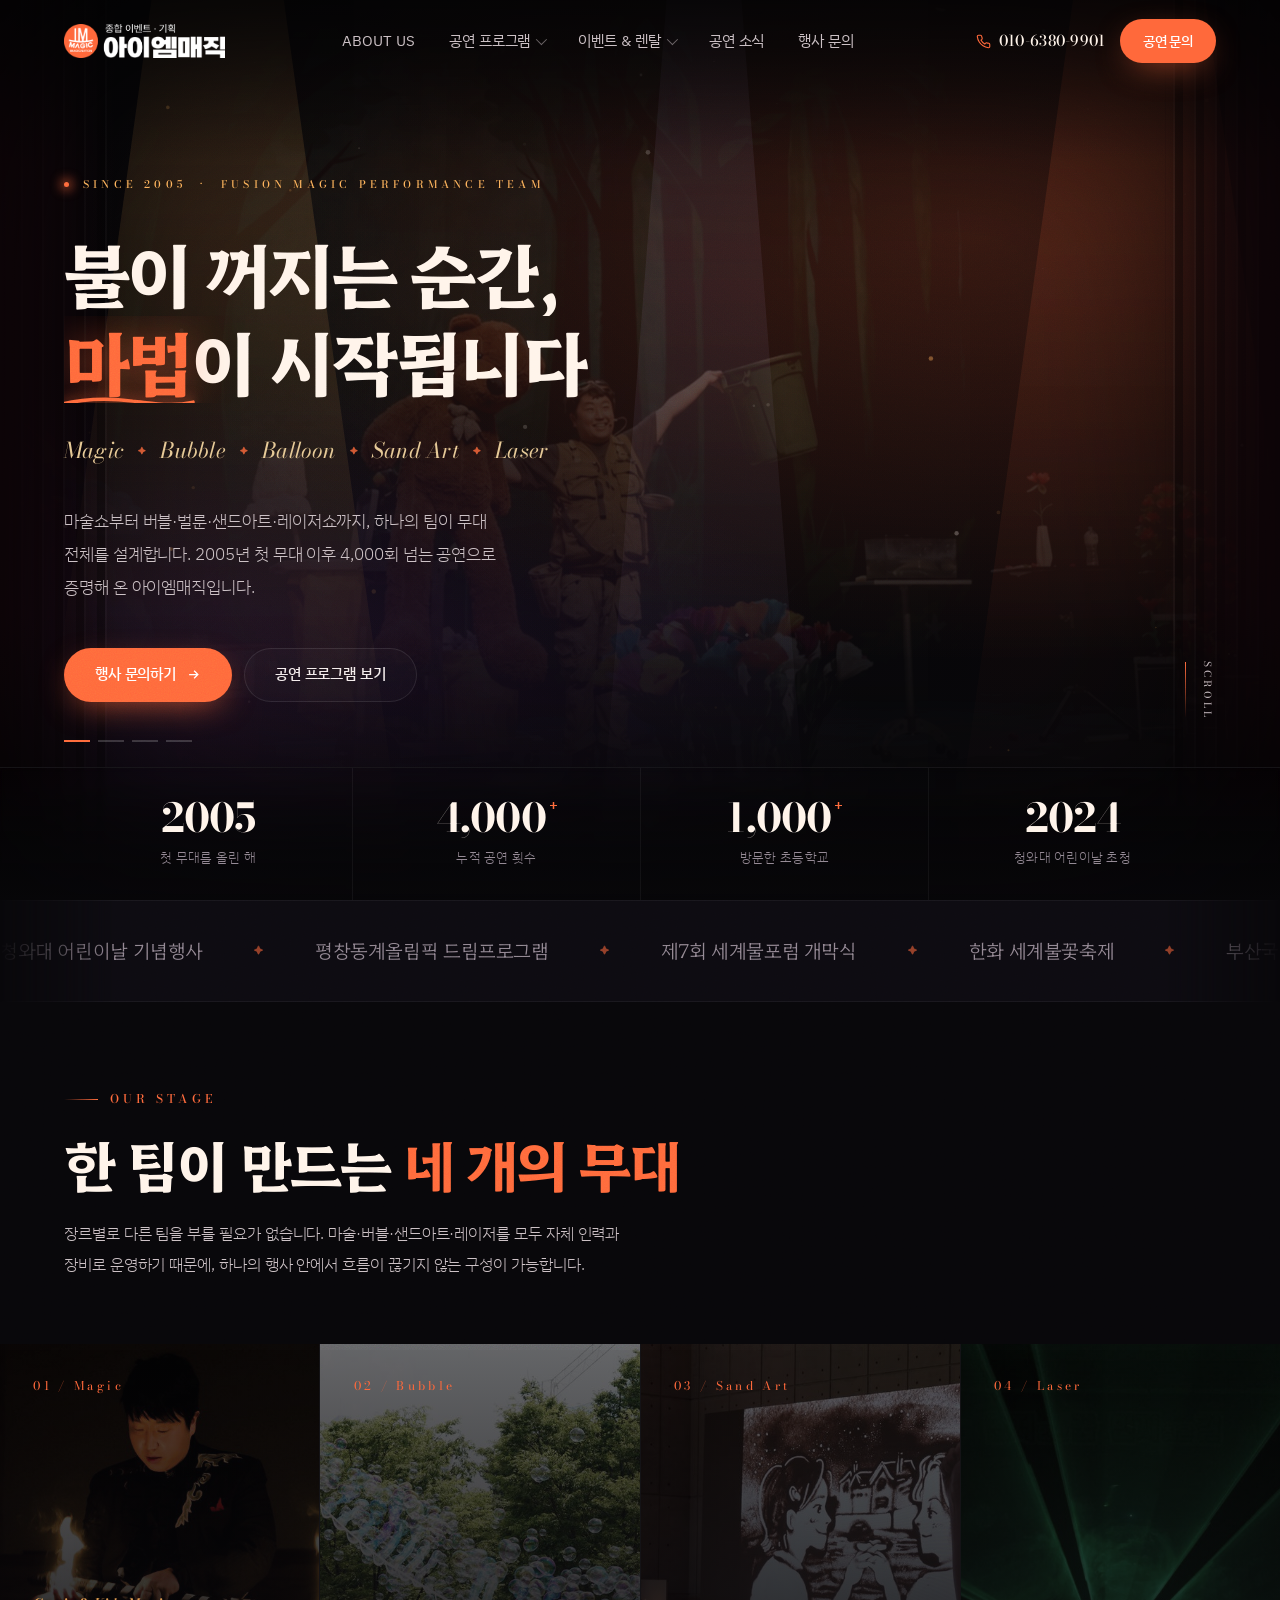
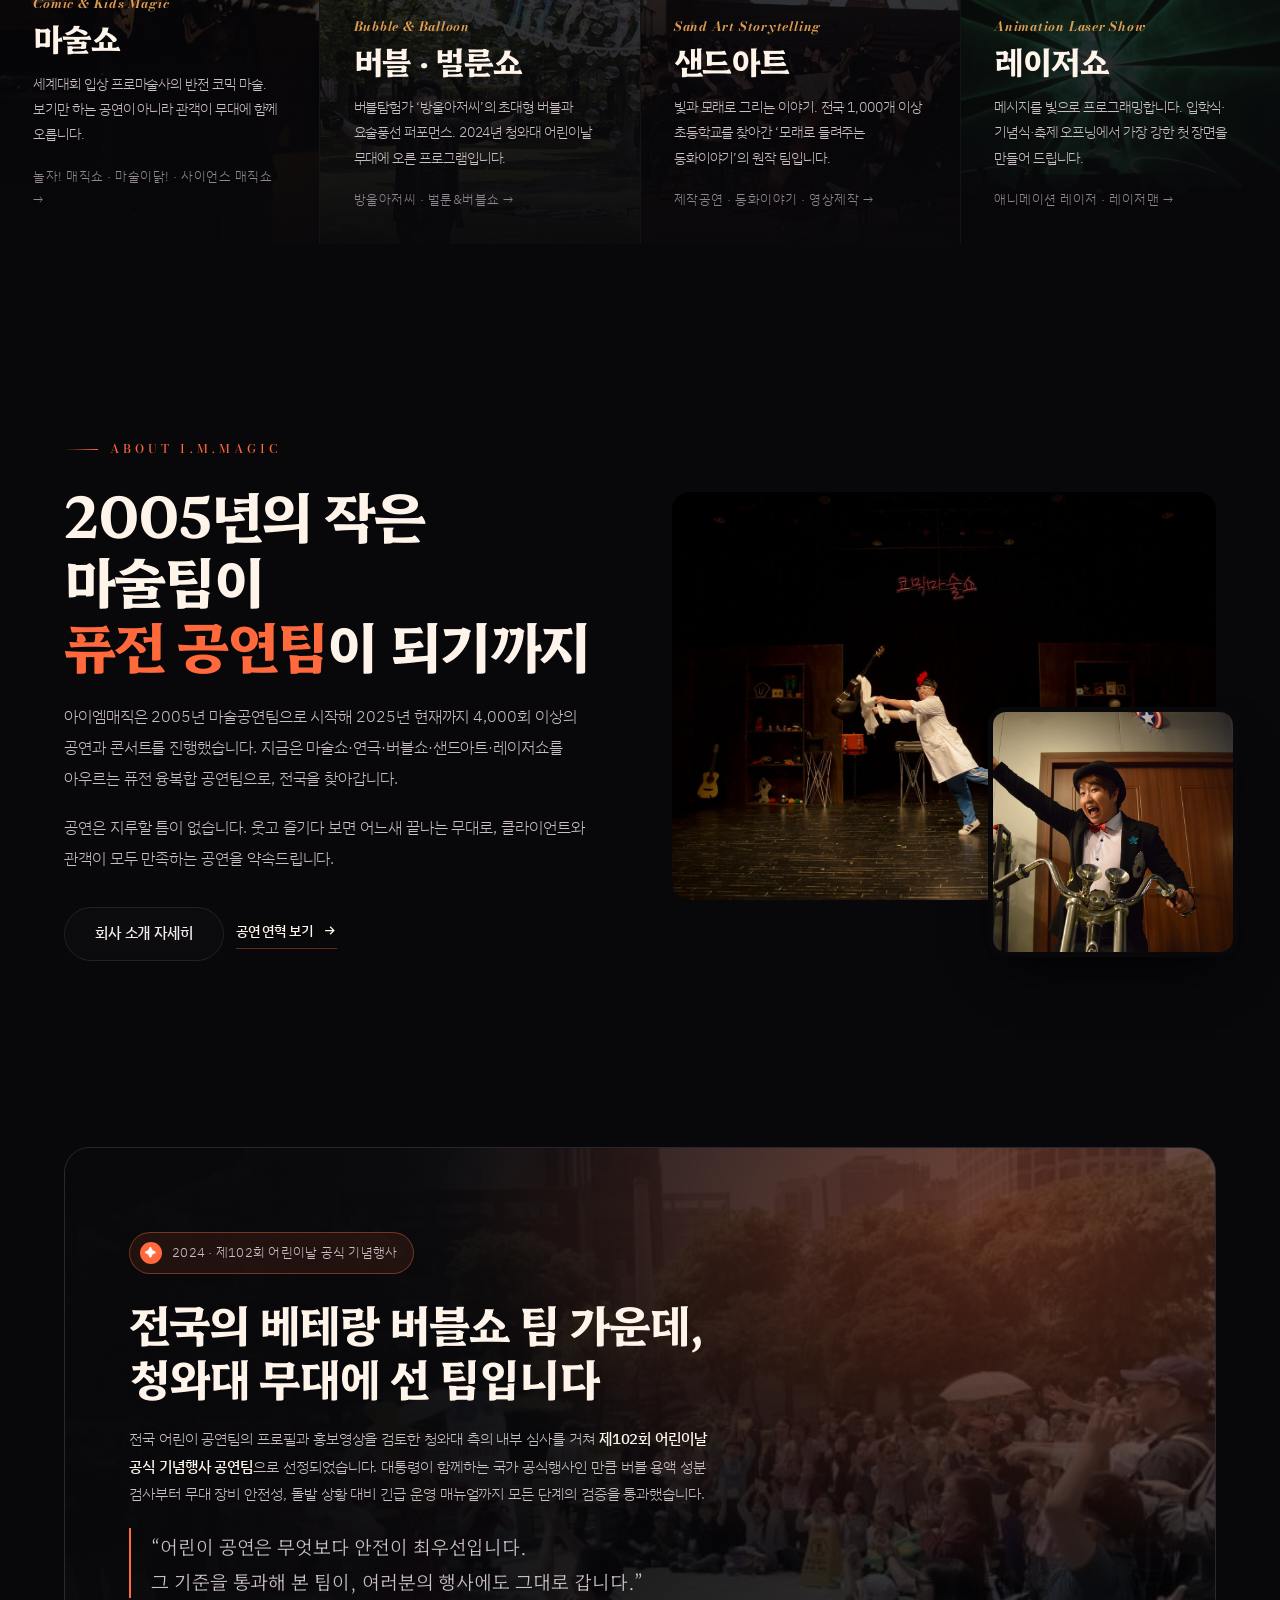
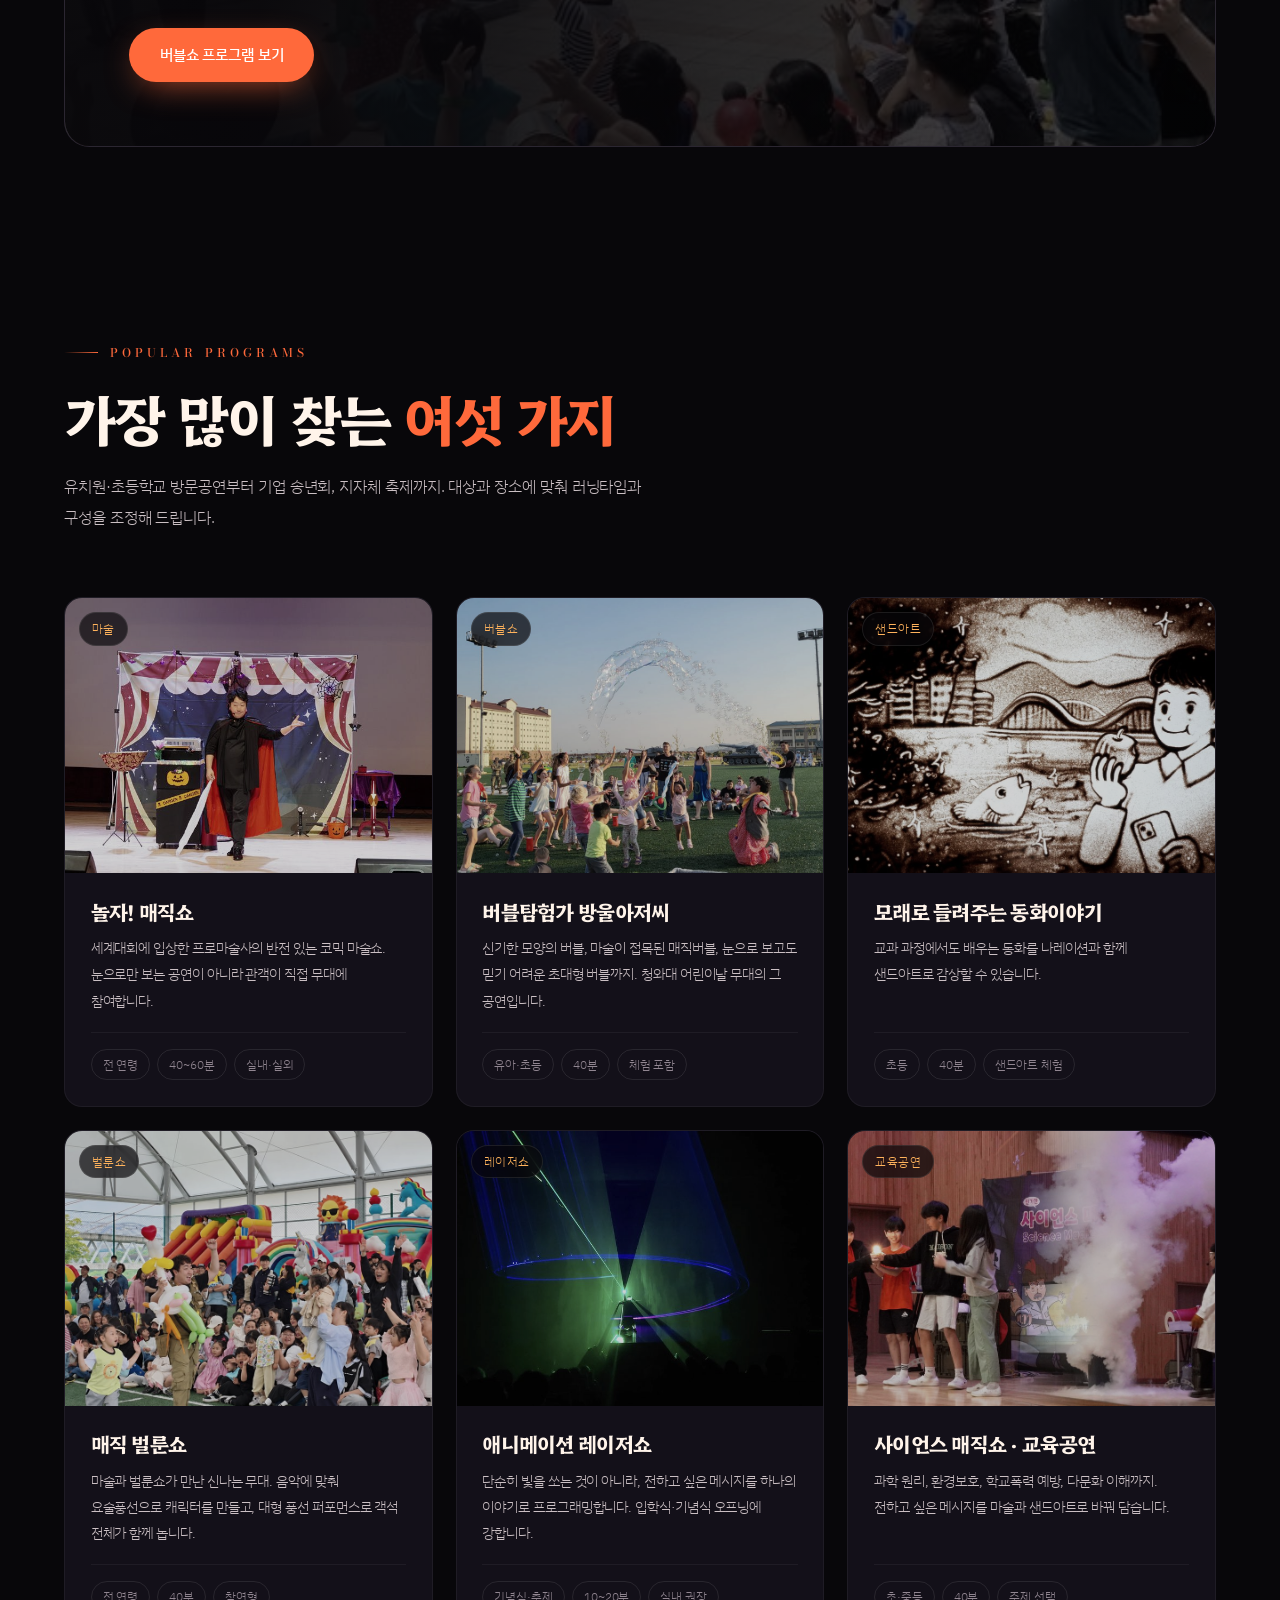
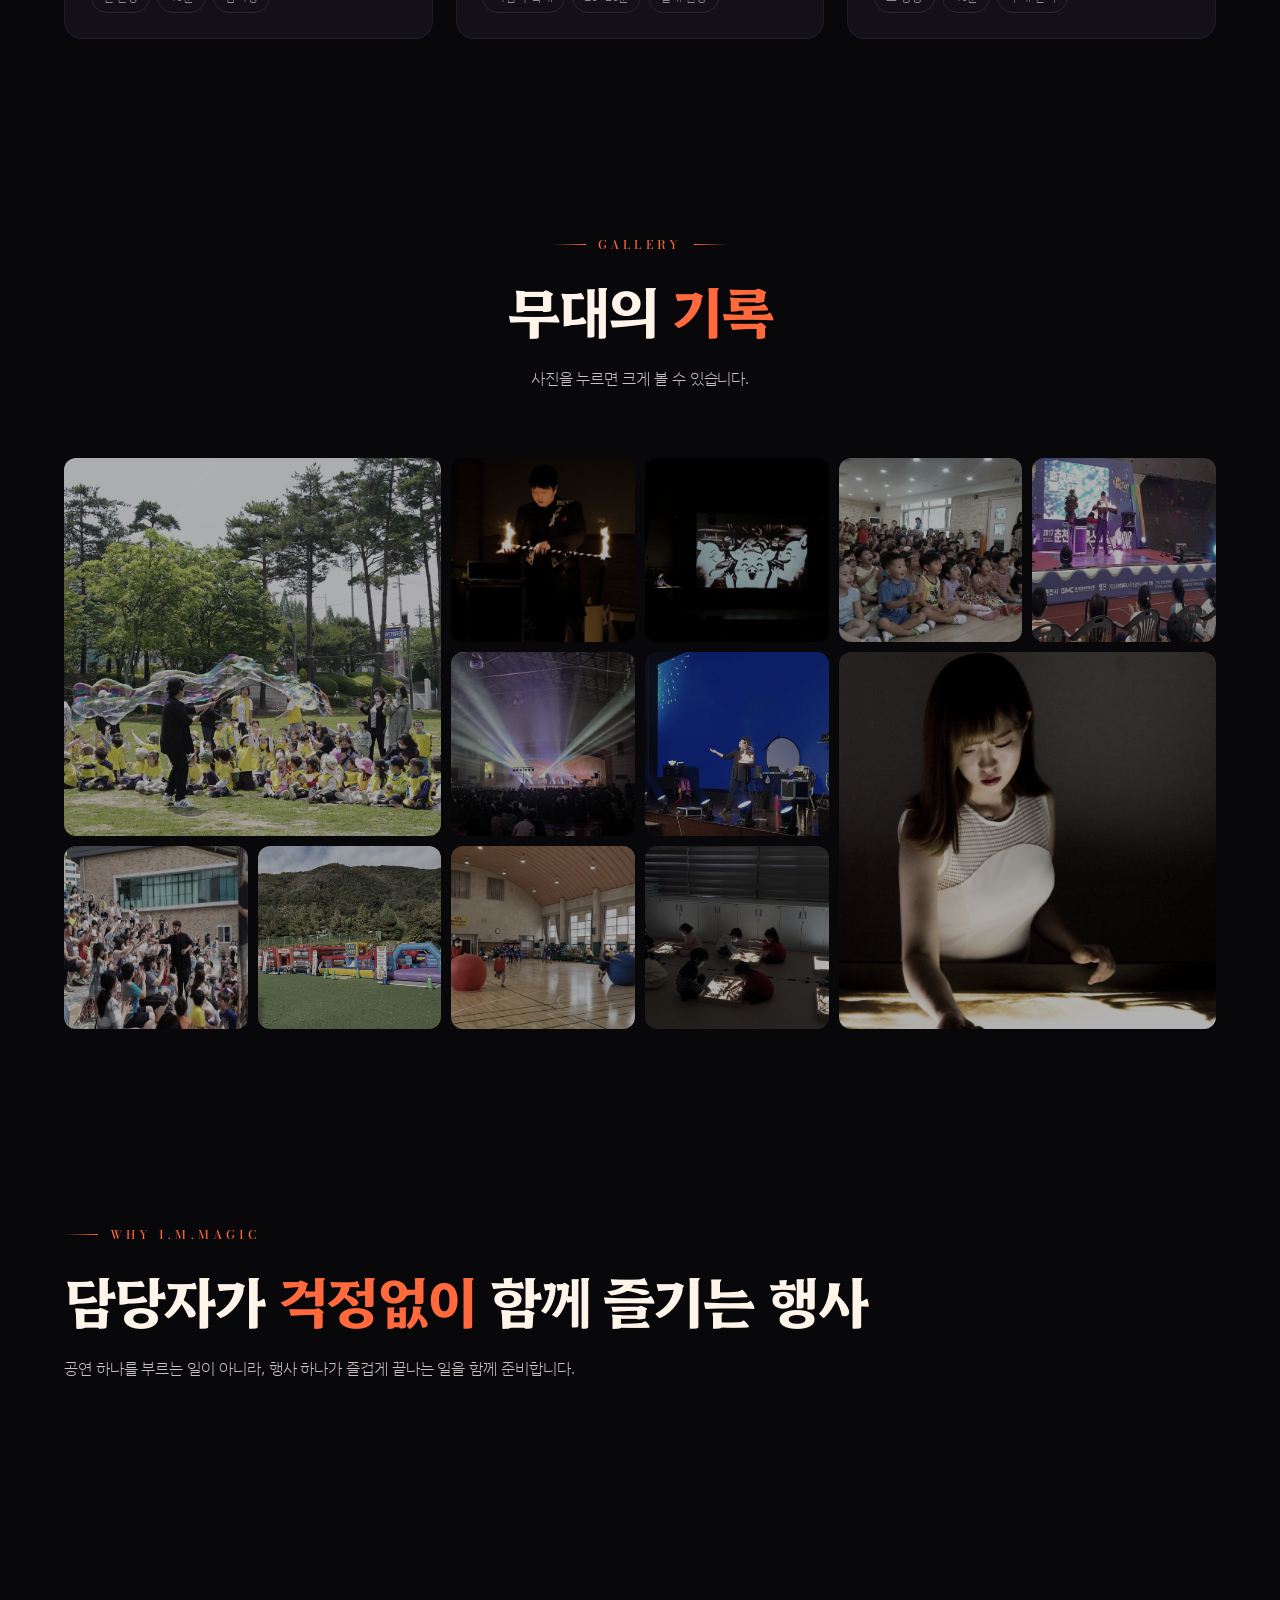
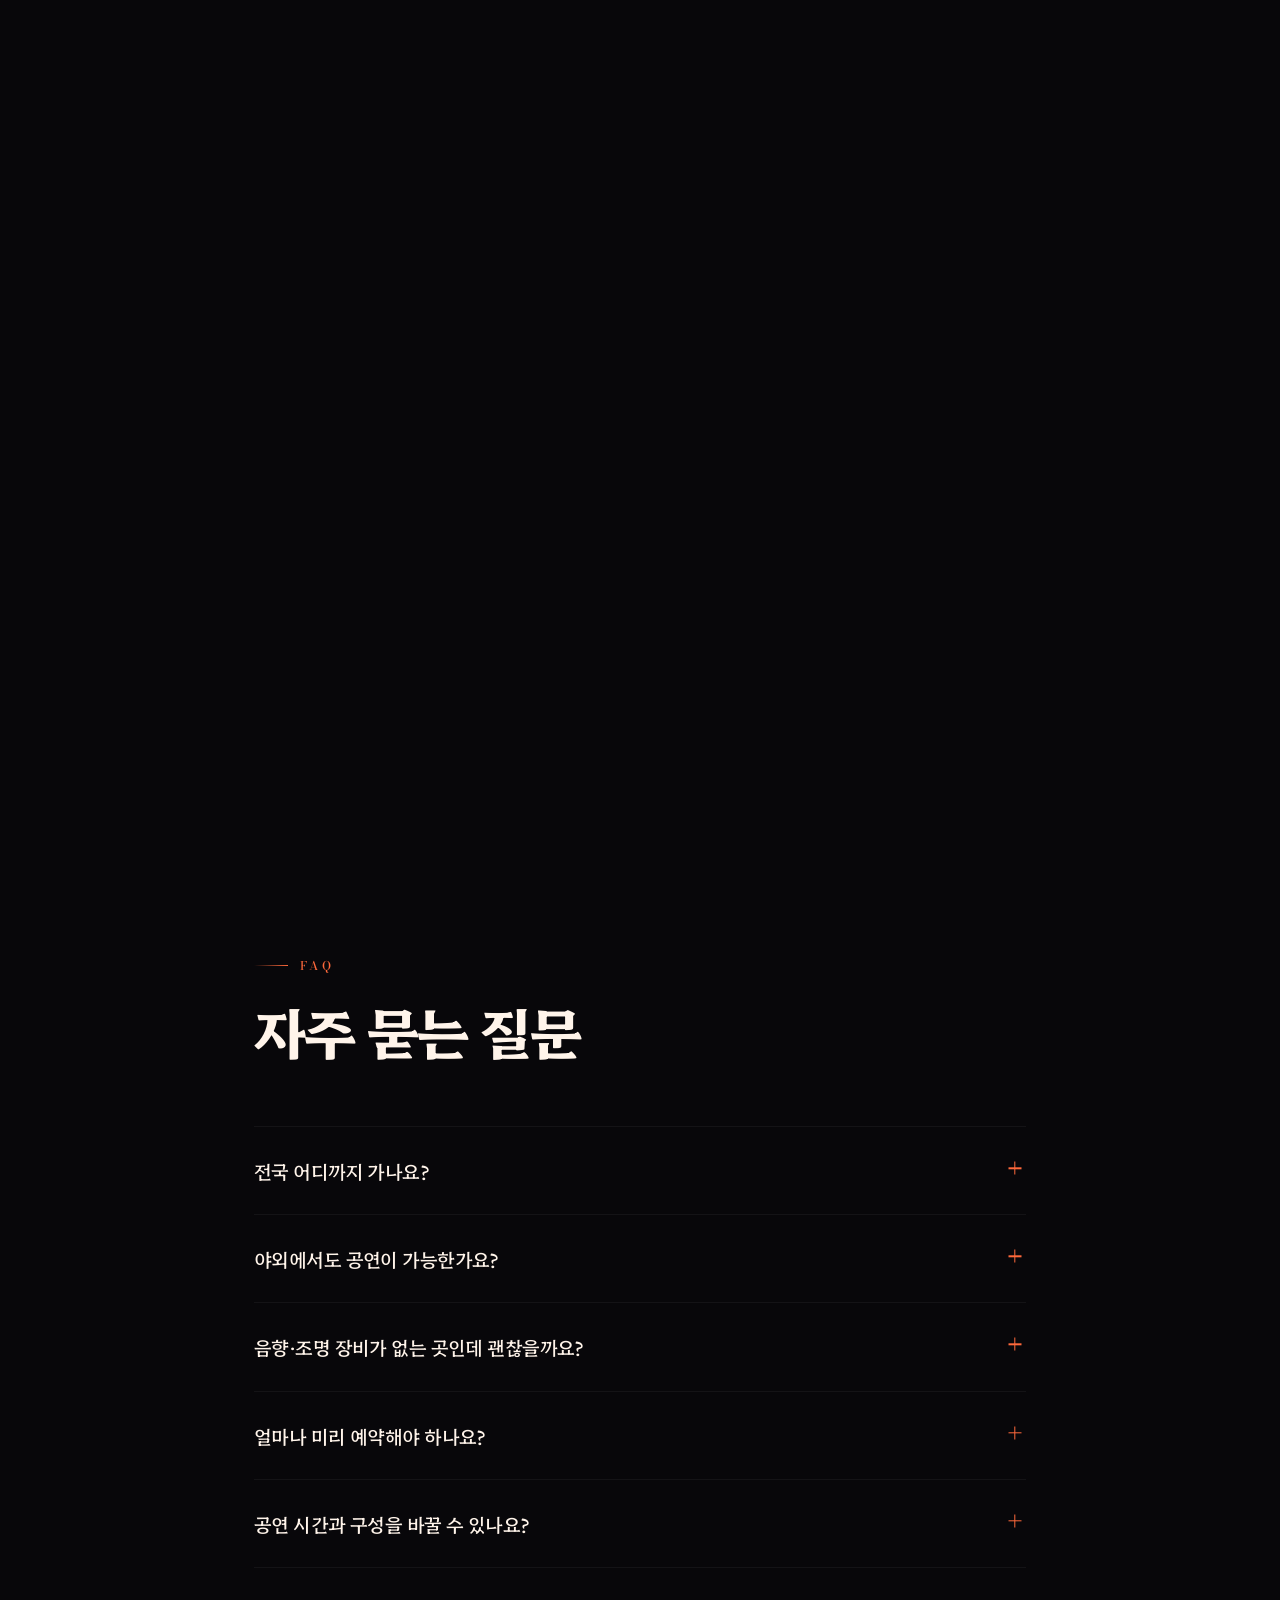
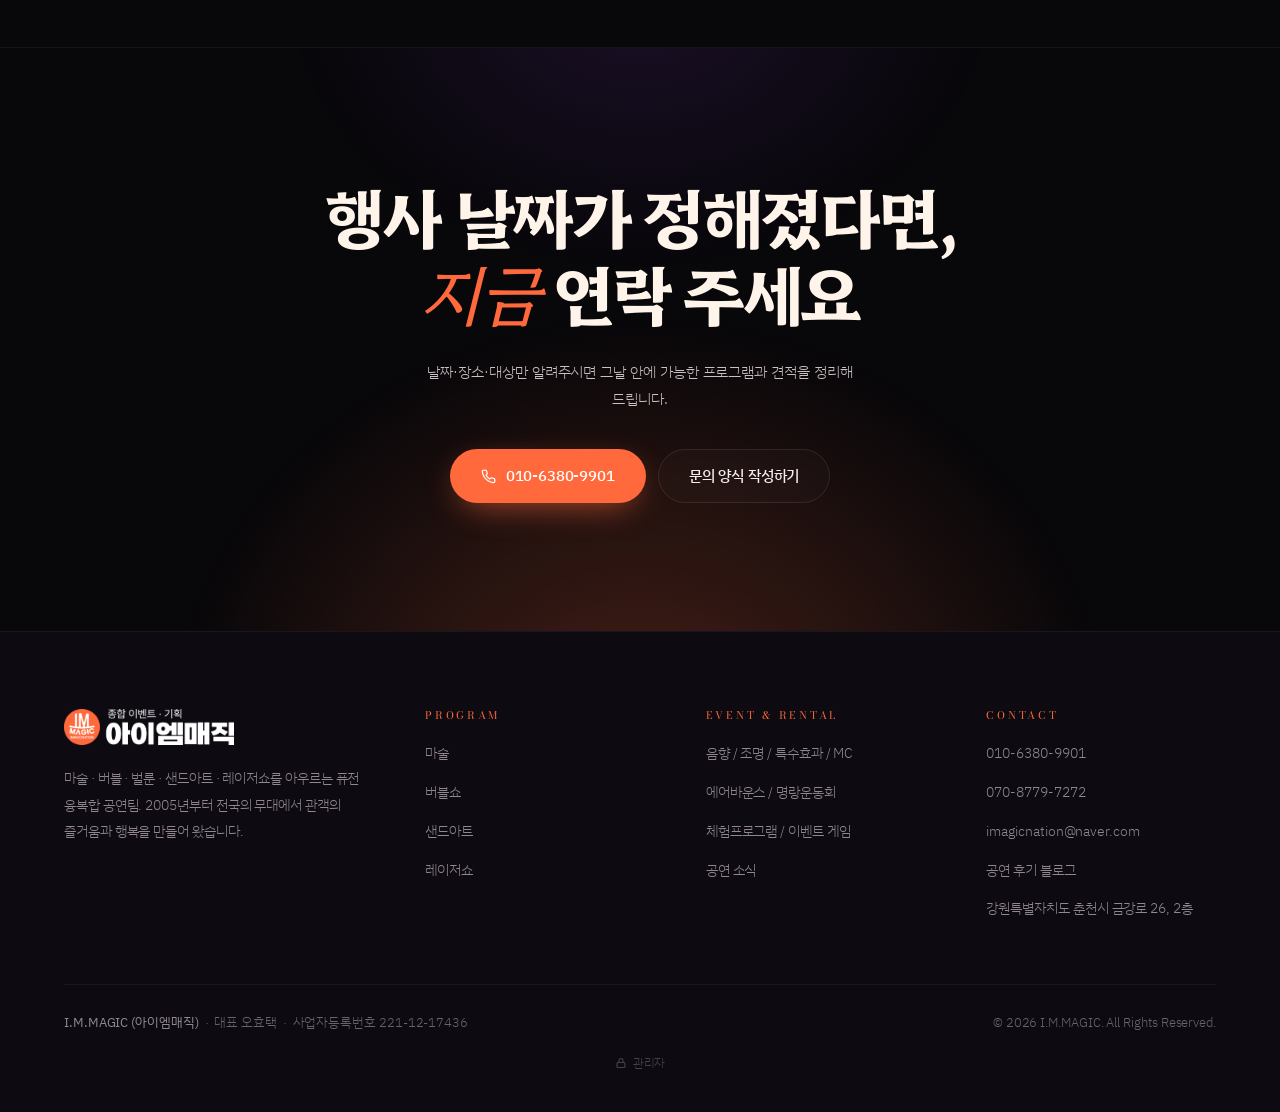
<file: index.html>
<!DOCTYPE html>
<html lang="ko">
<head>
<meta charset="utf-8">
<meta name="viewport" content="width=device-width, initial-scale=1, viewport-fit=cover">
<title>아이엠매직 I.M.MAGIC — 마술·버블·샌드아트·레이저쇼 전문 공연팀</title>
<meta name="description" content="2005년부터 4,000회 이상의 무대. 마술쇼·버블쇼·벌룬쇼·샌드아트·레이저쇼와 행사 기획·렌탈까지, 춘천에서 전국으로 찾아가는 퓨전 공연팀 아이엠매직입니다.">
<meta name="keywords" content="아이엠매직, 마술공연, 버블쇼, 샌드아트, 레이저쇼, 벌룬쇼, 학교공연, 어린이공연, 행사기획, 춘천 마술">
<meta name="theme-color" content="#08070a">
<link rel="canonical" href="https://www.immagic.kr/">

<meta property="og:type" content="website">
<meta property="og:site_name" content="아이엠매직 I.M.MAGIC">
<meta property="og:title" content="아이엠매직 — 불이 꺼지는 순간, 마법이 시작됩니다">
<meta property="og:description" content="마술·버블·벌룬·샌드아트·레이저쇼. 2005년부터 4,000회 이상의 무대를 만든 퓨전 공연팀.">
<meta property="og:image" content="assets/img/hero-duo.jpg">
<meta property="og:locale" content="ko_KR">

<link rel="icon" href="assets/img/logo-mark.png">
<link rel="apple-touch-icon" href="assets/img/logo-mark.png">

<link rel="preconnect" href="https://fonts.googleapis.com">
<link rel="preconnect" href="https://fonts.gstatic.com" crossorigin>
<link href="https://fonts.googleapis.com/css2?family=Bodoni+Moda:ital,opsz,wght@0,6..96,400..900;1,6..96,400..900&family=Hahmlet:wght@300;500;700;900&family=IBM+Plex+Sans+KR:wght@200;300;400;500;600;700&display=swap" rel="stylesheet">
<link rel="stylesheet" href="assets/css/style.css">

<script type="application/ld+json">
{
  "@context": "https://schema.org",
  "@type": "EntertainmentBusiness",
  "name": "아이엠매직 (I.M.MAGIC)",
  "alternateName": "IMAGICNATION",
  "description": "마술·버블쇼·벌룬쇼·샌드아트·레이저쇼 전문 퓨전 공연팀 및 종합 이벤트 기획사",
  "url": "https://www.immagic.kr/",
  "telephone": "+82-10-6380-9901",
  "email": "imagicnation@naver.com",
  "foundingDate": "2005",
  "founder": { "@type": "Person", "name": "오효택" },
  "address": {
    "@type": "PostalAddress",
    "streetAddress": "금강로 26, 2층",
    "addressLocality": "춘천시",
    "addressRegion": "강원특별자치도",
    "addressCountry": "KR"
  },
  "areaServed": "대한민국",
  "sameAs": ["https://blog.naver.com/imagicnation"]
}
</script>
</head>

<body>
<a class="skip" href="#main">본문 바로가기</a>

<!-- 막이 오른다 (CSS 만으로 열린다. JS 는 세션당 1회 표시만 담당) -->
<div class="reveal" id="reveal" aria-hidden="true">
  <span class="reveal__seam"></span>
  <span class="reveal__p reveal__p--l"></span>
  <span class="reveal__p reveal__p--r"></span>
</div>

<div class="grain" aria-hidden="true"></div>

<!-- ══════════════════════════════════════════════════ HEADER -->
<header class="hdr">
  <div class="hdr__in">
    <a class="brand" href="index.html" aria-label="아이엠매직 홈">
      <img src="assets/img/logo-full.png" alt="아이엠매직 I.M.MAGIC">
    </a>

    <nav class="nav" aria-label="주요 메뉴">
      <div class="nav__item">
        <a class="nav__link" href="about.html">ABOUT US</a>
      </div>

      <div class="nav__item">
        <a class="nav__link" href="programs.html">공연 프로그램 <i class="caret"></i></a>
        <div class="drop">
          <p class="drop__cap">Magic</p>
          <a href="programs.html#magic">마술 — 전체 보기</a>
          <a href="programs.html#nolja">놀자! 매직쇼</a>
          <a href="programs.html#dak">마술이닭!</a>
          <a href="programs.html#science">사이언스 매직쇼</a>
          <a href="programs.html#green">‘깜박이’의 초록매직쇼</a>
          <div class="drop__sep"></div>
          <p class="drop__cap">Bubble &amp; Balloon</p>
          <a href="programs.html#bubble">버블탐험가 방울아저씨</a>
          <a href="programs.html#balloon">벌룬 &amp; 버블쇼</a>
          <div class="drop__sep"></div>
          <p class="drop__cap">Sand Art</p>
          <a href="programs.html#sand">샌드아트 제작공연</a>
          <a href="programs.html#fairy">모래로 들려주는 동화이야기</a>
          <a href="programs.html#sandfilm">샌드아트 영상제작</a>
          <div class="drop__sep"></div>
          <p class="drop__cap">Laser</p>
          <a href="programs.html#laser">레이저쇼</a>
        </div>
      </div>

      <div class="nav__item">
        <a class="nav__link" href="rental.html">이벤트 &amp; 렌탈 <i class="caret"></i></a>
        <div class="drop">
          <a href="rental.html#av">음향 / 조명 / 특수효과 / MC</a>
          <a href="rental.html#bounce">에어바운스 / 명랑운동회</a>
          <a href="rental.html#play">체험프로그램 / 이벤트 게임</a>
        </div>
      </div>

      <div class="nav__item">
        <a class="nav__link" href="news.html">공연 소식</a>
      </div>

      <div class="nav__item">
        <a class="nav__link" href="contact.html">행사 문의</a>
      </div>
    </nav>

    <div class="hdr__cta">
      <a class="hdr__tel" href="tel:01063809901">
        <svg viewBox="0 0 24 24" fill="none" stroke="currentColor" stroke-width="1.8" aria-hidden="true"><path d="M22 16.9v3a2 2 0 0 1-2.2 2 19.8 19.8 0 0 1-8.6-3.1 19.5 19.5 0 0 1-6-6A19.8 19.8 0 0 1 2.1 4.2 2 2 0 0 1 4.1 2h3a2 2 0 0 1 2 1.7c.1 1 .4 1.9.7 2.8a2 2 0 0 1-.4 2.1L8.1 9.9a16 16 0 0 0 6 6l1.3-1.3a2 2 0 0 1 2.1-.4c.9.3 1.8.6 2.8.7a2 2 0 0 1 1.7 2z"/></svg>
        010-6380-9901
      </a>
      <a class="btn btn--flame btn--sm" href="contact.html">공연 문의</a>
      <button class="burger" type="button" aria-label="메뉴 열기" aria-expanded="false" aria-controls="mnav">
        <span></span><span></span><span></span>
      </button>
    </div>
  </div>
</header>

<!-- 모바일 메뉴 -->
<div class="mnav" id="mnav">
  <div class="mnav__grp">
    <a class="mnav__top" href="about.html">ABOUT US</a>
  </div>
  <div class="mnav__grp">
    <a class="mnav__top" href="programs.html">공연 프로그램</a>
    <div class="mnav__sub">
      <a href="programs.html#magic">마술</a>
      <a href="programs.html#nolja">놀자! 매직쇼</a>
      <a href="programs.html#dak">마술이닭!</a>
      <a href="programs.html#science">사이언스 매직쇼</a>
      <a href="programs.html#green">초록매직쇼</a>
      <a href="programs.html#bubble">방울아저씨</a>
      <a href="programs.html#balloon">벌룬&amp;버블쇼</a>
      <a href="programs.html#sand">샌드아트</a>
      <a href="programs.html#fairy">동화이야기</a>
      <a href="programs.html#sandfilm">영상제작</a>
      <a href="programs.html#laser">레이저쇼</a>
    </div>
  </div>
  <div class="mnav__grp">
    <a class="mnav__top" href="rental.html">이벤트 &amp; 렌탈</a>
    <div class="mnav__sub">
      <a href="rental.html#av">음향·조명·특수효과·MC</a>
      <a href="rental.html#bounce">에어바운스·명랑운동회</a>
      <a href="rental.html#play">체험·이벤트 게임</a>
    </div>
  </div>
  <div class="mnav__grp">
    <a class="mnav__top" href="news.html">공연 소식</a>
  </div>
  <div class="mnav__grp">
    <a class="mnav__top" href="contact.html">행사 문의</a>
  </div>
  <div class="mnav__foot">
    <a class="btn btn--flame" href="tel:01063809901">010-6380-9901 전화하기</a>
    <a class="btn btn--ghost" href="https://blog.naver.com/imagicnation" target="_blank" rel="noopener">공연 후기 블로그</a>
  </div>
</div>

<main id="main">

<!-- ══════════════════════════════════════════════════ HERO -->
<section class="hero">
  <div class="hero__stage" aria-hidden="true">
    <div class="hero__slide is-on" style="background-image:url(assets/img/hero-bear.jpg); --pos:38% 50%; --bri:.72"></div>
    <div class="hero__slide" style="background-image:url(assets/img/hero-bubble.jpg); --pos:center 60%"></div>
    <div class="hero__slide" style="background-image:url(assets/img/hero-laser.jpg); --pos:center 40%"></div>
    <div class="hero__slide" style="background-image:url(assets/img/sand-artist.jpg); --pos:center 28%"></div>
  </div>

  <div class="hero__veil"   aria-hidden="true"></div>
  <div class="hero__beams"  aria-hidden="true">
    <span class="beam beam--a"></span>
    <span class="beam beam--b"></span>
    <span class="beam beam--c"></span>
  </div>
  <canvas class="hero__dust" aria-hidden="true"></canvas>
  <div class="hero__curtain hero__curtain--l" aria-hidden="true"></div>
  <div class="hero__curtain hero__curtain--r" aria-hidden="true"></div>
  <div class="hero__vig" aria-hidden="true"></div>

  <div class="hero__in">
    <p class="hero__kicker"><i></i> Since 2005 &nbsp;·&nbsp; Fusion Magic Performance Team</p>

    <h1 class="hero__h1">
      <span class="rv"><i>불이 꺼지는 순간,</i></span>
      <span class="rv"><i><span class="flare">마법<svg viewBox="0 0 200 12" preserveAspectRatio="none" aria-hidden="true"><path d="M2 8C34 3 72 2 108 5c30 2 58 6 90 1" vector-effect="non-scaling-stroke"/></svg></span>이 시작됩니다</i></span>
    </h1>

    <p class="hero__genres">
      <span>Magic</span><i>✦</i><span>Bubble</span><i>✦</i><span>Balloon</span><i>✦</i><span>Sand&nbsp;Art</span><i>✦</i><span>Laser</span>
    </p>

    <p class="hero__sub">
      마술쇼부터 버블·벌룬·샌드아트·레이저쇼까지, 하나의 팀이 무대 전체를 설계합니다.
      2005년 첫 무대 이후 4,000회 넘는 공연으로 증명해 온 아이엠매직입니다.
    </p>

    <div class="hero__acts">
      <a class="btn btn--flame" href="contact.html">
        행사 문의하기
        <svg width="15" height="15" viewBox="0 0 24 24" fill="none" stroke="currentColor" stroke-width="2" aria-hidden="true"><path d="M5 12h14M13 6l6 6-6 6"/></svg>
      </a>
      <a class="btn btn--ghost" href="programs.html">공연 프로그램 보기</a>
    </div>

    <div class="hero__dots" role="tablist" aria-label="히어로 이미지 선택">
      <button type="button" class="is-on" role="tab" aria-selected="true"  aria-label="코믹 매직쇼"></button>
      <button type="button"              role="tab" aria-selected="false" aria-label="버블쇼"></button>
      <button type="button"              role="tab" aria-selected="false" aria-label="레이저쇼"></button>
      <button type="button"              role="tab" aria-selected="false" aria-label="샌드아트"></button>
    </div>
  </div>

  <p class="hero__cue" aria-hidden="true">Scroll <i></i></p>

  <div class="hero__stats">
    <ul>
      <li><b>2005</b><span>첫 무대를 올린 해</span></li>
      <li><b><span data-count="4,000">4,000</span><sup>+</sup></b><span>누적 공연 횟수</span></li>
      <li><b><span data-count="1,000">1,000</span><sup>+</sup></b><span>방문한 초등학교</span></li>
      <li><b>2024</b><span>청와대 어린이날 초청</span></li>
    </ul>
  </div>
</section>

<!-- ══════════════════════════════════════════════════ 레퍼런스 마퀴 -->
<div class="marq" aria-label="주요 공연 이력">
  <div class="marq__track">
    <span>청와대 어린이날 기념행사</span><span>평창동계올림픽 드림프로그램</span><span>제7회 세계물포럼 개막식</span><span>한화 세계불꽃축제</span><span>부산국제매직페스티벌</span><span>국회의사당 기념식</span><span>춘천국제마임축제</span><span>강원랜드 경제인의 밤</span><span>리우패럴림픽 응원콘서트</span><span>tvN SNL 코리아</span>
    <span aria-hidden="true">청와대 어린이날 기념행사</span><span aria-hidden="true">평창동계올림픽 드림프로그램</span><span aria-hidden="true">제7회 세계물포럼 개막식</span><span aria-hidden="true">한화 세계불꽃축제</span><span aria-hidden="true">부산국제매직페스티벌</span><span aria-hidden="true">국회의사당 기념식</span><span aria-hidden="true">춘천국제마임축제</span><span aria-hidden="true">강원랜드 경제인의 밤</span><span aria-hidden="true">리우패럴림픽 응원콘서트</span><span aria-hidden="true">tvN SNL 코리아</span>
  </div>
</div>

<!-- ══════════════════════════════════════════════════ 4대 장르 -->
<section class="section section--tight" aria-labelledby="genre-h">
  <div class="wrap shead rise">
    <p class="eyebrow">Our Stage</p>
    <h2 class="stitle" id="genre-h">한 팀이 만드는 <em>네 개의 무대</em></h2>
    <p class="slead">
      장르별로 다른 팀을 부를 필요가 없습니다. 마술·버블·샌드아트·레이저를 모두 자체 인력과
      장비로 운영하기 때문에, 하나의 행사 안에서 흐름이 끊기지 않는 구성이 가능합니다.
    </p>
  </div>

  <div class="genres rise">
    <a class="genre" href="programs.html#magic">
      <span class="genre__ph" style="background-image:url(assets/img/genre-magic.jpg)"></span>
      <span class="genre__no">01 / Magic</span>
      <h3><span class="lat">Comic &amp; Kids Magic</span>마술쇼</h3>
      <p>세계대회 입상 프로마술사의 반전 코믹 마술. 보기만 하는 공연이 아니라 관객이 무대에 함께 오릅니다.</p>
      <span class="genre__go">놀자! 매직쇼 · 마술이닭! · 사이언스 매직쇼 →</span>
    </a>

    <a class="genre" href="programs.html#bubble">
      <span class="genre__ph" style="background-image:url(assets/img/genre-bubble.jpg)"></span>
      <span class="genre__no">02 / Bubble</span>
      <h3><span class="lat">Bubble &amp; Balloon</span>버블 · 벌룬쇼</h3>
      <p>버블탐험가 ‘방울아저씨’의 초대형 버블과 요술풍선 퍼포먼스. 2024년 청와대 어린이날 무대에 오른 프로그램입니다.</p>
      <span class="genre__go">방울아저씨 · 벌룬&amp;버블쇼 →</span>
    </a>

    <a class="genre" href="programs.html#sand">
      <span class="genre__ph" style="background-image:url(assets/img/genre-sand.jpg)"></span>
      <span class="genre__no">03 / Sand Art</span>
      <h3><span class="lat">Sand Art Storytelling</span>샌드아트</h3>
      <p>빛과 모래로 그리는 이야기. 전국 1,000개 이상 초등학교를 찾아간 ‘모래로 들려주는 동화이야기’의 원작 팀입니다.</p>
      <span class="genre__go">제작공연 · 동화이야기 · 영상제작 →</span>
    </a>

    <a class="genre" href="programs.html#laser">
      <span class="genre__ph" style="background-image:url(assets/img/genre-laser.jpg)"></span>
      <span class="genre__no">04 / Laser</span>
      <h3><span class="lat">Animation Laser Show</span>레이저쇼</h3>
      <p>메시지를 빛으로 프로그래밍합니다. 입학식·기념식·축제 오프닝에서 가장 강한 첫 장면을 만들어 드립니다.</p>
      <span class="genre__go">애니메이션 레이저 · 레이저맨 →</span>
    </a>
  </div>
</section>

<!-- ══════════════════════════════════════════════════ ABOUT 요약 -->
<section class="section" aria-labelledby="about-h">
  <div class="wrap">
    <div class="grid grid--2" style="align-items:center; gap:clamp(34px,5vw,80px)">
      <div class="rise">
        <p class="eyebrow">About I.M.MAGIC</p>
        <h2 class="stitle" id="about-h" style="margin-top:20px">
          2005년의 작은 마술팀이<br><em>퓨전 공연팀</em>이 되기까지
        </h2>
        <p class="slead" style="margin-top:24px">
          아이엠매직은 2005년 마술공연팀으로 시작해 2025년 현재까지 4,000회 이상의 공연과
          콘서트를 진행했습니다. 지금은 마술쇼·연극·버블쇼·샌드아트·레이저쇼를 아우르는
          퓨전 융복합 공연팀으로, 전국을 찾아갑니다.
        </p>
        <p class="slead" style="margin-top:18px">
          공연은 지루할 틈이 없습니다. 웃고 즐기다 보면 어느새 끝나는 무대로,
          클라이언트와 관객이 모두 만족하는 공연을 약속드립니다.
        </p>
        <div style="margin-top:32px; display:flex; flex-wrap:wrap; gap:12px">
          <a class="btn btn--ghost" href="about.html">회사 소개 자세히</a>
          <a class="tlink" href="about.html#history" style="align-self:center">
            공연 연혁 보기
            <svg viewBox="0 0 24 24" fill="none" stroke="currentColor" stroke-width="2" aria-hidden="true"><path d="M5 12h14M13 6l6 6-6 6"/></svg>
          </a>
        </div>
      </div>

      <div class="prog__media prog__media--stack rise" data-d="2" style="position:relative">
        <div class="a unveil"><img src="assets/img/about-stage.jpg" alt="극장에서 진행된 코믹 마술쇼" loading="lazy"></div>
        <div class="b unveil"><img src="assets/img/about-ceo.jpg" alt="아이엠매직 대표 마술사 오효택" loading="lazy"></div>
      </div>
    </div>
  </div>
</section>

<!-- ══════════════════════════════════════════════════ 청와대 스포트라이트 -->
<section class="section section--tight" aria-labelledby="spot-h">
  <div class="wrap">
    <div class="spot rise">
      <span class="spot__bg" style="background-image:url(assets/img/bubble-crowd.jpg)"></span>
      <div class="spot__in">
        <p class="spot__badge"><b>✦</b> 2024 · 제102회 어린이날 공식 기념행사</p>
        <h2 id="spot-h">전국의 베테랑 버블쇼 팀 가운데,<br>청와대 무대에 선 팀입니다</h2>
        <p>
          전국 어린이 공연팀의 프로필과 홍보영상을 검토한 청와대 측의 내부 심사를 거쳐
          <strong style="color:var(--cream);font-weight:500">제102회 어린이날 공식 기념행사 공연팀</strong>으로 선정되었습니다.
          대통령이 함께하는 국가 공식행사인 만큼 버블 용액 성분 검사부터 무대 장비 안전성,
          돌발 상황 대비 긴급 운영 매뉴얼까지 모든 단계의 검증을 통과했습니다.
        </p>
        <p class="spot__q">
          “어린이 공연은 무엇보다 안전이 최우선입니다.<br>
          그 기준을 통과해 본 팀이, 여러분의 행사에도 그대로 갑니다.”
        </p>
        <div style="margin-top:30px">
          <a class="btn btn--flame" href="programs.html#bubble">버블쇼 프로그램 보기</a>
        </div>
      </div>
    </div>
  </div>
</section>

<!-- ══════════════════════════════════════════════════ 대표 프로그램 -->
<section class="section" aria-labelledby="pop-h">
  <div class="wrap">
    <div class="shead rise">
      <p class="eyebrow">Popular Programs</p>
      <h2 class="stitle" id="pop-h">가장 많이 찾는 <em>여섯 가지</em></h2>
      <p class="slead">
        유치원·초등학교 방문공연부터 기업 송년회, 지자체 축제까지.
        대상과 장소에 맞춰 러닝타임과 구성을 조정해 드립니다.
      </p>
    </div>

    <div class="grid grid--3">
      <a class="card rise" href="programs.html#nolja">
        <div class="card__ph unveil">
          <img src="assets/img/magic-nolja.jpg" alt="놀자! 매직쇼 무대" loading="lazy">
          <span class="card__tag">마술</span>
        </div>
        <div class="card__body">
          <h3>놀자! 매직쇼</h3>
          <p>세계대회에 입상한 프로마술사의 반전 있는 코믹 마술쇼. 눈으로만 보는 공연이 아니라 관객이 직접 무대에 참여합니다.</p>
          <div class="card__meta"><span class="chip">전 연령</span><span class="chip">40~60분</span><span class="chip">실내·실외</span></div>
        </div>
      </a>

      <a class="card rise" data-d="1" href="programs.html#bubble">
        <div class="card__ph unveil">
          <img src="assets/img/card-bubble.jpg" alt="운동장에서 진행된 초대형 버블쇼" loading="lazy">
          <span class="card__tag">버블쇼</span>
        </div>
        <div class="card__body">
          <h3>버블탐험가 방울아저씨</h3>
          <p>신기한 모양의 버블, 마술이 접목된 매직버블, 눈으로 보고도 믿기 어려운 초대형 버블까지. 청와대 어린이날 무대의 그 공연입니다.</p>
          <div class="card__meta"><span class="chip">유아·초등</span><span class="chip">40분</span><span class="chip">체험 포함</span></div>
        </div>
      </a>

      <a class="card rise" data-d="2" href="programs.html#fairy">
        <div class="card__ph unveil">
          <img src="assets/img/card-fairy.jpg" alt="모래로 들려주는 동화이야기 샌드아트 장면" loading="lazy">
          <span class="card__tag">샌드아트</span>
        </div>
        <div class="card__body">
          <h3>모래로 들려주는 동화이야기</h3>
          <p>교과 과정에서도 배우는 동화를 나레이션과 함께 샌드아트로 감상할 수 있습니다.</p>
          <div class="card__meta"><span class="chip">초등</span><span class="chip">40분</span><span class="chip">샌드아트 체험</span></div>
        </div>
      </a>

      <a class="card rise" href="programs.html#balloon">
        <div class="card__ph unveil">
          <img src="assets/img/card-balloon.jpg" alt="요술풍선과 함께한 매직 벌룬쇼" loading="lazy">
          <span class="card__tag">벌룬쇼</span>
        </div>
        <div class="card__body">
          <h3>매직 벌룬쇼</h3>
          <p>마술과 벌룬쇼가 만난 신나는 무대. 음악에 맞춰 요술풍선으로 캐릭터를 만들고, 대형 풍선 퍼포먼스로 객석 전체가 함께 놉니다.</p>
          <div class="card__meta"><span class="chip">전 연령</span><span class="chip">40분</span><span class="chip">참여형</span></div>
        </div>
      </a>

      <a class="card rise" data-d="1" href="programs.html#laser">
        <div class="card__ph unveil">
          <img src="assets/img/card-laser.jpg" alt="공연장에서 진행된 애니메이션 레이저쇼" loading="lazy">
          <span class="card__tag">레이저쇼</span>
        </div>
        <div class="card__body">
          <h3>애니메이션 레이저쇼</h3>
          <p>단순히 빛을 쏘는 것이 아니라, 전하고 싶은 메시지를 하나의 이야기로 프로그래밍합니다. 입학식·기념식 오프닝에 강합니다.</p>
          <div class="card__meta"><span class="chip">기념식·축제</span><span class="chip">10~20분</span><span class="chip">실내 권장</span></div>
        </div>
      </a>

      <a class="card rise" data-d="2" href="programs.html#science">
        <div class="card__ph unveil">
          <img src="assets/img/card-science.jpg" alt="사이언스 매직쇼 무대" loading="lazy">
          <span class="card__tag">교육공연</span>
        </div>
        <div class="card__body">
          <h3>사이언스 매직쇼 · 교육공연</h3>
          <p>과학 원리, 환경보호, 학교폭력 예방, 다문화 이해까지. 전하고 싶은 메시지를 마술과 샌드아트로 바꿔 담습니다.</p>
          <div class="card__meta"><span class="chip">초·중등</span><span class="chip">40분</span><span class="chip">주제 선택</span></div>
        </div>
      </a>
    </div>
  </div>
</section>

<!-- ══════════════════════════════════════════════════ 갤러리 -->
<section class="section section--tight" aria-labelledby="gal-h">
  <div class="wrap">
    <div class="shead shead--c rise">
      <p class="eyebrow eyebrow--c">Gallery</p>
      <h2 class="stitle" id="gal-h">무대의 <em>기록</em></h2>
      <p class="slead">사진을 누르면 크게 볼 수 있습니다.</p>
    </div>

    <div class="gal rise">
      <figure class="gal__it unveil" data-lb="assets/img/hero-bubble.jpg" data-cap="야외 잔디밭에서 진행된 초대형 버블쇼">
        <img src="assets/img/hero-bubble.jpg" alt="야외 잔디밭 버블쇼" loading="lazy"><figcaption>야외 버블쇼</figcaption>
      </figure>
      <figure class="gal__it unveil" data-lb="assets/img/magic-fire.jpg" data-cap="무대 위 파이어 매니퓰레이션">
        <img src="assets/img/magic-fire.jpg" alt="무대 파이어 퍼포먼스" loading="lazy"><figcaption>파이어 퍼포먼스</figcaption>
      </figure>
      <figure class="gal__it unveil" data-lb="assets/img/gal-sandshow.jpg" data-cap="공연장에서 진행된 샌드아트">
        <img src="assets/img/gal-sandshow.jpg" alt="샌드아트 공연" loading="lazy"><figcaption>샌드아트</figcaption>
      </figure>
      <figure class="gal__it unveil" data-lb="assets/img/magic-kids.jpg" data-cap="유치원 방문공연, 객석을 가득 채운 아이들">
        <img src="assets/img/magic-kids.jpg" alt="어린이 관객" loading="lazy"><figcaption>방문공연</figcaption>
      </figure>
      <figure class="gal__it unveil" data-lb="assets/img/stage-festival.jpg" data-cap="지역 축제 야외 특설무대">
        <img src="assets/img/stage-festival.jpg" alt="축제 무대" loading="lazy"><figcaption>축제 무대</figcaption>
      </figure>
      <figure class="gal__it unveil" data-lb="assets/img/laser-hall.jpg" data-cap="공연장 전체를 채운 레이저쇼">
        <img src="assets/img/laser-hall.jpg" alt="레이저쇼" loading="lazy"><figcaption>레이저쇼</figcaption>
      </figure>
      <figure class="gal__it unveil" data-lb="assets/img/gal-illusion.jpg" data-cap="극장 무대 일루전 마술">
        <img src="assets/img/gal-illusion.jpg" alt="일루전 마술" loading="lazy"><figcaption>일루전</figcaption>
      </figure>
      <figure class="gal__it unveil" data-lb="assets/img/sand-artist.jpg" data-cap="라이브 샌드아트 드로잉">
        <img src="assets/img/sand-artist.jpg" alt="샌드아티스트" loading="lazy"><figcaption>라이브 드로잉</figcaption>
      </figure>
      <figure class="gal__it unveil" data-lb="assets/img/bubble-street.jpg" data-cap="거리 축제 버블 퍼포먼스">
        <img src="assets/img/bubble-street.jpg" alt="거리 버블 공연" loading="lazy"><figcaption>거리 공연</figcaption>
      </figure>
      <figure class="gal__it unveil" data-lb="assets/img/event-bounce.jpg" data-cap="에어바운스 설치 운영">
        <img src="assets/img/event-bounce.jpg" alt="에어바운스" loading="lazy"><figcaption>에어바운스</figcaption>
      </figure>
      <figure class="gal__it unveil" data-lb="assets/img/event-sports.jpg" data-cap="체육관 명랑운동회 진행">
        <img src="assets/img/event-sports.jpg" alt="명랑운동회" loading="lazy"><figcaption>명랑운동회</figcaption>
      </figure>
      <figure class="gal__it unveil" data-lb="assets/img/sand-experience.jpg" data-cap="공연 후 이어지는 샌드아트 체험">
        <img src="assets/img/sand-experience.jpg" alt="샌드아트 체험" loading="lazy"><figcaption>샌드아트 체험</figcaption>
      </figure>
    </div>
  </div>
</section>

<!-- ══════════════════════════════════════════════════ 왜 아이엠매직인가 -->
<section class="section" aria-labelledby="why-h">
  <div class="wrap">
    <div class="shead rise">
      <p class="eyebrow">Why I.M.MAGIC</p>
      <h2 class="stitle" id="why-h">담당자가 <em>걱정없이</em> 함께 즐기는 행사</h2>
      <p class="slead">공연 하나를 부르는 일이 아니라, 행사 하나가 즐겁게 끝나는 일을 함께 준비합니다.</p>
    </div>

    <div class="grid grid--2">
      <article class="card rise">
        <div class="card__body">
          <h3>① 장르를 한 팀이 소화합니다</h3>
          <p>마술·버블·벌룬·샌드아트·레이저를 모두 자체 운영합니다. 팀마다 따로 계약하고 조율할 필요 없이,
             하나의 창구로 프로그램 구성부터 큐시트까지 정리됩니다.</p>
        </div>
      </article>
      <article class="card rise" data-d="1">
        <div class="card__body">
          <h3>② 음향·조명·무대까지 보유</h3>
          <p>공연만 오는 것이 아니라 음향·조명·특수효과·무대배경막 등 행사 전반의 전문 시스템을 갖추고 있습니다.
             경험 많은 전문 MC와 운영 인력이 함께 들어갑니다.</p>
        </div>
      </article>
      <article class="card rise" data-d="2">
        <div class="card__body">
          <h3>③ 학교 현장을 압니다</h3>
          <p>전국 1,000개 이상 초등학교를 방문했습니다. 교과과정과 연계한 전래동화 구성,
             학교폭력·다문화·환경 등 교육 주제 연계 공연까지 현장 눈높이로 준비합니다.</p>
        </div>
      </article>
      <article class="card rise" data-d="3">
        <div class="card__body">
          <h3>④ 안전 기준을 통과해 봤습니다</h3>
          <p>청와대 어린이날 기념행사 선정 과정에서 버블 용액 성분 검사, 무대 장비 안전성,
             긴급 운영 매뉴얼까지 검증받았습니다. 그 기준이 모든 현장의 기본값입니다.</p>
        </div>
      </article>
    </div>
  </div>
</section>

<!-- ══════════════════════════════════════════════════ 진행 절차 -->
<section class="section section--tight" aria-labelledby="step-h">
  <div class="wrap">
    <div class="shead rise">
      <p class="eyebrow">How it works</p>
      <h2 class="stitle" id="step-h">문의부터 공연까지 <em>네 단계</em></h2>
    </div>
    <div class="steps rise">
      <div class="step">
        <b>01</b>
        <h4>문의</h4>
        <p>전화·문자·카카오톡·메일 모두 가능하지만, 가장 빠른 상담은 전화 문의입니다. 행사일·장소·대상·인원만 알려주세요.</p>
      </div>
      <div class="step">
        <b>02</b>
        <h4>프로그램 제안</h4>
        <p>대상과 공간에 맞는 프로그램과 러닝타임, 필요한 장비와 견적을 제안서로 정리해 드립니다.</p>
      </div>
      <div class="step">
        <b>03</b>
        <h4>사전 점검</h4>
        <p>무대 크기, 전원, 천장고, 암전 여부, 반입 동선을 미리 확인하고 큐시트를 확정합니다.</p>
      </div>
      <div class="step">
        <b>04</b>
        <h4>공연 · 운영</h4>
        <p>공연팀과 운영 인력이 함께 들어가 셋업부터 철수까지 진행합니다.</p>
      </div>
    </div>
  </div>
</section>

<!-- ══════════════════════════════════════════════════ FAQ -->
<section class="section section--tight" aria-labelledby="faq-h">
  <div class="wrap" style="max-width:900px">
    <div class="shead rise">
      <p class="eyebrow">FAQ</p>
      <h2 class="stitle" id="faq-h">자주 묻는 질문</h2>
    </div>

    <div class="faq rise">
      <details>
        <summary>전국 어디까지 가나요? <i aria-hidden="true"></i></summary>
        <p class="faq__a">강원도 춘천에 사무실이 있지만 전국으로 찾아갑니다. 지역에 따라 이동·숙박 비용이 추가될 수 있어 문의 시 장소를 함께 알려주시면 정확한 견적을 드립니다.</p>
      </details>
      <details>
        <summary>야외에서도 공연이 가능한가요? <i aria-hidden="true"></i></summary>
        <p class="faq__a">마술·버블·벌룬쇼는 야외 진행 경험이 많습니다. 다만 샌드아트와 레이저쇼는 빛의 대비가 필요해 실내 또는 암전이 가능한 환경을 권장합니다. 야외라면 해가 진 뒤 시간대를 추천드립니다.</p>
      </details>
      <details>
        <summary>음향·조명 장비가 없는 곳인데 괜찮을까요? <i aria-hidden="true"></i></summary>
        <p class="faq__a">괜찮습니다. 음향·조명·특수효과·무대배경막을 자체 보유하고 있어 함께 반입할 수 있습니다. 필요한 전원 용량만 미리 확인해 드립니다.</p>
      </details>
      <details>
        <summary>얼마나 미리 예약해야 하나요? <i aria-hidden="true"></i></summary>
        <p class="faq__a">어린이날·크리스마스·연말 시즌과 학기 초는 두세 달 전에 마감되는 경우가 많습니다. 날짜가 정해졌다면 먼저 연락 주시고 세부 구성은 이후에 조율하셔도 됩니다.</p>
      </details>
      <details>
        <summary>공연 시간과 구성을 바꿀 수 있나요? <i aria-hidden="true"></i></summary>
        <p class="faq__a">가능합니다. 기본은 40분 구성이지만 행사 성격에 따라 15분 축하공연부터 60분 이상의 단독 공연까지 조정합니다. 두세 장르를 이어 붙인 퓨전 구성도 자주 하는 방식입니다.</p>
      </details>
    </div>
  </div>
</section>

<!-- ══════════════════════════════════════════════════ CTA -->
<section class="cta">
  <div class="wrap rise">
    <h2>행사 날짜가 정해졌다면,<br><span class="it">지금</span> 연락 주세요</h2>
    <p>날짜·장소·대상만 알려주시면 그날 안에 가능한 프로그램과 견적을 정리해 드립니다.</p>
    <div class="cta__acts">
      <a class="btn btn--flame" href="tel:01063809901">
        <svg width="15" height="15" viewBox="0 0 24 24" fill="none" stroke="currentColor" stroke-width="2" aria-hidden="true"><path d="M22 16.9v3a2 2 0 0 1-2.2 2 19.8 19.8 0 0 1-8.6-3.1 19.5 19.5 0 0 1-6-6A19.8 19.8 0 0 1 2.1 4.2 2 2 0 0 1 4.1 2h3a2 2 0 0 1 2 1.7c.1 1 .4 1.9.7 2.8a2 2 0 0 1-.4 2.1L8.1 9.9a16 16 0 0 0 6 6l1.3-1.3a2 2 0 0 1 2.1-.4c.9.3 1.8.6 2.8.7a2 2 0 0 1 1.7 2z"/></svg>
        010-6380-9901
      </a>
      <a class="btn btn--ghost" href="contact.html">문의 양식 작성하기</a>
    </div>
  </div>
</section>

</main>

<!-- ══════════════════════════════════════════════════ FOOTER -->
<footer class="ftr">
  <div class="wrap">
    <div class="ftr__top">
      <div class="ftr__brand">
        <img src="assets/img/logo-full.png" alt="아이엠매직 I.M.MAGIC">
        <p>마술 · 버블 · 벌룬 · 샌드아트 · 레이저쇼를 아우르는 퓨전 융복합 공연팀.
           2005년부터 전국의 무대에서 관객의 즐거움과 행복을 만들어 왔습니다.</p>
      </div>

      <div>
        <h4>Program</h4>
        <ul>
          <li><a href="programs.html#magic">마술</a></li>
          <li><a href="programs.html#bubble">버블쇼</a></li>
          <li><a href="programs.html#sand">샌드아트</a></li>
          <li><a href="programs.html#laser">레이저쇼</a></li>
        </ul>
      </div>

      <div>
        <h4>Event &amp; Rental</h4>
        <ul>
          <li><a href="rental.html#av">음향 / 조명 / 특수효과 / MC</a></li>
          <li><a href="rental.html#bounce">에어바운스 / 명랑운동회</a></li>
          <li><a href="rental.html#play">체험프로그램 / 이벤트 게임</a></li>
          <li><a href="news.html">공연 소식</a></li>
        </ul>
      </div>

      <div>
        <h4>Contact</h4>
        <ul>
          <li><a href="tel:01063809901">010-6380-9901</a></li>
          <li><a href="tel:07087797272">070-8779-7272</a></li>
          <li><a href="mailto:imagicnation@naver.com">imagicnation@naver.com</a></li>
          <li><a href="https://blog.naver.com/imagicnation" target="_blank" rel="noopener">공연 후기 블로그</a></li>
          <li><span>강원특별자치도 춘천시 금강로 26, 2층</span></li>
        </ul>
      </div>
    </div>

    <div class="ftr__bot">
      <p><b>I.M.MAGIC (아이엠매직)</b> &nbsp;·&nbsp; 대표 오효택 &nbsp;·&nbsp; 사업자등록번호 221-12-17436</p>
      <p>© 2026 I.M.MAGIC. All Rights Reserved.</p>
    </div>
    <div class="ftr__admin">
      <a href="news-admin.html" rel="nofollow">
        <svg viewBox="0 0 24 24" fill="none" stroke="currentColor" stroke-width="2.2" stroke-linecap="round" aria-hidden="true"><rect x="4" y="11" width="16" height="10" rx="2"/><path d="M8 11V7a4 4 0 0 1 8 0v4"/></svg>
        관리자
      </a>
    </div>
  </div>
</footer>

<!-- 모바일 하단 고정 -->
<nav class="dock" aria-label="빠른 연락">
  <a href="tel:01063809901">
    <svg viewBox="0 0 24 24" fill="none" stroke="currentColor" stroke-width="1.9" aria-hidden="true"><path d="M22 16.9v3a2 2 0 0 1-2.2 2 19.8 19.8 0 0 1-8.6-3.1 19.5 19.5 0 0 1-6-6A19.8 19.8 0 0 1 2.1 4.2 2 2 0 0 1 4.1 2h3a2 2 0 0 1 2 1.7c.1 1 .4 1.9.7 2.8a2 2 0 0 1-.4 2.1L8.1 9.9a16 16 0 0 0 6 6l1.3-1.3a2 2 0 0 1 2.1-.4c.9.3 1.8.6 2.8.7a2 2 0 0 1 1.7 2z"/></svg>
    전화 상담
  </a>
  <a class="is-key" href="contact.html">
    <svg viewBox="0 0 24 24" fill="none" stroke="currentColor" stroke-width="1.9" aria-hidden="true"><path d="M4 4h16v12H7l-3 3z"/></svg>
    행사 문의
  </a>
</nav>

<button class="top" type="button" aria-label="맨 위로">
  <svg viewBox="0 0 24 24" fill="none" stroke="currentColor" stroke-width="2" aria-hidden="true"><path d="M12 19V5M5 12l7-7 7 7"/></svg>
</button>

<script>
/* 「무대의 기록」 — photos 가지의 gallery/gallery.json 을 읽어 다시 그린다.
   못 읽으면 아래 HTML 에 박혀 있는 칸이 그대로 남으므로 갤러리가 비지 않는다. */
(function () {
  var 목록주소 = 'https://raw.githubusercontent.com/brizymedia/immagic/photos/gallery/gallery.json';
  var 사진바탕 = 'https://raw.githubusercontent.com/brizymedia/immagic/photos/';
  var 통 = document.querySelector('.gal');
  if (!통 || location.protocol.indexOf('http') !== 0) return;

  function 안전(t) {
    return String(t == null ? '' : t).replace(/[&<>"]/g, function (c) {
      return { '&': '&amp;', '<': '&lt;', '>': '&gt;', '"': '&quot;' }[c];
    });
  }
  /* assets/ 로 시작하면 홈페이지에 원래 있는 사진, 아니면 올린 사진 */
  function 주소(f) {
    return f.indexOf('assets/') === 0 ? f : 사진바탕 + f;
  }

  fetch(목록주소 + '?t=' + Math.floor(Date.now() / 300000), { cache: 'no-store' })
    .then(function (r) { return r.ok ? r.json() : null; })
    .then(function (j) {
      var 칸 = (j && Array.isArray(j.items)) ? j.items.filter(function (x) { return x && x.f; }) : [];
      if (!칸.length) return;                      // 비어 있으면 박혀 있는 것을 그대로 둔다
      통.innerHTML = 칸.map(function (x) {
        var u = 안전(주소(x.f));
        var 설명 = 안전(x.c || x.n || '아이엠매직 공연 사진');
        return '<figure class="gal__it unveil" data-lb="' + u + '" data-cap="' + 설명 + '">' +
                 '<img src="' + u + '" alt="' + 설명 + '" loading="lazy">' +
                 (x.n ? '<figcaption>' + 안전(x.n) + '</figcaption>' : '') +
               '</figure>';
      }).join('');
      // 다음 그림틀에서 덮개를 걷어 원래 등장 효과를 그대로 준다
      requestAnimationFrame(function () {
        requestAnimationFrame(function () {
          Array.prototype.forEach.call(통.children, function (el) { el.classList.add('is-in'); });
          if (window.IM && window.IM.bindLightbox) window.IM.bindLightbox();
        });
      });
    })
    .catch(function () { /* 박혀 있는 칸을 그대로 둔다 */ });
})();
</script>
<script src="assets/js/app.js"></script>
</body>
</html>
</file>
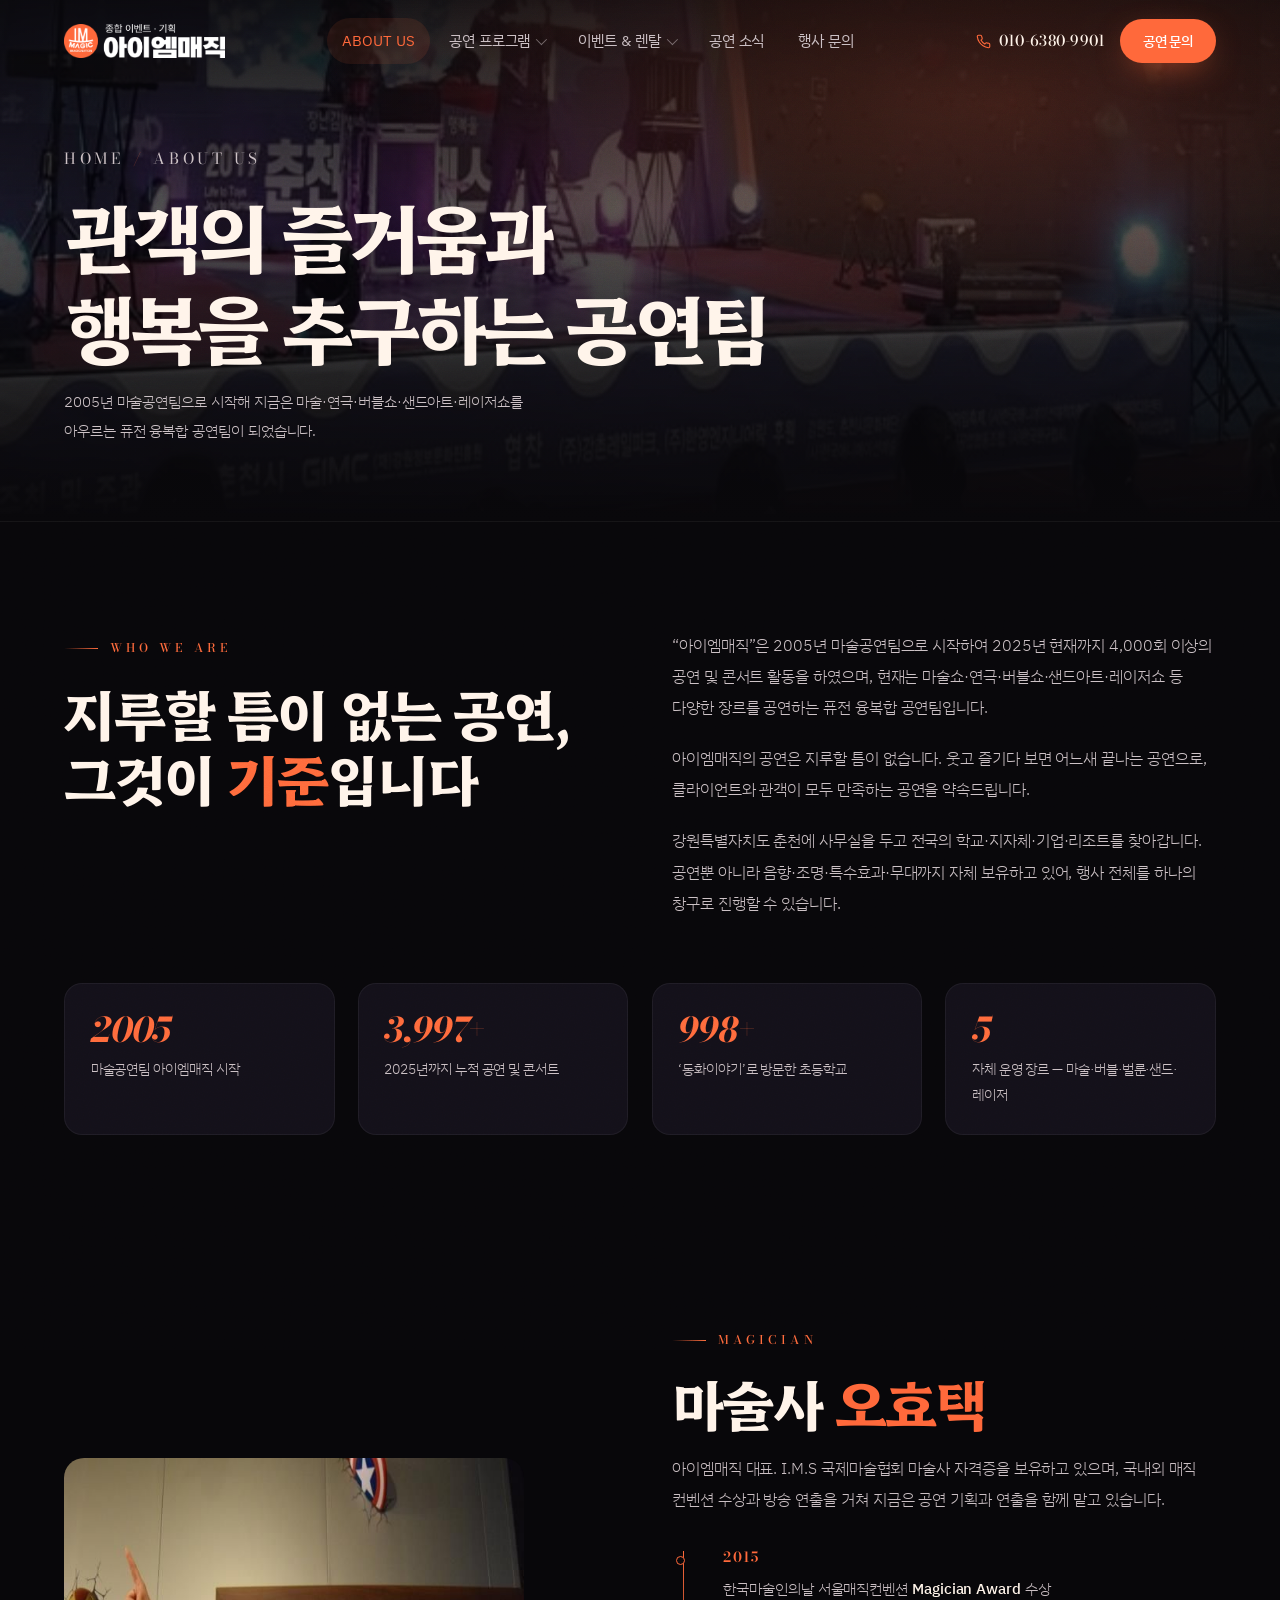
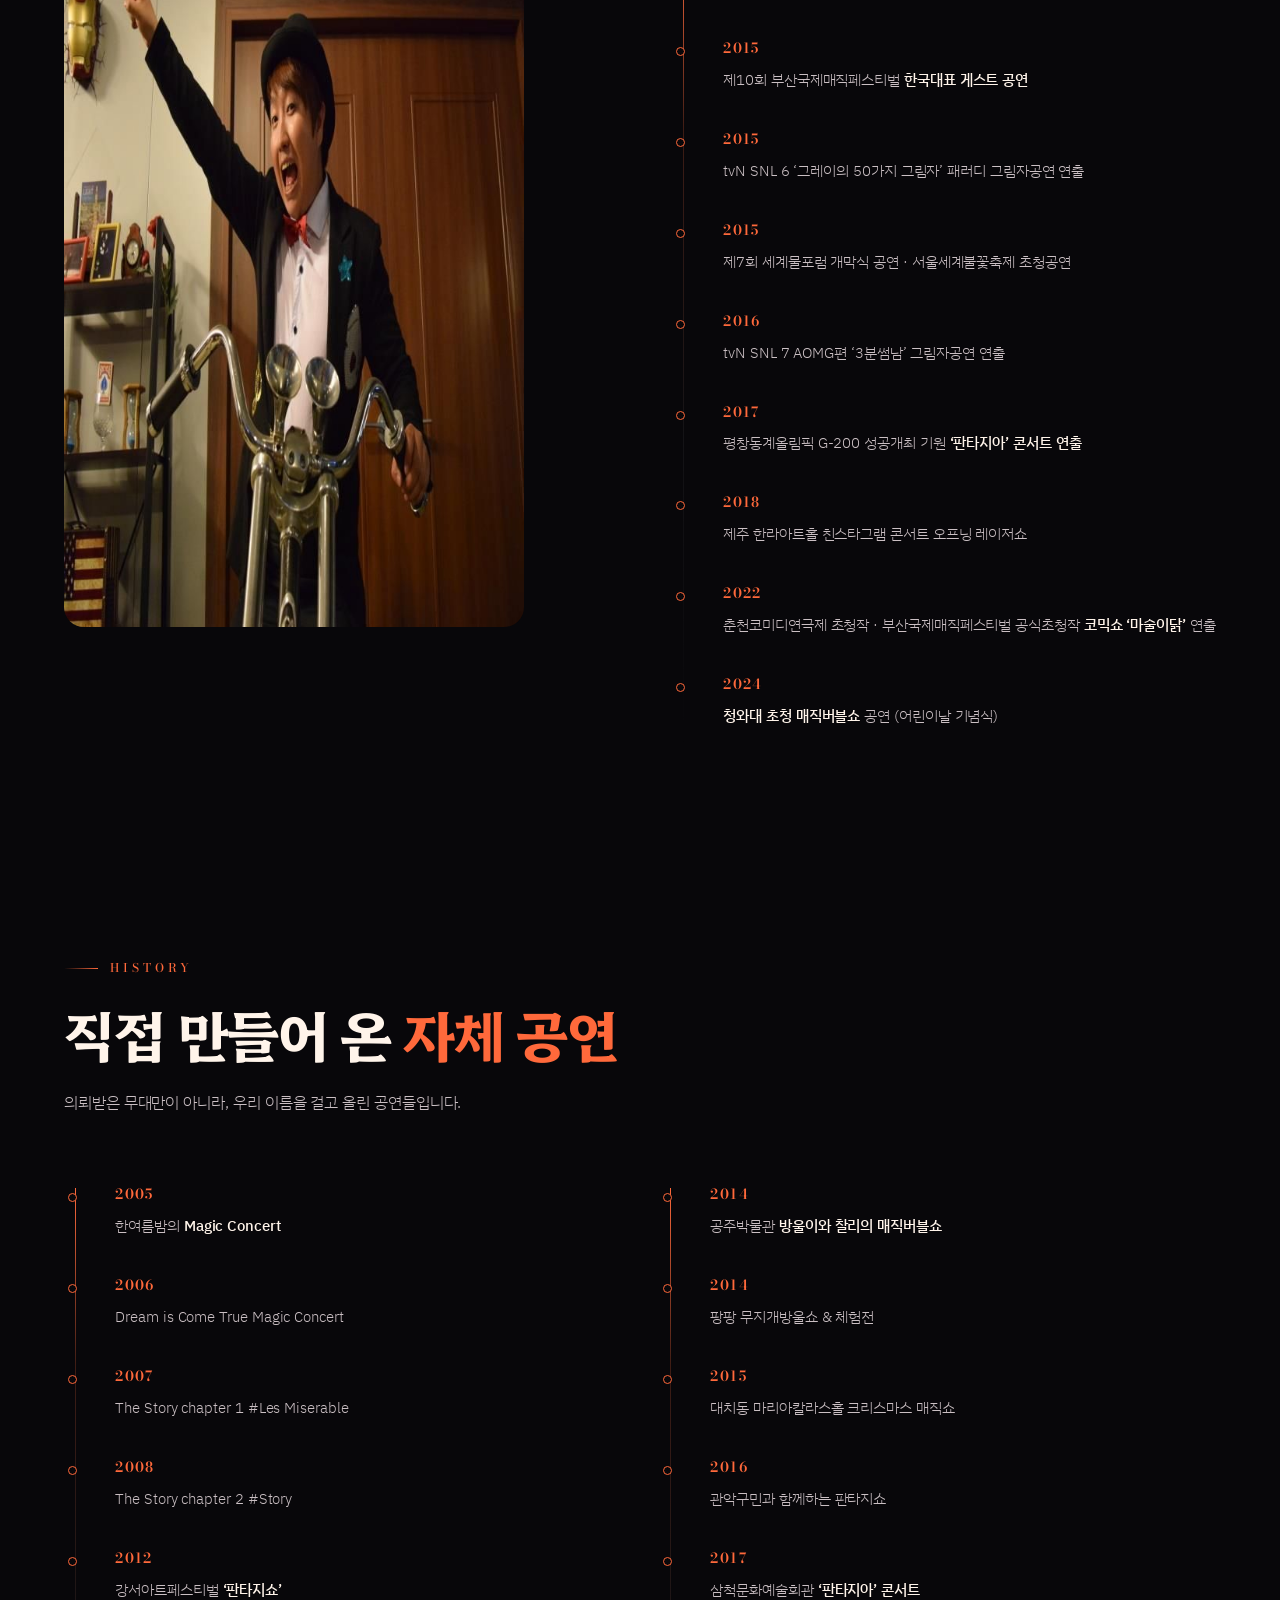
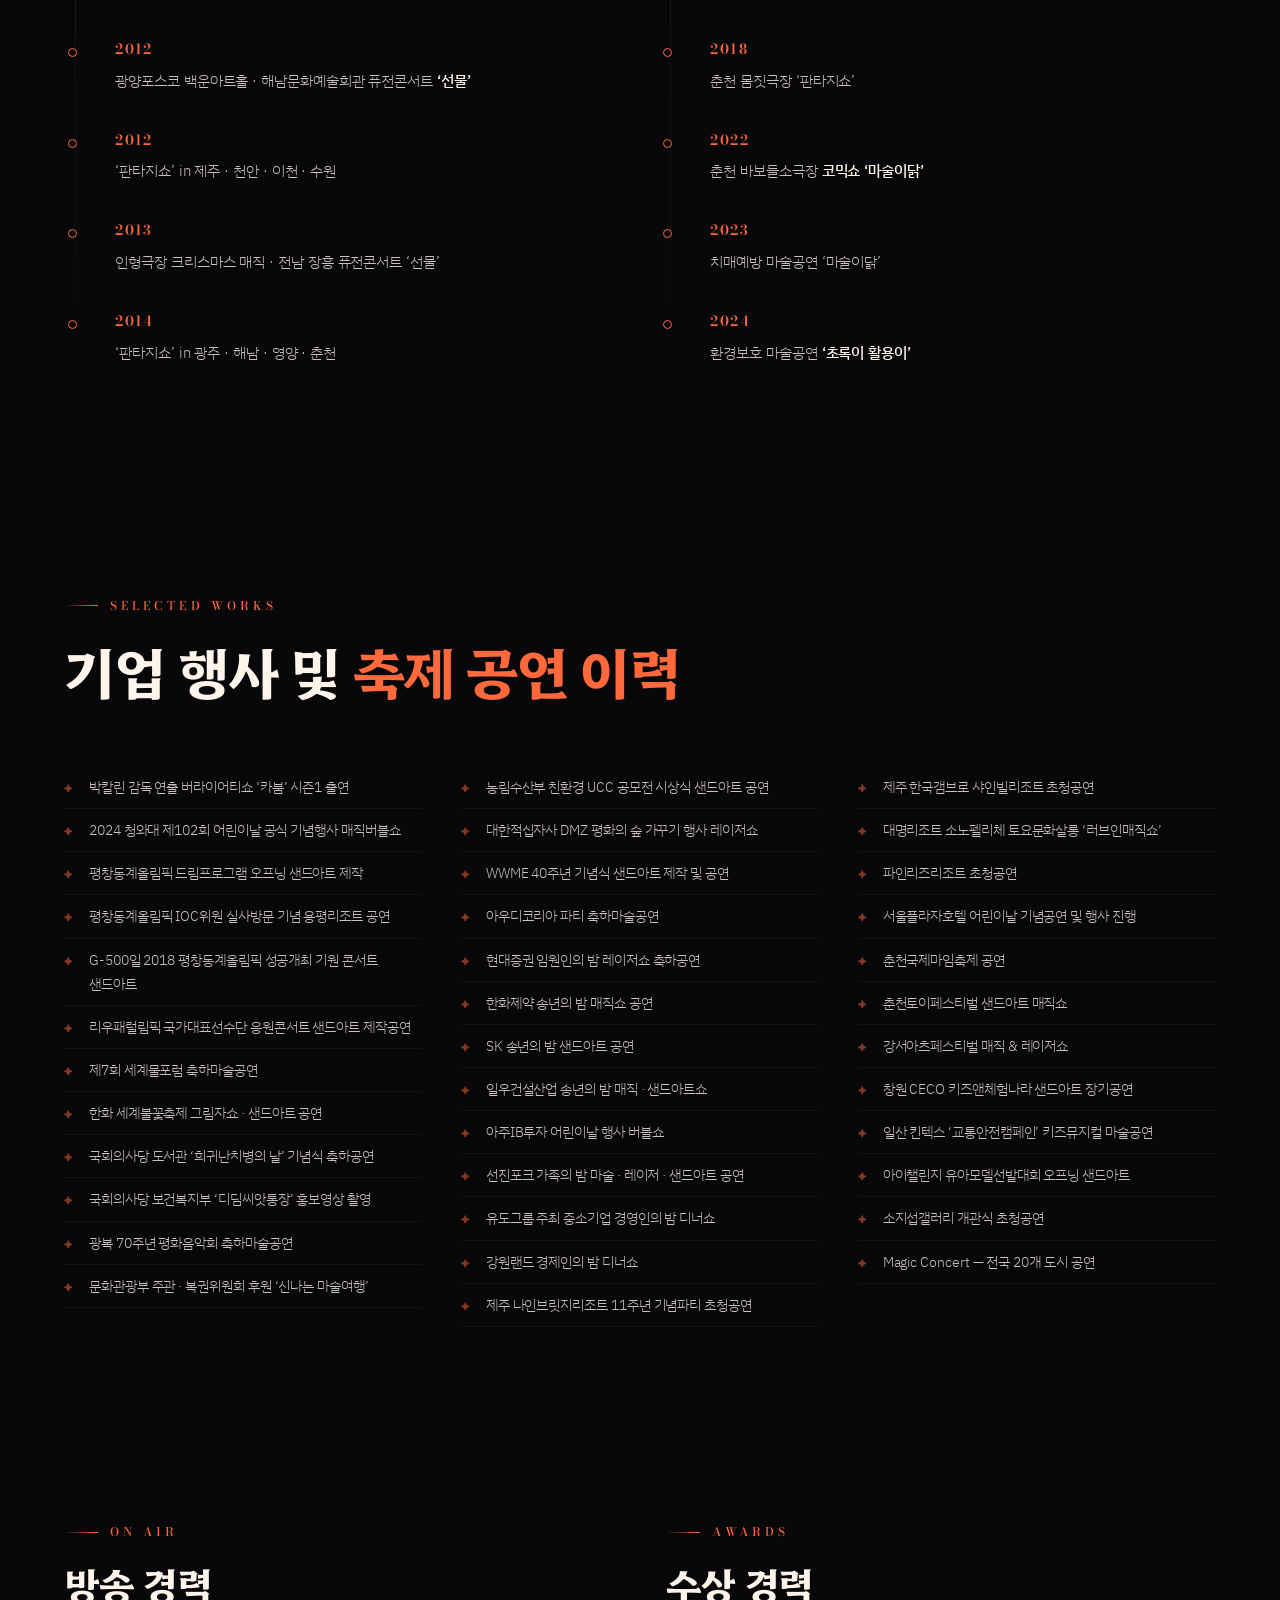
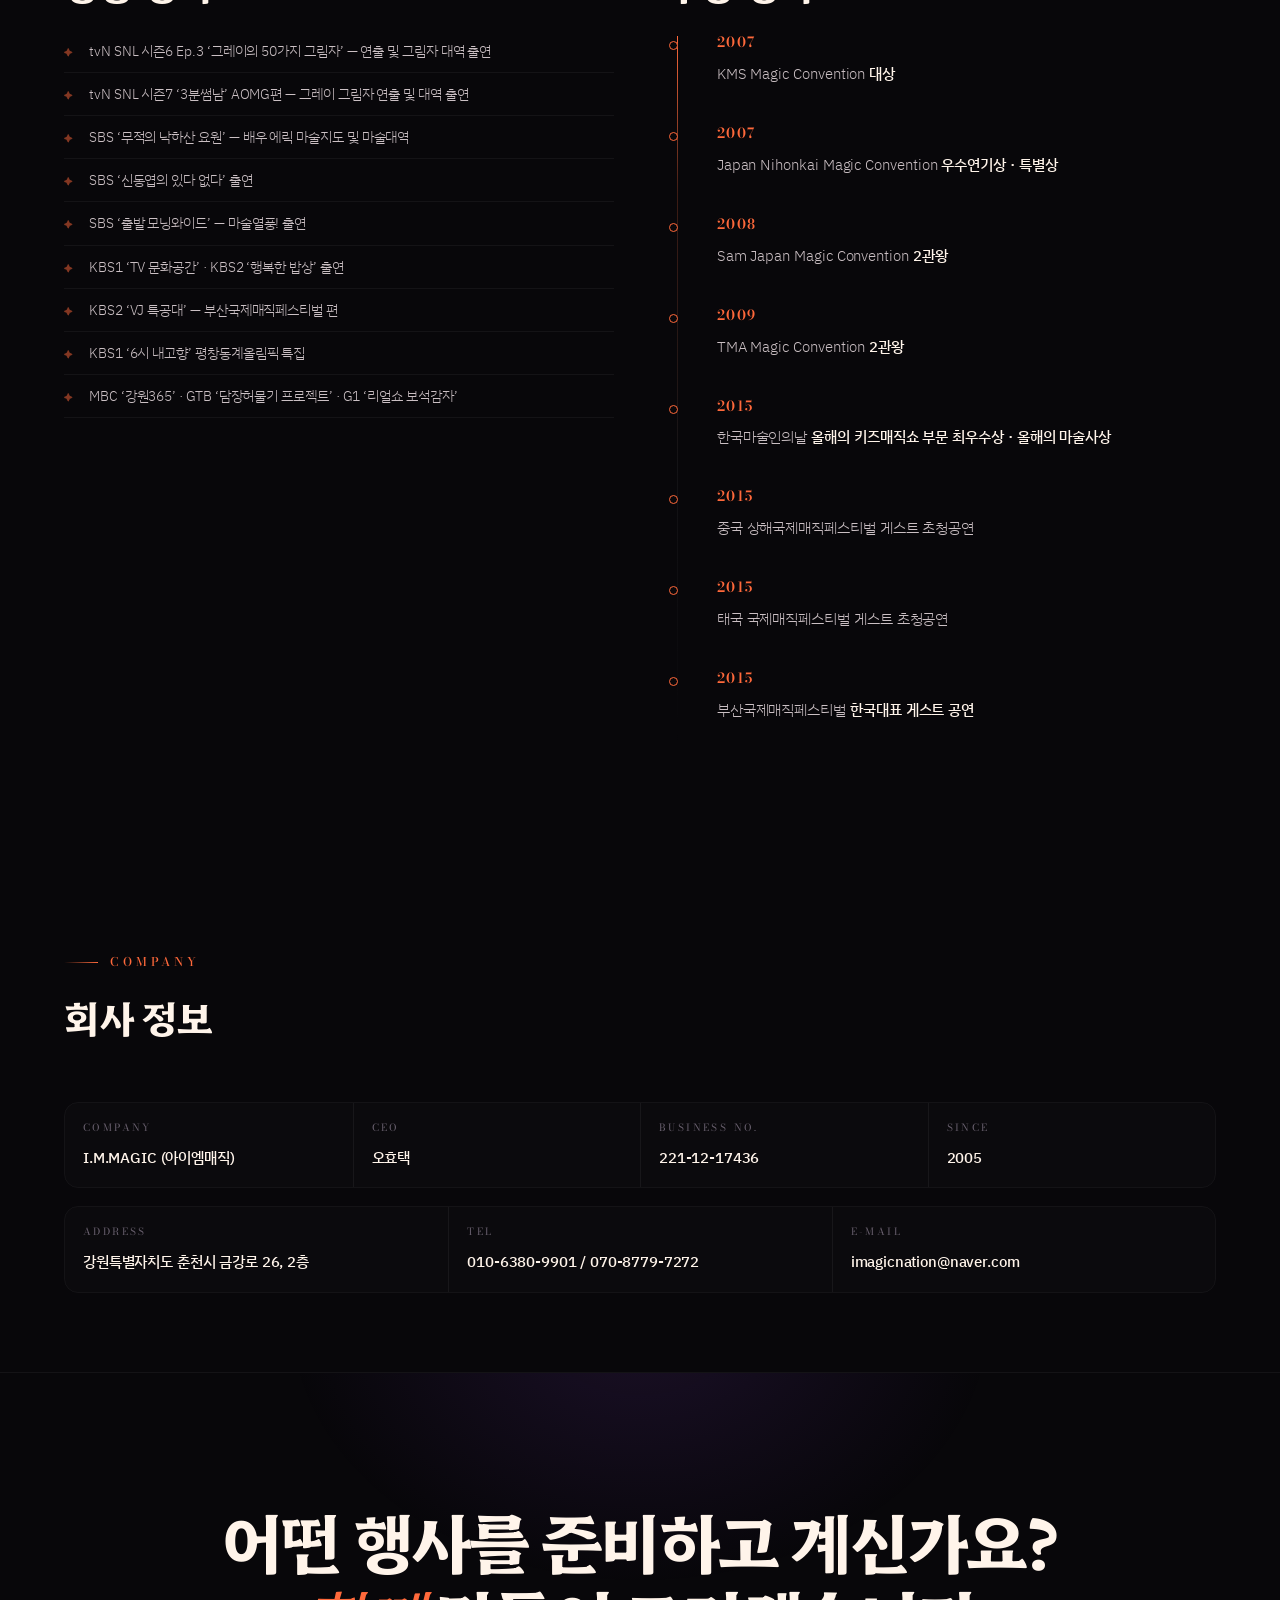
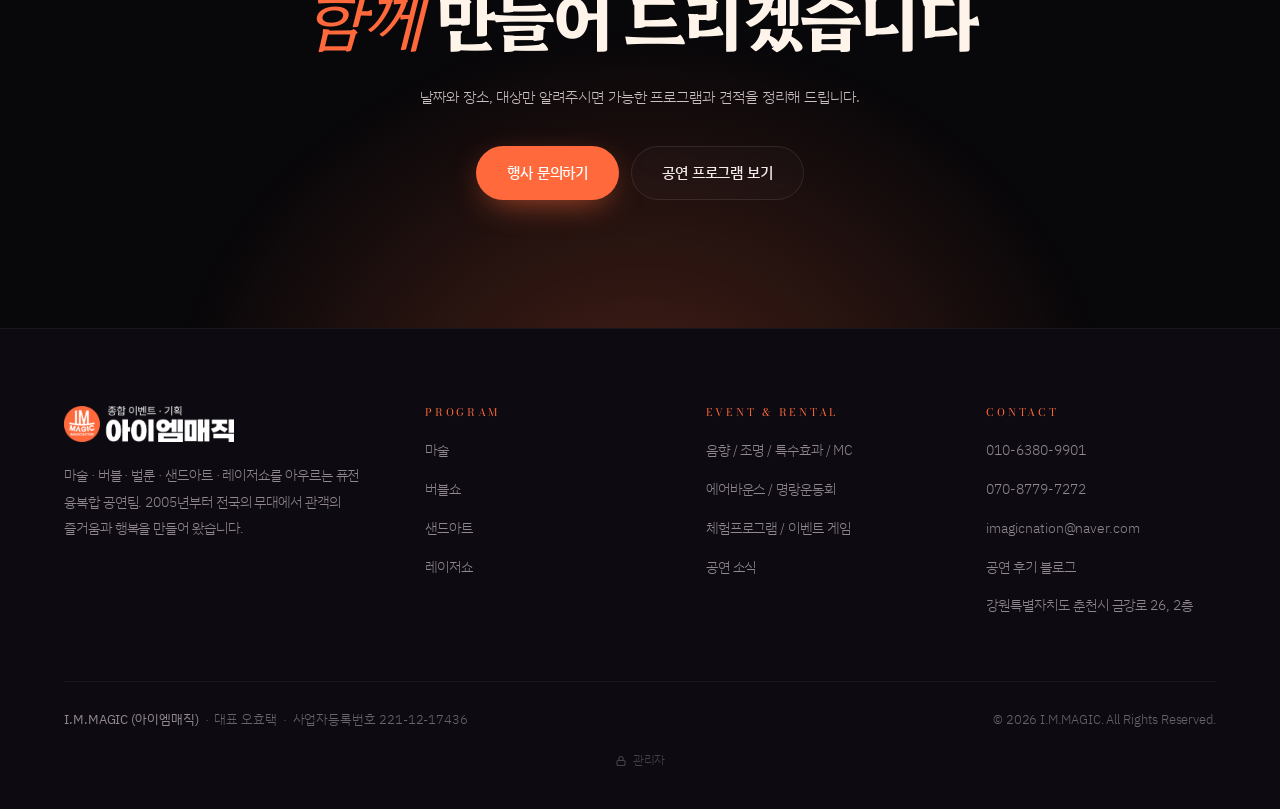
<file: about.html>
<!DOCTYPE html>
<html lang="ko">
<head>
<meta charset="utf-8">
<meta name="viewport" content="width=device-width, initial-scale=1, viewport-fit=cover">
<title>ABOUT US — 아이엠매직 I.M.MAGIC</title>
<meta name="description" content="2005년 마술공연팀으로 시작해 4,000회 이상의 무대를 만든 퓨전 융복합 공연팀 아이엠매직. 대표 오효택의 프로필과 공연 연혁, 방송·수상 경력을 소개합니다.">
<meta name="theme-color" content="#08070a">
<meta property="og:type" content="website">
<meta property="og:title" content="ABOUT US — 아이엠매직">
<meta property="og:description" content="2005년부터 4,000회 이상의 무대. 아이엠매직의 연혁과 경력.">
<meta property="og:image" content="assets/img/stage-festival.jpg">
<link rel="icon" href="assets/img/logo-mark.png">
<link rel="apple-touch-icon" href="assets/img/logo-mark.png">
<link rel="preconnect" href="https://fonts.googleapis.com">
<link rel="preconnect" href="https://fonts.gstatic.com" crossorigin>
<link href="https://fonts.googleapis.com/css2?family=Bodoni+Moda:ital,opsz,wght@0,6..96,400..900;1,6..96,400..900&family=Hahmlet:wght@300;500;700;900&family=IBM+Plex+Sans+KR:wght@200;300;400;500;600;700&display=swap" rel="stylesheet">
<link rel="stylesheet" href="assets/css/style.css">
</head>

<body>
<a class="skip" href="#main">본문 바로가기</a>
<div class="grain" aria-hidden="true"></div>

<header class="hdr">
  <div class="hdr__in">
    <a class="brand" href="index.html" aria-label="아이엠매직 홈">
      <img src="assets/img/logo-full.png" alt="아이엠매직 I.M.MAGIC">
    </a>
    <nav class="nav" aria-label="주요 메뉴">
      <div class="nav__item"><a class="nav__link" href="about.html">ABOUT US</a></div>
      <div class="nav__item">
        <a class="nav__link" href="programs.html">공연 프로그램 <i class="caret"></i></a>
        <div class="drop">
          <p class="drop__cap">Magic</p>
          <a href="programs.html#magic">마술 — 전체 보기</a>
          <a href="programs.html#nolja">놀자! 매직쇼</a>
          <a href="programs.html#dak">마술이닭!</a>
          <a href="programs.html#science">사이언스 매직쇼</a>
          <a href="programs.html#green">‘깜박이’의 초록매직쇼</a>
          <div class="drop__sep"></div>
          <p class="drop__cap">Bubble &amp; Balloon</p>
          <a href="programs.html#bubble">버블탐험가 방울아저씨</a>
          <a href="programs.html#balloon">벌룬 &amp; 버블쇼</a>
          <div class="drop__sep"></div>
          <p class="drop__cap">Sand Art</p>
          <a href="programs.html#sand">샌드아트 제작공연</a>
          <a href="programs.html#fairy">모래로 들려주는 동화이야기</a>
          <a href="programs.html#sandfilm">샌드아트 영상제작</a>
          <div class="drop__sep"></div>
          <p class="drop__cap">Laser</p>
          <a href="programs.html#laser">레이저쇼</a>
        </div>
      </div>
      <div class="nav__item">
        <a class="nav__link" href="rental.html">이벤트 &amp; 렌탈 <i class="caret"></i></a>
        <div class="drop">
          <a href="rental.html#av">음향 / 조명 / 특수효과 / MC</a>
          <a href="rental.html#bounce">에어바운스 / 명랑운동회</a>
          <a href="rental.html#play">체험프로그램 / 이벤트 게임</a>
        </div>
      </div>
      <div class="nav__item"><a class="nav__link" href="news.html">공연 소식</a></div>
      <div class="nav__item"><a class="nav__link" href="contact.html">행사 문의</a></div>
    </nav>
    <div class="hdr__cta">
      <a class="hdr__tel" href="tel:01063809901">
        <svg viewBox="0 0 24 24" fill="none" stroke="currentColor" stroke-width="1.8" aria-hidden="true"><path d="M22 16.9v3a2 2 0 0 1-2.2 2 19.8 19.8 0 0 1-8.6-3.1 19.5 19.5 0 0 1-6-6A19.8 19.8 0 0 1 2.1 4.2 2 2 0 0 1 4.1 2h3a2 2 0 0 1 2 1.7c.1 1 .4 1.9.7 2.8a2 2 0 0 1-.4 2.1L8.1 9.9a16 16 0 0 0 6 6l1.3-1.3a2 2 0 0 1 2.1-.4c.9.3 1.8.6 2.8.7a2 2 0 0 1 1.7 2z"/></svg>
        010-6380-9901
      </a>
      <a class="btn btn--flame btn--sm" href="contact.html">공연 문의</a>
      <button class="burger" type="button" aria-label="메뉴 열기" aria-expanded="false" aria-controls="mnav"><span></span><span></span><span></span></button>
    </div>
  </div>
</header>

<div class="mnav" id="mnav">
  <div class="mnav__grp"><a class="mnav__top" href="about.html">ABOUT US</a></div>
  <div class="mnav__grp">
    <a class="mnav__top" href="programs.html">공연 프로그램</a>
    <div class="mnav__sub">
      <a href="programs.html#magic">마술</a><a href="programs.html#nolja">놀자! 매직쇼</a><a href="programs.html#dak">마술이닭!</a><a href="programs.html#science">사이언스 매직쇼</a><a href="programs.html#green">초록매직쇼</a><a href="programs.html#bubble">방울아저씨</a><a href="programs.html#balloon">벌룬&amp;버블쇼</a><a href="programs.html#sand">샌드아트</a><a href="programs.html#fairy">동화이야기</a><a href="programs.html#sandfilm">영상제작</a><a href="programs.html#laser">레이저쇼</a>
    </div>
  </div>
  <div class="mnav__grp">
    <a class="mnav__top" href="rental.html">이벤트 &amp; 렌탈</a>
    <div class="mnav__sub">
      <a href="rental.html#av">음향·조명·특수효과·MC</a><a href="rental.html#bounce">에어바운스·명랑운동회</a><a href="rental.html#play">체험·이벤트 게임</a>
    </div>
  </div>
  <div class="mnav__grp"><a class="mnav__top" href="news.html">공연 소식</a></div>
  <div class="mnav__grp"><a class="mnav__top" href="contact.html">행사 문의</a></div>
  <div class="mnav__foot">
    <a class="btn btn--flame" href="tel:01063809901">010-6380-9901 전화하기</a>
    <a class="btn btn--ghost" href="https://blog.naver.com/imagicnation" target="_blank" rel="noopener">공연 후기 블로그</a>
  </div>
</div>

<main id="main">

<!-- ═══════════════════════════════ 페이지 히어로 -->
<section class="phero">
  <div class="phero__bg" style="background-image:url(assets/img/stage-festival.jpg)" aria-hidden="true"></div>
  <div class="phero__in">
    <p class="crumb"><a href="index.html">Home</a> <i>/</i> About Us</p>
    <h1>관객의 즐거움과<br>행복을 추구하는 공연팀</h1>
    <p>2005년 마술공연팀으로 시작해 지금은 마술·연극·버블쇼·샌드아트·레이저쇼를 아우르는
       퓨전 융복합 공연팀이 되었습니다.</p>
  </div>
</section>

<!-- ═══════════════════════════════ 회사 소개 -->
<section class="section" aria-labelledby="intro-h">
  <div class="wrap">
    <div class="grid grid--2" style="align-items:start; gap:clamp(34px,5vw,80px)">
      <div class="rise">
        <p class="eyebrow">Who we are</p>
        <h2 class="stitle" id="intro-h" style="margin-top:20px">
          지루할 틈이 없는 공연,<br>그것이 <em>기준</em>입니다
        </h2>
      </div>
      <div class="rise" data-d="1">
        <p class="slead">
          “아이엠매직”은 2005년 마술공연팀으로 시작하여 2025년 현재까지 4,000회 이상의 공연 및
          콘서트 활동을 하였으며, 현재는 마술쇼·연극·버블쇼·샌드아트·레이저쇼 등 다양한 장르를
          공연하는 퓨전 융복합 공연팀입니다.
        </p>
        <p class="slead" style="margin-top:20px">
          아이엠매직의 공연은 지루할 틈이 없습니다. 웃고 즐기다 보면 어느새 끝나는 공연으로,
          클라이언트와 관객이 모두 만족하는 공연을 약속드립니다.
        </p>
        <p class="slead" style="margin-top:20px">
          강원특별자치도 춘천에 사무실을 두고 전국의 학교·지자체·기업·리조트를 찾아갑니다.
          공연뿐 아니라 음향·조명·특수효과·무대까지 자체 보유하고 있어, 행사 전체를 하나의
          창구로 진행할 수 있습니다.
        </p>
      </div>
    </div>

    <div class="grid grid--4 rise" style="margin-top:clamp(44px,5vw,72px)">
      <div class="card"><div class="card__body">
        <h3 style="font-family:var(--f-display);font-style:italic;font-size:34px;color:var(--flame)">2005</h3>
        <p style="margin-top:6px">마술공연팀 아이엠매직 시작</p>
      </div></div>
      <div class="card"><div class="card__body">
        <h3 style="font-family:var(--f-display);font-style:italic;font-size:34px;color:var(--flame)"><span data-count="4,000">4,000</span>+</h3>
        <p style="margin-top:6px">2025년까지 누적 공연 및 콘서트</p>
      </div></div>
      <div class="card"><div class="card__body">
        <h3 style="font-family:var(--f-display);font-style:italic;font-size:34px;color:var(--flame)"><span data-count="1,000">1,000</span>+</h3>
        <p style="margin-top:6px">‘동화이야기’로 방문한 초등학교</p>
      </div></div>
      <div class="card"><div class="card__body">
        <h3 style="font-family:var(--f-display);font-style:italic;font-size:34px;color:var(--flame)">5</h3>
        <p style="margin-top:6px">자체 운영 장르 — 마술·버블·벌룬·샌드·레이저</p>
      </div></div>
    </div>
  </div>
</section>

<!-- ═══════════════════════════════ 대표 프로필 -->
<section class="section section--tight" aria-labelledby="ceo-h">
  <div class="wrap">
    <div class="grid grid--2" style="align-items:center; gap:clamp(32px,5vw,72px)">
      <div class="rise unveil" style="border-radius:20px; overflow:hidden; max-width:460px">
        <img src="assets/img/profile-oh.jpg" alt="아이엠매직 대표 마술사 오효택" loading="lazy">
      </div>
      <div class="rise" data-d="1">
        <p class="eyebrow">Magician</p>
        <h2 class="stitle" id="ceo-h" style="margin-top:18px">마술사 <em>오효택</em></h2>
        <p class="slead" style="margin-top:18px">
          아이엠매직 대표. I.M.S 국제마술협회 마술사 자격증을 보유하고 있으며,
          국내외 매직 컨벤션 수상과 방송 연출을 거쳐 지금은 공연 기획과 연출을 함께 맡고 있습니다.
        </p>
        <ul class="tl" style="margin-top:30px">
          <li class="tl__it"><p class="tl__yr">2015</p><p class="tl__tx">한국마술인의날 서울매직컨벤션 <strong>Magician Award</strong> 수상</p></li>
          <li class="tl__it"><p class="tl__yr">2015</p><p class="tl__tx">제10회 부산국제매직페스티벌 <strong>한국대표 게스트 공연</strong></p></li>
          <li class="tl__it"><p class="tl__yr">2015</p><p class="tl__tx">tvN SNL 6 ‘그레이의 50가지 그림자’ 패러디 그림자공연 연출</p></li>
          <li class="tl__it"><p class="tl__yr">2015</p><p class="tl__tx">제7회 세계물포럼 개막식 공연 · 서울세계불꽃축제 초청공연</p></li>
          <li class="tl__it"><p class="tl__yr">2016</p><p class="tl__tx">tvN SNL 7 AOMG편 ‘3분썸남’ 그림자공연 연출</p></li>
          <li class="tl__it"><p class="tl__yr">2017</p><p class="tl__tx">평창동계올림픽 G-200 성공개최 기원 <strong>‘판타지아’ 콘서트 연출</strong></p></li>
          <li class="tl__it"><p class="tl__yr">2018</p><p class="tl__tx">제주 한라아트홀 친스타그램 콘서트 오프닝 레이저쇼</p></li>
          <li class="tl__it"><p class="tl__yr">2022</p><p class="tl__tx">춘천코미디연극제 초청작 · 부산국제매직페스티벌 공식초청작 <strong>코믹쇼 ‘마술이닭’</strong> 연출</p></li>
          <li class="tl__it"><p class="tl__yr">2024</p><p class="tl__tx"><strong>청와대 초청 매직버블쇼</strong> 공연 (어린이날 기념식)</p></li>
        </ul>
      </div>
    </div>
  </div>
</section>

<!-- ═══════════════════════════════ 자체 공연 연혁 -->
<section class="section" id="history" aria-labelledby="hist-h">
  <div class="wrap">
    <div class="shead rise">
      <p class="eyebrow">History</p>
      <h2 class="stitle" id="hist-h">직접 만들어 온 <em>자체 공연</em></h2>
      <p class="slead">의뢰받은 무대만이 아니라, 우리 이름을 걸고 올린 공연들입니다.</p>
    </div>

    <div class="grid grid--2" style="gap:clamp(20px,3vw,52px)">
      <ul class="tl rise">
        <li class="tl__it"><p class="tl__yr">2005</p><p class="tl__tx">한여름밤의 <strong>Magic Concert</strong></p></li>
        <li class="tl__it"><p class="tl__yr">2006</p><p class="tl__tx">Dream is Come True Magic Concert</p></li>
        <li class="tl__it"><p class="tl__yr">2007</p><p class="tl__tx">The Story chapter 1 #Les Miserable</p></li>
        <li class="tl__it"><p class="tl__yr">2008</p><p class="tl__tx">The Story chapter 2 #Story</p></li>
        <li class="tl__it"><p class="tl__yr">2012</p><p class="tl__tx">강서아트페스티벌 <strong>‘판타지쇼’</strong></p></li>
        <li class="tl__it"><p class="tl__yr">2012</p><p class="tl__tx">광양포스코 백운아트홀 · 해남문화예술회관 퓨전콘서트 <strong>‘선물’</strong></p></li>
        <li class="tl__it"><p class="tl__yr">2012</p><p class="tl__tx">‘판타지쇼’ in 제주 · 천안 · 이천 · 수원</p></li>
        <li class="tl__it"><p class="tl__yr">2013</p><p class="tl__tx">인형극장 크리스마스 매직 · 전남 장흥 퓨전콘서트 ‘선물’</p></li>
        <li class="tl__it"><p class="tl__yr">2014</p><p class="tl__tx">‘판타지쇼’ in 광주 · 해남 · 영양 · 춘천</p></li>
      </ul>
      <ul class="tl rise" data-d="1">
        <li class="tl__it"><p class="tl__yr">2014</p><p class="tl__tx">공주박물관 <strong>방울이와 찰리의 매직버블쇼</strong></p></li>
        <li class="tl__it"><p class="tl__yr">2014</p><p class="tl__tx">팡팡 무지개방울쇼 &amp; 체험전</p></li>
        <li class="tl__it"><p class="tl__yr">2015</p><p class="tl__tx">대치동 마리아칼라스홀 크리스마스 매직쇼</p></li>
        <li class="tl__it"><p class="tl__yr">2016</p><p class="tl__tx">관악구민과 함께하는 판타지쇼</p></li>
        <li class="tl__it"><p class="tl__yr">2017</p><p class="tl__tx">삼척문화예술회관 <strong>‘판타지아’ 콘서트</strong></p></li>
        <li class="tl__it"><p class="tl__yr">2018</p><p class="tl__tx">춘천 몸짓극장 ‘판타지쇼’</p></li>
        <li class="tl__it"><p class="tl__yr">2022</p><p class="tl__tx">춘천 바보들소극장 <strong>코믹쇼 ‘마술이닭’</strong></p></li>
        <li class="tl__it"><p class="tl__yr">2023</p><p class="tl__tx">치매예방 마술공연 ‘마술이닭’</p></li>
        <li class="tl__it"><p class="tl__yr">2024</p><p class="tl__tx">환경보호 마술공연 <strong>‘초록이 활용이’</strong></p></li>
      </ul>
    </div>
  </div>
</section>

<!-- ═══════════════════════════════ 기업 행사·축제 -->
<section class="section section--tight" aria-labelledby="cred-h">
  <div class="wrap">
    <div class="shead rise">
      <p class="eyebrow">Selected Works</p>
      <h2 class="stitle" id="cred-h">기업 행사 및 <em>축제 공연 이력</em></h2>
    </div>
    <ul class="creds rise">
      <li>박칼린 감독 연출 버라이어티쇼 ‘카붐’ 시즌1 출연</li>
      <li>2024 청와대 제102회 어린이날 공식 기념행사 매직버블쇼</li>
      <li>평창동계올림픽 드림프로그램 오프닝 샌드아트 제작</li>
      <li>평창동계올림픽 IOC위원 실사방문 기념 용평리조트 공연</li>
      <li>G-500일 2018 평창동계올림픽 성공개최 기원 콘서트 샌드아트</li>
      <li>리우패럴림픽 국가대표선수단 응원콘서트 샌드아트 제작공연</li>
      <li>제7회 세계물포럼 축하마술공연</li>
      <li>한화 세계불꽃축제 그림자쇼 · 샌드아트 공연</li>
      <li>국회의사당 도서관 ‘희귀난치병의 날’ 기념식 축하공연</li>
      <li>국회의사당 보건복지부 ‘디딤씨앗통장’ 홍보영상 촬영</li>
      <li>광복 70주년 평화음악회 축하마술공연</li>
      <li>문화관광부 주관 · 복권위원회 후원 ‘신나는 마술여행’</li>
      <li>농림수산부 친환경 UCC 공모전 시상식 샌드아트 공연</li>
      <li>대한적십자사 DMZ 평화의 숲 가꾸기 행사 레이저쇼</li>
      <li>WWME 40주년 기념식 샌드아트 제작 및 공연</li>
      <li>아우디코리아 파티 축하마술공연</li>
      <li>현대증권 임원인의 밤 레이저쇼 축하공연</li>
      <li>한화제약 송년의 밤 매직쇼 공연</li>
      <li>SK 송년의 밤 샌드아트 공연</li>
      <li>일우건설산업 송년의 밤 매직 · 샌드아트쇼</li>
      <li>아주IB투자 어린이날 행사 버블쇼</li>
      <li>선진포크 가족의 밤 마술 · 레이저 · 샌드아트 공연</li>
      <li>유도그룹 주최 중소기업 경영인의 밤 디너쇼</li>
      <li>강원랜드 경제인의 밤 디너쇼</li>
      <li>제주 나인브릿지리조트 11주년 기념파티 초청공연</li>
      <li>제주 한국갬브로 샤인빌리조트 초청공연</li>
      <li>대명리조트 소노펠리체 토요문화살롱 ‘러브인매직쇼’</li>
      <li>파인리즈리조트 초청공연</li>
      <li>서울플라자호텔 어린이날 기념공연 및 행사 진행</li>
      <li>춘천국제마임축제 공연</li>
      <li>춘천토이페스티벌 샌드아트 매직쇼</li>
      <li>강서아츠페스티벌 매직 &amp; 레이저쇼</li>
      <li>창원 CECO 키즈앤체험나라 샌드아트 장기공연</li>
      <li>일산 킨텍스 ‘교통안전캠페인’ 키즈뮤지컬 마술공연</li>
      <li>아이챌린지 유아모델선발대회 오프닝 샌드아트</li>
      <li>소지섭갤러리 개관식 초청공연</li>
      <li>Magic Concert — 전국 20개 도시 공연</li>
    </ul>
  </div>
</section>

<!-- ═══════════════════════════════ 방송 · 수상 -->
<section class="section" aria-labelledby="media-h">
  <div class="wrap">
    <div class="grid grid--2" style="gap:clamp(30px,4vw,64px); align-items:start">
      <div class="rise">
        <p class="eyebrow">On Air</p>
        <h2 class="stitle" id="media-h" style="margin-top:18px; font-size:clamp(26px,3vw,40px)">방송 경력</h2>
        <ul class="creds" style="columns:1; margin-top:24px">
          <li>tvN SNL 시즌6 Ep.3 ‘그레이의 50가지 그림자’ — 연출 및 그림자 대역 출연</li>
          <li>tvN SNL 시즌7 ‘3분썸남’ AOMG편 — 그레이 그림자 연출 및 대역 출연</li>
          <li>SBS ‘무적의 낙하산 요원’ — 배우 에릭 마술지도 및 마술대역</li>
          <li>SBS ‘신동엽의 있다 없다’ 출연</li>
          <li>SBS ‘출발 모닝와이드’ — 마술열풍! 출연</li>
          <li>KBS1 ‘TV 문화공간’ · KBS2 ‘행복한 밥상’ 출연</li>
          <li>KBS2 ‘VJ 특공대’ — 부산국제매직페스티벌 편</li>
          <li>KBS1 ‘6시 내고향’ 평창동계올림픽 특집</li>
          <li>MBC ‘강원365’ · GTB ‘담장허물기 프로젝트’ · G1 ‘리얼쇼 보석감자’</li>
        </ul>
      </div>

      <div class="rise" data-d="1">
        <p class="eyebrow">Awards</p>
        <h2 class="stitle" style="margin-top:18px; font-size:clamp(26px,3vw,40px)">수상 경력</h2>
        <ul class="tl" style="margin-top:24px">
          <li class="tl__it"><p class="tl__yr">2007</p><p class="tl__tx">KMS Magic Convention <strong>대상</strong></p></li>
          <li class="tl__it"><p class="tl__yr">2007</p><p class="tl__tx">Japan Nihonkai Magic Convention <strong>우수연기상 · 특별상</strong></p></li>
          <li class="tl__it"><p class="tl__yr">2008</p><p class="tl__tx">Sam Japan Magic Convention <strong>2관왕</strong></p></li>
          <li class="tl__it"><p class="tl__yr">2009</p><p class="tl__tx">TMA Magic Convention <strong>2관왕</strong></p></li>
          <li class="tl__it"><p class="tl__yr">2015</p><p class="tl__tx">한국마술인의날 <strong>올해의 키즈매직쇼 부문 최우수상 · 올해의 마술사상</strong></p></li>
          <li class="tl__it"><p class="tl__yr">2015</p><p class="tl__tx">중국 상해국제매직페스티벌 게스트 초청공연</p></li>
          <li class="tl__it"><p class="tl__yr">2015</p><p class="tl__tx">태국 국제매직페스티벌 게스트 초청공연</p></li>
          <li class="tl__it"><p class="tl__yr">2015</p><p class="tl__tx">부산국제매직페스티벌 <strong>한국대표 게스트 공연</strong></p></li>
        </ul>
      </div>
    </div>
  </div>
</section>

<!-- ═══════════════════════════════ 회사 정보 -->
<section class="section section--tight" aria-labelledby="info-h">
  <div class="wrap">
    <div class="shead rise">
      <p class="eyebrow">Company</p>
      <h2 class="stitle" id="info-h" style="font-size:clamp(26px,3vw,40px)">회사 정보</h2>
    </div>
    <dl class="spec rise" style="margin-top:0">
      <div><dt>Company</dt><dd>I.M.MAGIC (아이엠매직)</dd></div>
      <div><dt>CEO</dt><dd>오효택</dd></div>
      <div><dt>Business No.</dt><dd>221-12-17436</dd></div>
      <div><dt>Since</dt><dd>2005</dd></div>
    </dl>
    <dl class="spec rise" data-d="1" style="margin-top:18px">
      <div><dt>Address</dt><dd>강원특별자치도 춘천시 금강로 26, 2층</dd></div>
      <div><dt>Tel</dt><dd>010-6380-9901 / 070-8779-7272</dd></div>
      <div><dt>E-mail</dt><dd>imagicnation@naver.com</dd></div>
    </dl>
  </div>
</section>

<section class="cta">
  <div class="wrap rise">
    <h2>어떤 행사를 준비하고 계신가요?<br><span class="it">함께</span> 만들어 드리겠습니다</h2>
    <p>날짜와 장소, 대상만 알려주시면 가능한 프로그램과 견적을 정리해 드립니다.</p>
    <div class="cta__acts">
      <a class="btn btn--flame" href="contact.html">행사 문의하기</a>
      <a class="btn btn--ghost" href="programs.html">공연 프로그램 보기</a>
    </div>
  </div>
</section>

</main>

<footer class="ftr">
  <div class="wrap">
    <div class="ftr__top">
      <div class="ftr__brand">
        <img src="assets/img/logo-full.png" alt="아이엠매직 I.M.MAGIC">
        <p>마술 · 버블 · 벌룬 · 샌드아트 · 레이저쇼를 아우르는 퓨전 융복합 공연팀.
           2005년부터 전국의 무대에서 관객의 즐거움과 행복을 만들어 왔습니다.</p>
      </div>
      <div>
        <h4>Program</h4>
        <ul>
          <li><a href="programs.html#magic">마술</a></li>
          <li><a href="programs.html#bubble">버블쇼</a></li>
          <li><a href="programs.html#sand">샌드아트</a></li>
          <li><a href="programs.html#laser">레이저쇼</a></li>
        </ul>
      </div>
      <div>
        <h4>Event &amp; Rental</h4>
        <ul>
          <li><a href="rental.html#av">음향 / 조명 / 특수효과 / MC</a></li>
          <li><a href="rental.html#bounce">에어바운스 / 명랑운동회</a></li>
          <li><a href="rental.html#play">체험프로그램 / 이벤트 게임</a></li>
          <li><a href="news.html">공연 소식</a></li>
        </ul>
      </div>
      <div>
        <h4>Contact</h4>
        <ul>
          <li><a href="tel:01063809901">010-6380-9901</a></li>
          <li><a href="tel:07087797272">070-8779-7272</a></li>
          <li><a href="mailto:imagicnation@naver.com">imagicnation@naver.com</a></li>
          <li><a href="https://blog.naver.com/imagicnation" target="_blank" rel="noopener">공연 후기 블로그</a></li>
          <li><span>강원특별자치도 춘천시 금강로 26, 2층</span></li>
        </ul>
      </div>
    </div>
    <div class="ftr__bot">
      <p><b>I.M.MAGIC (아이엠매직)</b> &nbsp;·&nbsp; 대표 오효택 &nbsp;·&nbsp; 사업자등록번호 221-12-17436</p>
      <p>© 2026 I.M.MAGIC. All Rights Reserved.</p>
    </div>
    <div class="ftr__admin">
      <a href="news-admin.html" rel="nofollow">
        <svg viewBox="0 0 24 24" fill="none" stroke="currentColor" stroke-width="2.2" stroke-linecap="round" aria-hidden="true"><rect x="4" y="11" width="16" height="10" rx="2"/><path d="M8 11V7a4 4 0 0 1 8 0v4"/></svg>
        관리자
      </a>
    </div>
  </div>
</footer>

<nav class="dock" aria-label="빠른 연락">
  <a href="tel:01063809901">
    <svg viewBox="0 0 24 24" fill="none" stroke="currentColor" stroke-width="1.9" aria-hidden="true"><path d="M22 16.9v3a2 2 0 0 1-2.2 2 19.8 19.8 0 0 1-8.6-3.1 19.5 19.5 0 0 1-6-6A19.8 19.8 0 0 1 2.1 4.2 2 2 0 0 1 4.1 2h3a2 2 0 0 1 2 1.7c.1 1 .4 1.9.7 2.8a2 2 0 0 1-.4 2.1L8.1 9.9a16 16 0 0 0 6 6l1.3-1.3a2 2 0 0 1 2.1-.4c.9.3 1.8.6 2.8.7a2 2 0 0 1 1.7 2z"/></svg>
    전화 상담
  </a>
  <a class="is-key" href="contact.html">
    <svg viewBox="0 0 24 24" fill="none" stroke="currentColor" stroke-width="1.9" aria-hidden="true"><path d="M4 4h16v12H7l-3 3z"/></svg>
    행사 문의
  </a>
</nav>

<button class="top" type="button" aria-label="맨 위로">
  <svg viewBox="0 0 24 24" fill="none" stroke="currentColor" stroke-width="2" aria-hidden="true"><path d="M12 19V5M5 12l7-7 7 7"/></svg>
</button>

<script src="assets/js/app.js"></script>
</body>
</html>
</file>
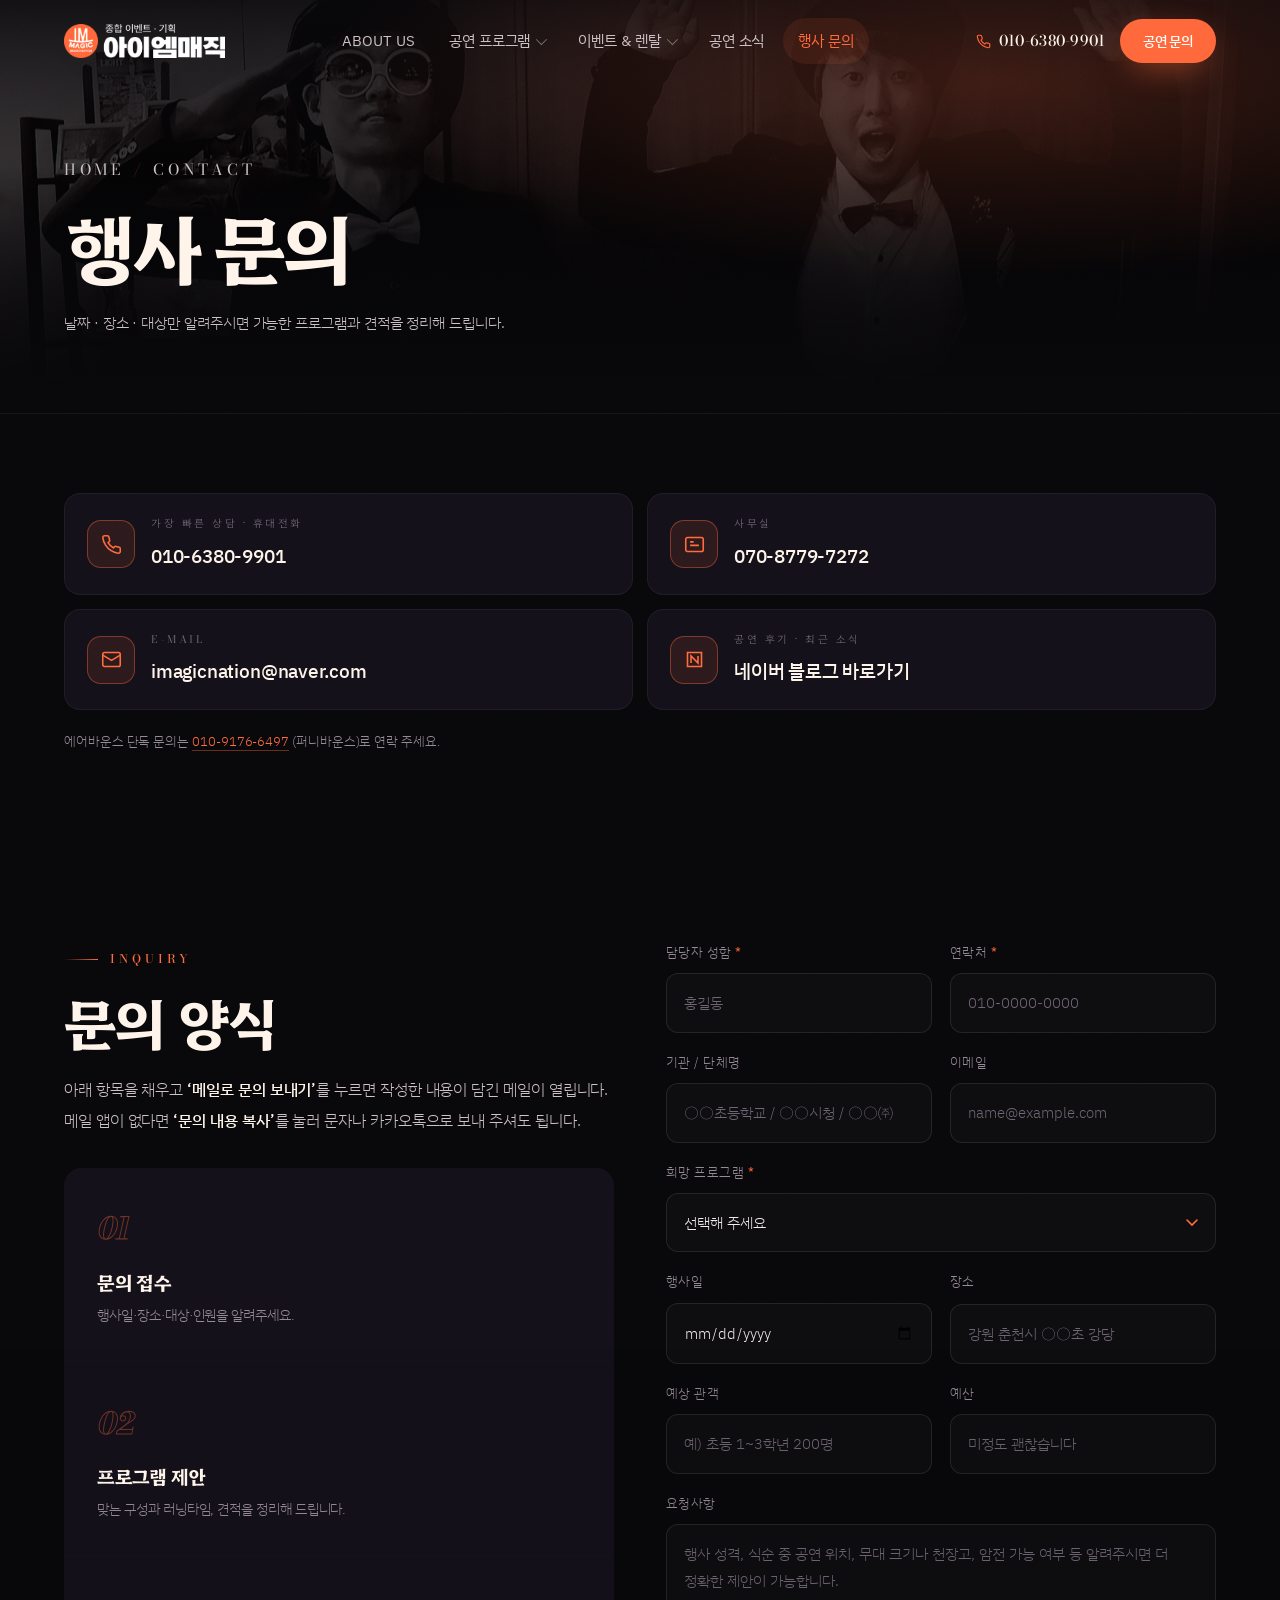
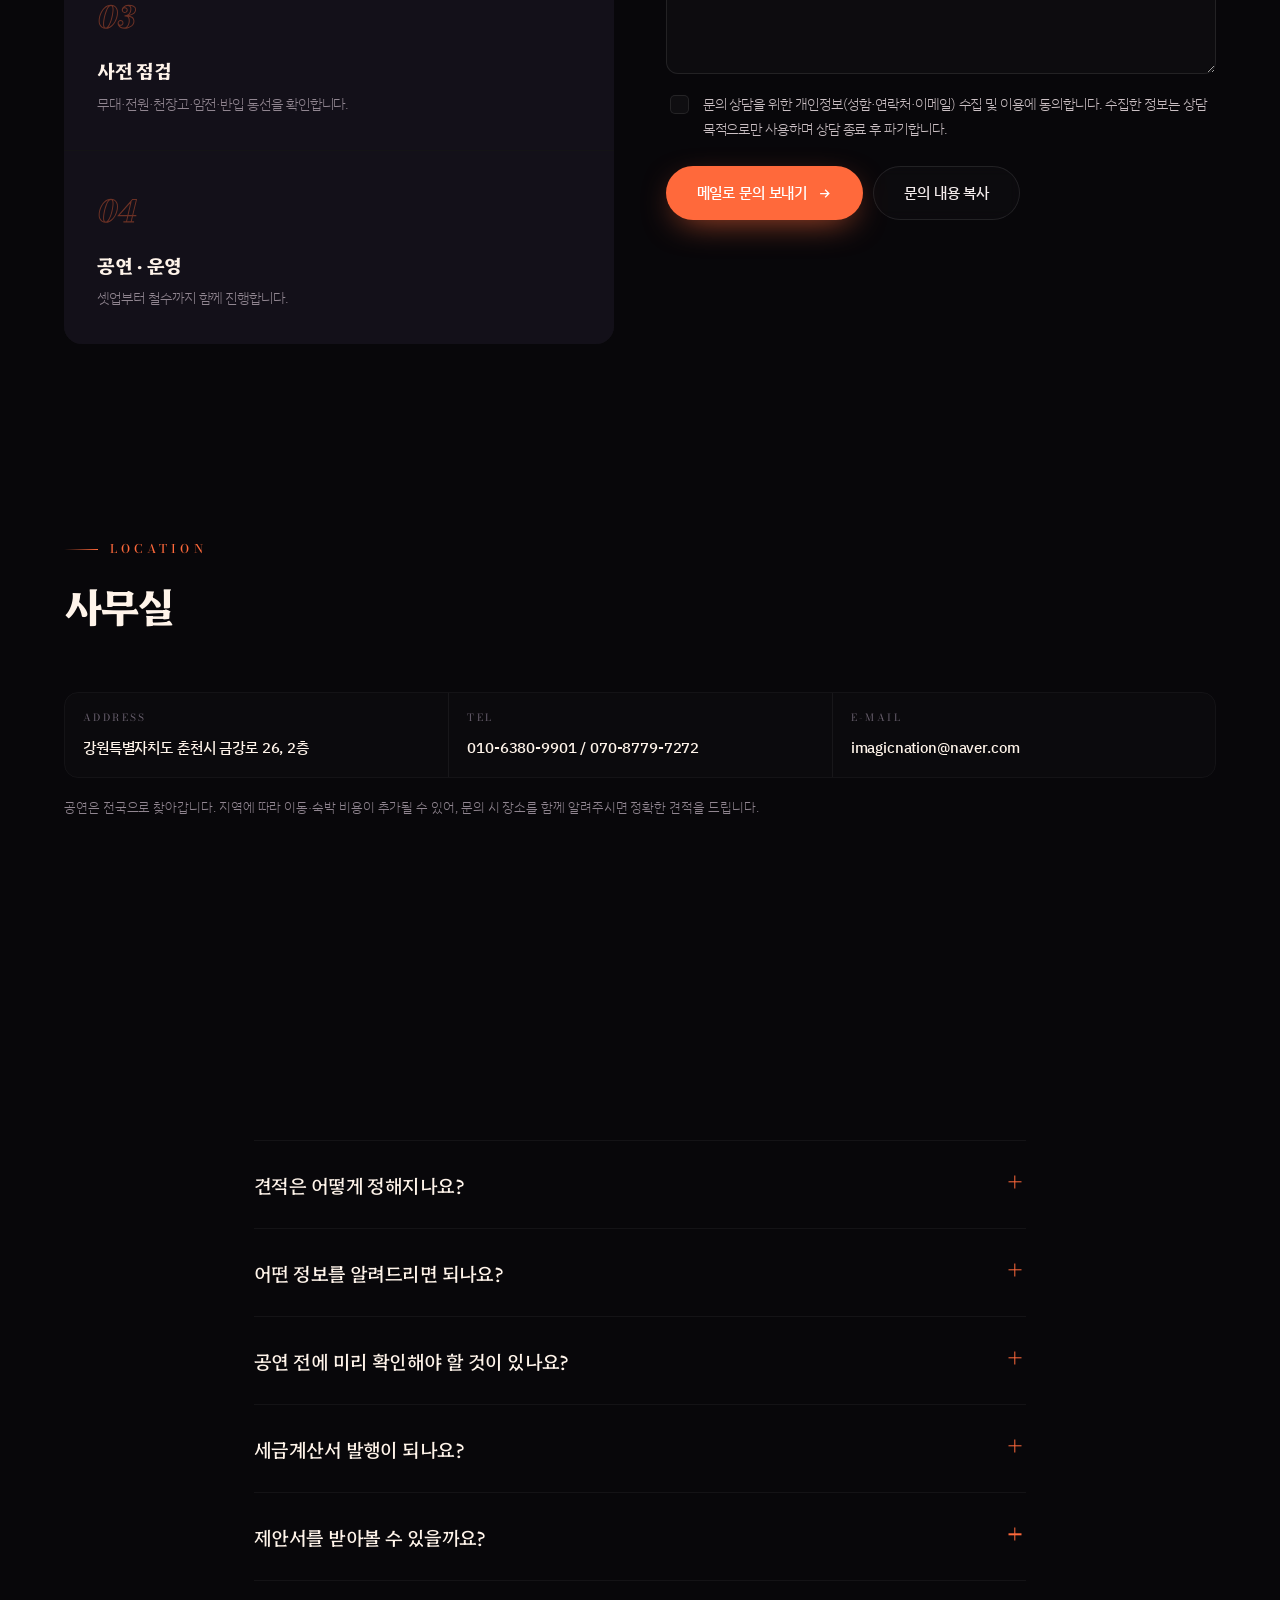
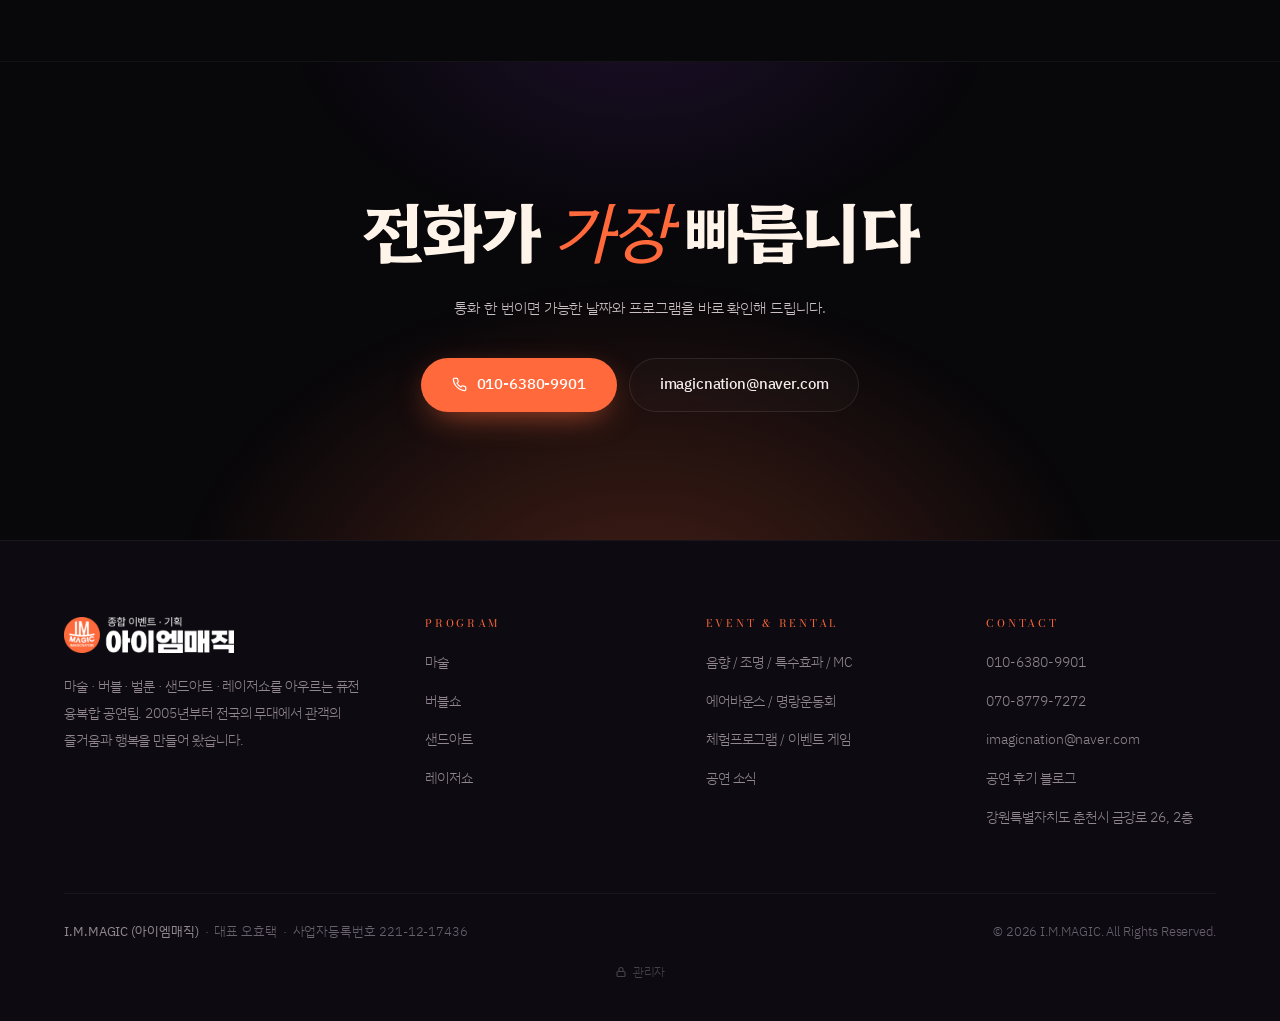
<file: contact.html>
<!DOCTYPE html>
<html lang="ko">
<head>
<meta charset="utf-8">
<meta name="viewport" content="width=device-width, initial-scale=1, viewport-fit=cover">
<title>행사 문의 — 아이엠매직 I.M.MAGIC</title>
<meta name="description" content="아이엠매직 공연·행사 문의. 전화 010-6380-9901 / 070-8779-7272, imagicnation@naver.com. 날짜와 장소, 대상만 알려주시면 가능한 프로그램과 견적을 정리해 드립니다.">
<meta name="theme-color" content="#08070a">
<meta property="og:type" content="website">
<meta property="og:title" content="행사 문의 — 아이엠매직">
<meta property="og:description" content="010-6380-9901 · imagicnation@naver.com">
<meta property="og:image" content="assets/img/hero-duo.jpg">
<link rel="icon" href="assets/img/logo-mark.png">
<link rel="apple-touch-icon" href="assets/img/logo-mark.png">
<link rel="preconnect" href="https://fonts.googleapis.com">
<link rel="preconnect" href="https://fonts.gstatic.com" crossorigin>
<link href="https://fonts.googleapis.com/css2?family=Bodoni+Moda:ital,opsz,wght@0,6..96,400..900;1,6..96,400..900&family=Hahmlet:wght@300;500;700;900&family=IBM+Plex+Sans+KR:wght@200;300;400;500;600;700&display=swap" rel="stylesheet">
<link rel="stylesheet" href="assets/css/style.css">
</head>

<body>
<a class="skip" href="#main">본문 바로가기</a>
<div class="grain" aria-hidden="true"></div>

<header class="hdr">
  <div class="hdr__in">
    <a class="brand" href="index.html" aria-label="아이엠매직 홈">
      <img src="assets/img/logo-full.png" alt="아이엠매직 I.M.MAGIC">
    </a>
    <nav class="nav" aria-label="주요 메뉴">
      <div class="nav__item"><a class="nav__link" href="about.html">ABOUT US</a></div>
      <div class="nav__item">
        <a class="nav__link" href="programs.html">공연 프로그램 <i class="caret"></i></a>
        <div class="drop">
          <p class="drop__cap">Magic</p>
          <a href="programs.html#magic">마술 — 전체 보기</a>
          <a href="programs.html#nolja">놀자! 매직쇼</a>
          <a href="programs.html#dak">마술이닭!</a>
          <a href="programs.html#science">사이언스 매직쇼</a>
          <a href="programs.html#green">‘깜박이’의 초록매직쇼</a>
          <div class="drop__sep"></div>
          <p class="drop__cap">Bubble &amp; Balloon</p>
          <a href="programs.html#bubble">버블탐험가 방울아저씨</a>
          <a href="programs.html#balloon">벌룬 &amp; 버블쇼</a>
          <div class="drop__sep"></div>
          <p class="drop__cap">Sand Art</p>
          <a href="programs.html#sand">샌드아트 제작공연</a>
          <a href="programs.html#fairy">모래로 들려주는 동화이야기</a>
          <a href="programs.html#sandfilm">샌드아트 영상제작</a>
          <div class="drop__sep"></div>
          <p class="drop__cap">Laser</p>
          <a href="programs.html#laser">레이저쇼</a>
        </div>
      </div>
      <div class="nav__item">
        <a class="nav__link" href="rental.html">이벤트 &amp; 렌탈 <i class="caret"></i></a>
        <div class="drop">
          <a href="rental.html#av">음향 / 조명 / 특수효과 / MC</a>
          <a href="rental.html#bounce">에어바운스 / 명랑운동회</a>
          <a href="rental.html#play">체험프로그램 / 이벤트 게임</a>
        </div>
      </div>
      <div class="nav__item"><a class="nav__link" href="news.html">공연 소식</a></div>
      <div class="nav__item"><a class="nav__link" href="contact.html">행사 문의</a></div>
    </nav>
    <div class="hdr__cta">
      <a class="hdr__tel" href="tel:01063809901">
        <svg viewBox="0 0 24 24" fill="none" stroke="currentColor" stroke-width="1.8" aria-hidden="true"><path d="M22 16.9v3a2 2 0 0 1-2.2 2 19.8 19.8 0 0 1-8.6-3.1 19.5 19.5 0 0 1-6-6A19.8 19.8 0 0 1 2.1 4.2 2 2 0 0 1 4.1 2h3a2 2 0 0 1 2 1.7c.1 1 .4 1.9.7 2.8a2 2 0 0 1-.4 2.1L8.1 9.9a16 16 0 0 0 6 6l1.3-1.3a2 2 0 0 1 2.1-.4c.9.3 1.8.6 2.8.7a2 2 0 0 1 1.7 2z"/></svg>
        010-6380-9901
      </a>
      <a class="btn btn--flame btn--sm" href="contact.html">공연 문의</a>
      <button class="burger" type="button" aria-label="메뉴 열기" aria-expanded="false" aria-controls="mnav"><span></span><span></span><span></span></button>
    </div>
  </div>
</header>

<div class="mnav" id="mnav">
  <div class="mnav__grp"><a class="mnav__top" href="about.html">ABOUT US</a></div>
  <div class="mnav__grp">
    <a class="mnav__top" href="programs.html">공연 프로그램</a>
    <div class="mnav__sub">
      <a href="programs.html#magic">마술</a><a href="programs.html#nolja">놀자! 매직쇼</a><a href="programs.html#dak">마술이닭!</a><a href="programs.html#science">사이언스 매직쇼</a><a href="programs.html#green">초록매직쇼</a><a href="programs.html#bubble">방울아저씨</a><a href="programs.html#balloon">벌룬&amp;버블쇼</a><a href="programs.html#sand">샌드아트</a><a href="programs.html#fairy">동화이야기</a><a href="programs.html#sandfilm">영상제작</a><a href="programs.html#laser">레이저쇼</a>
    </div>
  </div>
  <div class="mnav__grp">
    <a class="mnav__top" href="rental.html">이벤트 &amp; 렌탈</a>
    <div class="mnav__sub">
      <a href="rental.html#av">음향·조명·특수효과·MC</a><a href="rental.html#bounce">에어바운스·명랑운동회</a><a href="rental.html#play">체험·이벤트 게임</a>
    </div>
  </div>
  <div class="mnav__grp"><a class="mnav__top" href="news.html">공연 소식</a></div>
  <div class="mnav__grp"><a class="mnav__top" href="contact.html">행사 문의</a></div>
  <div class="mnav__foot">
    <a class="btn btn--flame" href="tel:01063809901">010-6380-9901 전화하기</a>
    <a class="btn btn--ghost" href="https://blog.naver.com/imagicnation" target="_blank" rel="noopener">공연 후기 블로그</a>
  </div>
</div>

<main id="main">

<section class="phero" style="min-height:clamp(340px,46vh,480px)">
  <div class="phero__bg" style="background-image:url(assets/img/hero-duo.jpg); background-position:center 22%" aria-hidden="true"></div>
  <div class="phero__in">
    <p class="crumb"><a href="index.html">Home</a> <i>/</i> Contact</p>
    <h1>행사 문의</h1>
    <p>날짜 · 장소 · 대상만 알려주시면 가능한 프로그램과 견적을 정리해 드립니다.</p>
  </div>
</section>

<!-- ═══════════════════════════════ 문의 채널 -->
<section class="section section--tight">
  <div class="wrap">
    <div class="grid grid--2 rise" style="gap:14px">
      <a class="chan" href="tel:01063809901">
        <div class="chan__ic">
          <svg viewBox="0 0 24 24" fill="none" stroke="currentColor" stroke-width="1.8" aria-hidden="true"><path d="M22 16.9v3a2 2 0 0 1-2.2 2 19.8 19.8 0 0 1-8.6-3.1 19.5 19.5 0 0 1-6-6A19.8 19.8 0 0 1 2.1 4.2 2 2 0 0 1 4.1 2h3a2 2 0 0 1 2 1.7c.1 1 .4 1.9.7 2.8a2 2 0 0 1-.4 2.1L8.1 9.9a16 16 0 0 0 6 6l1.3-1.3a2 2 0 0 1 2.1-.4c.9.3 1.8.6 2.8.7a2 2 0 0 1 1.7 2z"/></svg>
        </div>
        <dl><dt>가장 빠른 상담 · 휴대전화</dt><dd>010-6380-9901</dd></dl>
      </a>

      <a class="chan" href="tel:07087797272">
        <div class="chan__ic">
          <svg viewBox="0 0 24 24" fill="none" stroke="currentColor" stroke-width="1.8" aria-hidden="true"><rect x="2" y="4" width="20" height="16" rx="2"/><path d="M7 9h4M7 13h10"/></svg>
        </div>
        <dl><dt>사무실</dt><dd>070-8779-7272</dd></dl>
      </a>

      <a class="chan" href="mailto:imagicnation@naver.com">
        <div class="chan__ic">
          <svg viewBox="0 0 24 24" fill="none" stroke="currentColor" stroke-width="1.8" aria-hidden="true"><rect x="2" y="4" width="20" height="16" rx="2"/><path d="M2 7l10 6 10-6"/></svg>
        </div>
        <dl><dt>E-mail</dt><dd>imagicnation@naver.com</dd></dl>
      </a>

      <a class="chan" href="https://blog.naver.com/imagicnation" target="_blank" rel="noopener">
        <div class="chan__ic">
          <svg viewBox="0 0 24 24" fill="none" stroke="currentColor" stroke-width="1.8" aria-hidden="true"><path d="M4 4h16v16H4z"/><path d="M8 16V8l8 8V8"/></svg>
        </div>
        <dl><dt>공연 후기 · 최근 소식</dt><dd>네이버 블로그 바로가기</dd></dl>
      </a>
    </div>

    <p class="fnote rise" style="margin-top:20px">
      에어바운스 단독 문의는 <a href="tel:01091766497">010-9176-6497</a> (퍼니바운스)로 연락 주세요.
    </p>
  </div>
</section>

<!-- ═══════════════════════════════ 문의 양식 -->
<section class="section" aria-labelledby="form-h">
  <div class="wrap">
    <div class="grid grid--2" style="gap:clamp(32px,4vw,68px); align-items:start">

      <div class="rise">
        <p class="eyebrow">Inquiry</p>
        <h2 class="stitle" id="form-h" style="margin-top:18px">문의 양식</h2>
        <p class="slead" style="margin-top:20px">
          아래 항목을 채우고 <strong style="color:var(--cream);font-weight:500">‘메일로 문의 보내기’</strong>를 누르면
          작성한 내용이 담긴 메일이 열립니다. 메일 앱이 없다면
          <strong style="color:var(--cream);font-weight:500">‘문의 내용 복사’</strong>를 눌러
          문자나 카카오톡으로 보내 주셔도 됩니다.
        </p>

        <div class="steps" style="margin-top:32px; grid-template-columns:1fr">
          <div class="step"><b>01</b><h4>문의 접수</h4><p>행사일·장소·대상·인원을 알려주세요.</p></div>
          <div class="step"><b>02</b><h4>프로그램 제안</h4><p>맞는 구성과 러닝타임, 견적을 정리해 드립니다.</p></div>
          <div class="step"><b>03</b><h4>사전 점검</h4><p>무대·전원·천장고·암전·반입 동선을 확인합니다.</p></div>
          <div class="step"><b>04</b><h4>공연 · 운영</h4><p>셋업부터 철수까지 함께 진행합니다.</p></div>
        </div>
      </div>

      <form class="form rise" id="inquiry" data-d="1" novalidate>
        <div class="frow frow--2">
          <div class="field">
            <label for="f-name">담당자 성함 <b>*</b></label>
            <input id="f-name" name="name" type="text" placeholder="홍길동" required>
          </div>
          <div class="field">
            <label for="f-phone">연락처 <b>*</b></label>
            <input id="f-phone" name="phone" type="tel" placeholder="010-0000-0000" required>
          </div>
        </div>

        <div class="frow frow--2">
          <div class="field">
            <label for="f-org">기관 / 단체명</label>
            <input id="f-org" name="org" type="text" placeholder="○○초등학교 / ○○시청 / ○○㈜">
          </div>
          <div class="field">
            <label for="f-email">이메일</label>
            <input id="f-email" name="email" type="email" placeholder="name@example.com">
          </div>
        </div>

        <div class="field">
          <label for="f-program">희망 프로그램 <b>*</b></label>
          <select id="f-program" name="program" required>
            <option value="">선택해 주세요</option>
            <option>놀자! 매직쇼 (코믹 마술)</option>
            <option>마술이닭! (코믹 넌버벌)</option>
            <option>사이언스 매직쇼</option>
            <option>‘깜박이’의 초록매직쇼 (환경교육)</option>
            <option>버블탐험가 방울아저씨 (버블쇼)</option>
            <option>벌룬 &amp; 버블쇼</option>
            <option>샌드아트 제작공연</option>
            <option>모래로 들려주는 동화이야기</option>
            <option>샌드아트 영상제작</option>
            <option>레이저쇼</option>
            <option>이벤트 &amp; 렌탈 (음향·조명·MC 등)</option>
            <option>에어바운스 / 명랑운동회</option>
            <option>아직 정하지 못했습니다 — 추천 부탁드립니다</option>
          </select>
        </div>

        <div class="frow frow--2">
          <div class="field">
            <label for="f-date">행사일</label>
            <input id="f-date" name="date" type="date">
          </div>
          <div class="field">
            <label for="f-place">장소</label>
            <input id="f-place" name="place" type="text" placeholder="강원 춘천시 ○○초 강당">
          </div>
        </div>

        <div class="frow frow--2">
          <div class="field">
            <label for="f-size">예상 관객</label>
            <input id="f-size" name="size" type="text" placeholder="예) 초등 1~3학년 200명">
          </div>
          <div class="field">
            <label for="f-budget">예산</label>
            <input id="f-budget" name="budget" type="text" placeholder="미정도 괜찮습니다">
          </div>
        </div>

        <div class="field">
          <label for="f-msg">요청사항</label>
          <textarea id="f-msg" name="message" placeholder="행사 성격, 식순 중 공연 위치, 무대 크기나 천장고, 암전 가능 여부 등 알려주시면 더 정확한 제안이 가능합니다."></textarea>
        </div>

        <label class="fcheck">
          <input type="checkbox" name="agree" required>
          <span>문의 상담을 위한 개인정보(성함·연락처·이메일) 수집 및 이용에 동의합니다.
                수집한 정보는 상담 목적으로만 사용하며 상담 종료 후 파기합니다.</span>
        </label>

        <div style="display:flex; flex-wrap:wrap; gap:10px; margin-top:6px">
          <button class="btn btn--flame" type="submit">
            메일로 문의 보내기
            <svg width="15" height="15" viewBox="0 0 24 24" fill="none" stroke="currentColor" stroke-width="2" aria-hidden="true"><path d="M5 12h14M13 6l6 6-6 6"/></svg>
          </button>
          <button class="btn btn--ghost" type="button" id="formCopy">문의 내용 복사</button>
        </div>

        <p class="fnote" id="formOut" role="status" aria-live="polite"></p>
      </form>
    </div>
  </div>
</section>

<!-- ═══════════════════════════════ 오시는 길 -->
<section class="section section--tight" aria-labelledby="loc-h">
  <div class="wrap">
    <div class="shead rise">
      <p class="eyebrow">Location</p>
      <h2 class="stitle" id="loc-h" style="font-size:clamp(26px,3.2vw,44px)">사무실</h2>
    </div>
    <dl class="spec rise">
      <div><dt>Address</dt><dd>강원특별자치도 춘천시 금강로 26, 2층</dd></div>
      <div><dt>Tel</dt><dd>010-6380-9901 / 070-8779-7272</dd></div>
      <div><dt>E-mail</dt><dd>imagicnation@naver.com</dd></div>
    </dl>
    <p class="fnote rise" style="margin-top:18px">
      공연은 전국으로 찾아갑니다. 지역에 따라 이동·숙박 비용이 추가될 수 있어,
      문의 시 장소를 함께 알려주시면 정확한 견적을 드립니다.
    </p>
  </div>
</section>

<!-- ═══════════════════════════════ FAQ -->
<section class="section section--tight" aria-labelledby="cfaq-h">
  <div class="wrap" style="max-width:900px">
    <div class="shead rise">
      <p class="eyebrow">FAQ</p>
      <h2 class="stitle" id="cfaq-h" style="font-size:clamp(26px,3.2vw,44px)">문의 전에 자주 확인하시는 것</h2>
    </div>
    <div class="faq rise">
      <details>
        <summary>견적은 어떻게 정해지나요? <i aria-hidden="true"></i></summary>
        <p class="faq__a">프로그램 종류, 러닝타임, 투입 인원, 필요한 장비(음향·조명·특수효과), 이동 거리에 따라 달라집니다. 행사 개요를 알려주시면 항목별로 정리한 견적을 보내 드립니다.</p>
      </details>
      <details>
        <summary>어떤 정보를 알려드리면 되나요? <i aria-hidden="true"></i></summary>
        <p class="faq__a">① 행사일과 시간 ② 장소(주소·실내/실외) ③ 대상 연령과 인원 ④ 원하는 프로그램 또는 행사 성격, 이 네 가지면 충분합니다. 나머지는 저희가 확인해 드립니다.</p>
      </details>
      <details>
        <summary>공연 전에 미리 확인해야 할 것이 있나요? <i aria-hidden="true"></i></summary>
        <p class="faq__a">무대 크기, 천장고, 전원 용량, 암전 가능 여부, 장비 반입 동선을 확인합니다. 샌드아트·레이저쇼는 암전이 필요하니 커튼이나 암막 여부를 미리 알려주세요.</p>
      </details>
      <details>
        <summary>세금계산서 발행이 되나요? <i aria-hidden="true"></i></summary>
        <p class="faq__a">가능합니다. 사업자등록번호 221-12-17436 으로 발행해 드리며, 학교·지자체 계약 서류 양식에도 맞춰 드립니다.</p>
      </details>
      <details>
        <summary>제안서를 받아볼 수 있을까요? <i aria-hidden="true"></i></summary>
        <p class="faq__a">네. 프로그램별 제안서(공연 구성·사진·이력 포함)를 PDF로 보내 드립니다. 문의 시 필요한 프로그램을 알려주세요.</p>
      </details>
    </div>
  </div>
</section>

<section class="cta">
  <div class="wrap rise">
    <h2>전화가 <span class="it">가장</span> 빠릅니다</h2>
    <p>통화 한 번이면 가능한 날짜와 프로그램을 바로 확인해 드립니다.</p>
    <div class="cta__acts">
      <a class="btn btn--flame" href="tel:01063809901">
        <svg width="15" height="15" viewBox="0 0 24 24" fill="none" stroke="currentColor" stroke-width="2" aria-hidden="true"><path d="M22 16.9v3a2 2 0 0 1-2.2 2 19.8 19.8 0 0 1-8.6-3.1 19.5 19.5 0 0 1-6-6A19.8 19.8 0 0 1 2.1 4.2 2 2 0 0 1 4.1 2h3a2 2 0 0 1 2 1.7c.1 1 .4 1.9.7 2.8a2 2 0 0 1-.4 2.1L8.1 9.9a16 16 0 0 0 6 6l1.3-1.3a2 2 0 0 1 2.1-.4c.9.3 1.8.6 2.8.7a2 2 0 0 1 1.7 2z"/></svg>
        010-6380-9901
      </a>
      <a class="btn btn--ghost" href="mailto:imagicnation@naver.com">imagicnation@naver.com</a>
    </div>
  </div>
</section>

</main>

<footer class="ftr">
  <div class="wrap">
    <div class="ftr__top">
      <div class="ftr__brand">
        <img src="assets/img/logo-full.png" alt="아이엠매직 I.M.MAGIC">
        <p>마술 · 버블 · 벌룬 · 샌드아트 · 레이저쇼를 아우르는 퓨전 융복합 공연팀.
           2005년부터 전국의 무대에서 관객의 즐거움과 행복을 만들어 왔습니다.</p>
      </div>
      <div>
        <h4>Program</h4>
        <ul>
          <li><a href="programs.html#magic">마술</a></li>
          <li><a href="programs.html#bubble">버블쇼</a></li>
          <li><a href="programs.html#sand">샌드아트</a></li>
          <li><a href="programs.html#laser">레이저쇼</a></li>
        </ul>
      </div>
      <div>
        <h4>Event &amp; Rental</h4>
        <ul>
          <li><a href="rental.html#av">음향 / 조명 / 특수효과 / MC</a></li>
          <li><a href="rental.html#bounce">에어바운스 / 명랑운동회</a></li>
          <li><a href="rental.html#play">체험프로그램 / 이벤트 게임</a></li>
          <li><a href="news.html">공연 소식</a></li>
        </ul>
      </div>
      <div>
        <h4>Contact</h4>
        <ul>
          <li><a href="tel:01063809901">010-6380-9901</a></li>
          <li><a href="tel:07087797272">070-8779-7272</a></li>
          <li><a href="mailto:imagicnation@naver.com">imagicnation@naver.com</a></li>
          <li><a href="https://blog.naver.com/imagicnation" target="_blank" rel="noopener">공연 후기 블로그</a></li>
          <li><span>강원특별자치도 춘천시 금강로 26, 2층</span></li>
        </ul>
      </div>
    </div>
    <div class="ftr__bot">
      <p><b>I.M.MAGIC (아이엠매직)</b> &nbsp;·&nbsp; 대표 오효택 &nbsp;·&nbsp; 사업자등록번호 221-12-17436</p>
      <p>© 2026 I.M.MAGIC. All Rights Reserved.</p>
    </div>
    <div class="ftr__admin">
      <a href="news-admin.html" rel="nofollow">
        <svg viewBox="0 0 24 24" fill="none" stroke="currentColor" stroke-width="2.2" stroke-linecap="round" aria-hidden="true"><rect x="4" y="11" width="16" height="10" rx="2"/><path d="M8 11V7a4 4 0 0 1 8 0v4"/></svg>
        관리자
      </a>
    </div>
  </div>
</footer>

<nav class="dock" aria-label="빠른 연락">
  <a href="tel:01063809901">
    <svg viewBox="0 0 24 24" fill="none" stroke="currentColor" stroke-width="1.9" aria-hidden="true"><path d="M22 16.9v3a2 2 0 0 1-2.2 2 19.8 19.8 0 0 1-8.6-3.1 19.5 19.5 0 0 1-6-6A19.8 19.8 0 0 1 2.1 4.2 2 2 0 0 1 4.1 2h3a2 2 0 0 1 2 1.7c.1 1 .4 1.9.7 2.8a2 2 0 0 1-.4 2.1L8.1 9.9a16 16 0 0 0 6 6l1.3-1.3a2 2 0 0 1 2.1-.4c.9.3 1.8.6 2.8.7a2 2 0 0 1 1.7 2z"/></svg>
    전화 상담
  </a>
  <a class="is-key" href="mailto:imagicnation@naver.com">
    <svg viewBox="0 0 24 24" fill="none" stroke="currentColor" stroke-width="1.9" aria-hidden="true"><rect x="2" y="4" width="20" height="16" rx="2"/><path d="M2 7l10 6 10-6"/></svg>
    메일 문의
  </a>
</nav>

<button class="top" type="button" aria-label="맨 위로">
  <svg viewBox="0 0 24 24" fill="none" stroke="currentColor" stroke-width="2" aria-hidden="true"><path d="M12 19V5M5 12l7-7 7 7"/></svg>
</button>

<script src="assets/js/app.js"></script>
</body>
</html>
</file>
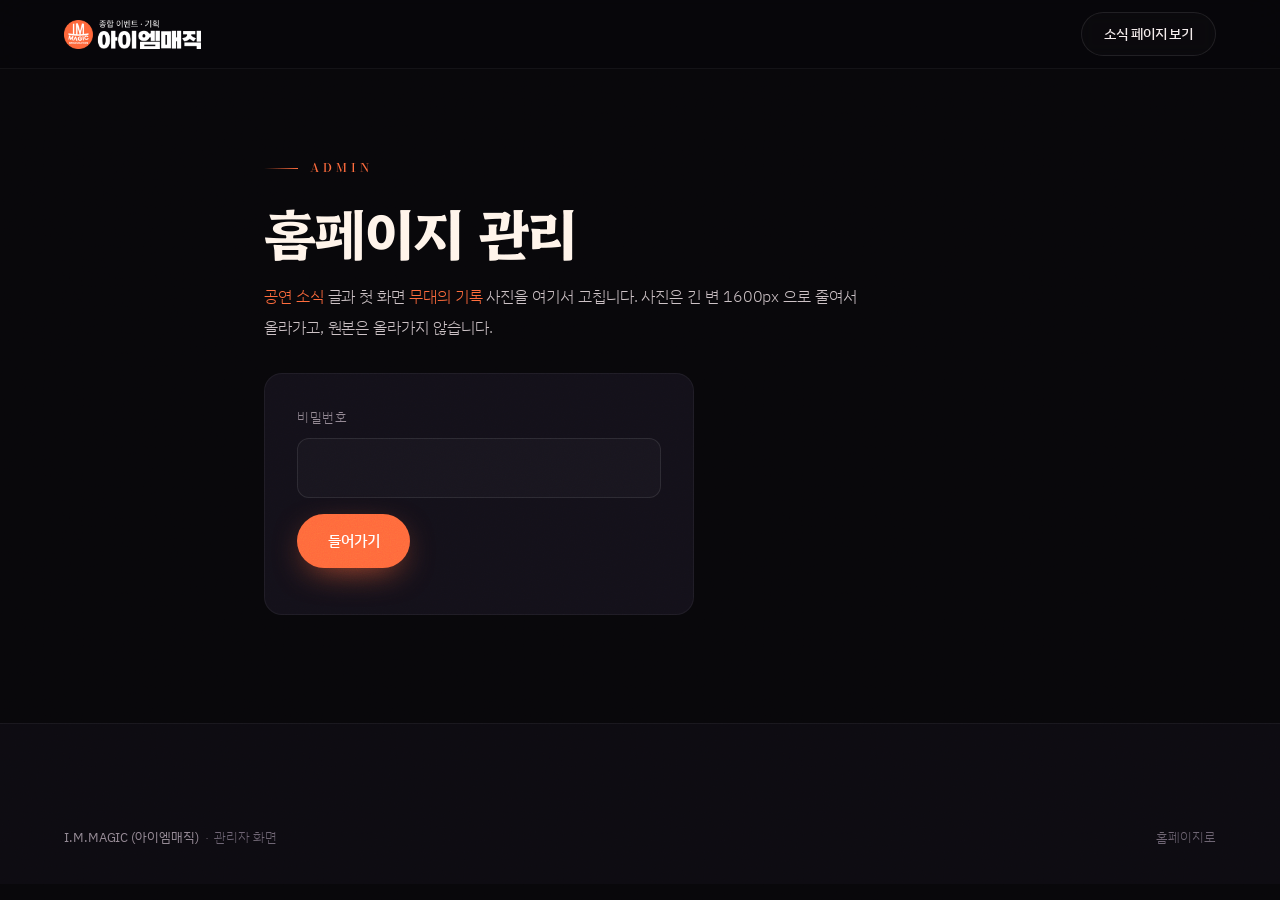
<file: news-admin.html>
<!DOCTYPE html>
<html lang="ko">
<head>
<meta charset="utf-8">
<meta name="viewport" content="width=device-width, initial-scale=1, viewport-fit=cover">
<title>홈페이지 관리 — 아이엠매직</title>
<meta name="description" content="아이엠매직 홈페이지 관리 화면">
<meta name="robots" content="noindex, nofollow">
<meta name="theme-color" content="#08070a">
<link rel="icon" href="assets/img/logo-mark.png">
<link rel="preconnect" href="https://fonts.googleapis.com">
<link rel="preconnect" href="https://fonts.gstatic.com" crossorigin>
<link href="https://fonts.googleapis.com/css2?family=Bodoni+Moda:ital,opsz,wght@0,6..96,400..900;1,6..96,400..900&family=Hahmlet:wght@300;500;700;900&family=IBM+Plex+Sans+KR:wght@200;300;400;500;600;700&display=swap" rel="stylesheet">
<link rel="stylesheet" href="assets/css/style.css">
</head>

<body>
<a class="skip" href="#main">본문 바로가기</a>
<div class="grain" aria-hidden="true"></div>

<header class="hdr is-stuck">
  <div class="hdr__in">
    <a class="brand" href="index.html" aria-label="아이엠매직 홈">
      <img src="assets/img/logo-full.png" alt="아이엠매직 I.M.MAGIC">
    </a>
    <div class="hdr__cta">
      <a class="btn btn--ghost btn--sm" href="news.html">소식 페이지 보기</a>
    </div>
  </div>
</header>

<main id="main">
<section class="section" style="padding-top:clamp(110px,13vw,150px)">
  <div class="wrap adm">

    <p class="eyebrow">Admin</p>
    <h1 class="stitle" style="margin-top:18px">홈페이지 관리</h1>
    <p class="slead" style="margin-top:18px">
      <a href="news.html" style="color:var(--flame)">공연 소식</a> 글과
      첫 화면 <a href="index.html#gal-h" style="color:var(--flame)">무대의 기록</a> 사진을 여기서 고칩니다.
      사진은 긴 변 1600px 으로 줄여서 올라가고, 원본은 올라가지 않습니다.
    </p>

    <!-- 서버 주소가 아직 없을 때 -->
    <div class="adm__box" id="setup" hidden style="margin-top:30px">
      <h2 style="font-family:var(--f-kr);font-weight:700;font-size:20px;color:var(--cream)">아직 소식 서버가 연결되지 않았습니다</h2>
      <p class="adm__msg">
        큰길브리지가 서버를 배포하고 주소를 넣으면 이 화면이 열립니다.<br>
        설치 안내는 저장소의 <code>apps-script/posts/README.md</code> 에 있습니다.
        먼저 설치하셨다면 아래에 <code>/exec</code> 주소를 붙여넣어 주세요. (이 브라우저에만 기억됩니다)
      </p>
      <div class="field" style="margin-top:18px">
        <label for="srv">서버 주소</label>
        <input id="srv" type="url" placeholder="https://script.google.com/macros/s/.../exec" autocomplete="off">
      </div>
      <div style="margin-top:14px"><button class="btn btn--flame btn--sm" type="button" id="srv-save">주소 저장</button></div>
    </div>

    <!-- 비밀번호 -->
    <form class="adm__box" id="login" hidden style="margin-top:30px;max-width:430px">
      <div class="field">
        <label for="pw">비밀번호</label>
        <input id="pw" type="password" autocomplete="current-password">
      </div>
      <div style="margin-top:16px"><button class="btn btn--flame" type="submit">들어가기</button></div>
      <p class="adm__msg" id="lmsg" role="status"></p>
    </form>

    <!-- 관리 화면 -->
    <div id="panel" hidden>

      <div class="adm__tabs" role="tablist">
        <button class="adm__tab is-on" type="button" role="tab" data-tab="news" aria-selected="true">공연 소식</button>
        <button class="adm__tab" type="button" role="tab" data-tab="gal" aria-selected="false">무대의 기록 (갤러리)</button>
      </div>

      <section id="tab-news">
      <form class="adm__box form" id="pf" style="margin-top:24px">
        <input type="hidden" id="pid">
        <div class="frow frow--2">
          <div class="field">
            <label for="pd">날짜</label>
            <input id="pd" type="text" placeholder="2026.11.17" autocomplete="off">
          </div>
          <div class="field">
            <label for="pfile">사진</label>
            <input class="adm__file" id="pfile" type="file" accept="image/*" multiple>
            <label class="adm__pick" for="pfile">
              <svg viewBox="0 0 24 24" fill="none" stroke="currentColor" stroke-width="1.8" stroke-linecap="round" aria-hidden="true"><rect x="3" y="5" width="18" height="14" rx="2"/><circle cx="9" cy="10" r="2"/><path d="m3 17 5-4 4 3 3-2 6 5"/></svg>
              사진 고르기 <small>여러 장 한꺼번에 고를 수 있습니다</small>
            </label>
          </div>
        </div>
        <div class="field">
          <label for="pt">제목 <b>*</b></label>
          <input id="pt" type="text" maxlength="120" placeholder="예) 춘천 ○○초등학교 찾아가는 매직쇼">
        </div>
        <div class="field">
          <label for="pb">내용</label>
          <textarea id="pb" rows="7" maxlength="4000" placeholder="공연 이야기를 편하게 적어 주세요. 줄을 바꾸면 그대로 보입니다.&#10;유튜브 주소를 붙여넣으면 영상으로 재생됩니다."></textarea>
          <p class="adm__msg" id="pyt" style="margin-top:8px">유튜브 주소(영상·쇼츠)를 내용에 붙여넣으면 홈페이지에서 바로 재생됩니다.</p>
        </div>

        <div class="adm__thumbs" id="thumbs"></div>
        <div class="adm__bar" id="bar" hidden><i></i></div>

        <div style="display:flex;flex-wrap:wrap;gap:10px;margin-top:20px">
          <button class="btn btn--flame" type="submit" id="save">올리기</button>
          <button class="btn btn--ghost" type="button" id="reset">새로 쓰기</button>
        </div>
        <p class="adm__msg" id="pmsg" role="status"></p>
      </form>

      <h2 class="stitle" style="font-size:clamp(22px,2.4vw,30px);margin-top:clamp(40px,5vw,64px)">올린 소식</h2>
      <div id="list" style="margin-top:12px"></div>
      </section>

      <section id="tab-gal" hidden>
        <div class="adm__box" style="margin-top:24px">
          <p class="adm__msg" style="margin-top:0">
            첫 화면 「무대의 기록」에 걸리는 사진입니다.
            <b style="color:var(--cream);font-weight:500">맨 앞 사진과 여덟 번째 사진이 크게 걸립니다.</b>
            화살표로 순서를 옮기고, 「저장하기」를 눌러야 홈페이지에 반영됩니다.
          </p>
          <input class="adm__file" id="gfile" type="file" accept="image/*" multiple>
          <label class="adm__pick" for="gfile" style="margin-top:16px">
            <svg viewBox="0 0 24 24" fill="none" stroke="currentColor" stroke-width="1.8" stroke-linecap="round" aria-hidden="true"><rect x="3" y="5" width="18" height="14" rx="2"/><circle cx="9" cy="10" r="2"/><path d="m3 17 5-4 4 3 3-2 6 5"/></svg>
            사진 더하기 <small>여러 장 한꺼번에 고를 수 있습니다</small>
          </label>

          <div class="adm__bar" id="gbar" hidden><i></i></div>

          <div id="glist" style="margin-top:22px"></div>

          <div style="display:flex;flex-wrap:wrap;gap:10px;margin-top:22px">
            <button class="btn btn--flame" type="button" id="gsave">저장하기</button>
            <button class="btn btn--ghost" type="button" id="greload">되돌리기</button>
          </div>
          <p class="adm__msg" id="gmsg" role="status"></p>
        </div>
      </section>

    </div>

  </div>
</section>
</main>

<footer class="ftr">
  <div class="wrap">
    <div class="ftr__bot" style="border-top:0">
      <p><b>I.M.MAGIC (아이엠매직)</b> &nbsp;·&nbsp; 관리자 화면</p>
      <p><a href="index.html">홈페이지로</a></p>
    </div>
  </div>
</footer>

<script>
(function () {
  'use strict';

  /* 배포 뒤 큰길브리지가 이 한 줄에 /exec 주소를 넣는다.
     비워 두면 화면에서 직접 넣을 수 있다(그 브라우저에만 기억). */
  var 서버기본 = 'https://script.google.com/macros/s/AKfycbxzA5w_RNbUXgf5CINGNfC1E13yMTcaBcC7Q-oC23PLtMkkI-tG-hBAXr67tgPvy4-ZwA/exec';

  var 서버열쇠 = 'immagic.posts.server';
  var 비번열쇠 = 'immagic.posts.pw';
  var $ = function (i) { return document.getElementById(i); };

  var 서버 = 서버기본;
  try { 서버 = 서버기본 || localStorage.getItem(서버열쇠) || ''; } catch (e) {}
  var 비번 = '';
  try { 비번 = sessionStorage.getItem(비번열쇠) || ''; } catch (e) {}

  var 글들 = [];      // 서버에 저장된 글 목록
  var 사진들 = [];    // 지금 글에 붙일 사진 [{name, data(base64), url(미리보기)}]

  function 안전(t) {
    return String(t == null ? '' : t).replace(/[&<>"]/g, function (c) {
      return { '&': '&amp;', '<': '&lt;', '>': '&gt;', '"': '&quot;' }[c];
    });
  }
  function 알림(칸, 글, 톤) {
    var el = $(칸);
    el.textContent = 글;
    if (톤) el.setAttribute('data-tone', 톤); else el.removeAttribute('data-tone');
  }
  function 오늘() {
    var d = new Date();
    return d.getFullYear() + '.' + ('0' + (d.getMonth() + 1)).slice(-2) + '.' + ('0' + d.getDate()).slice(-2);
  }

  function 부르기(몸) {
    몸.pw = 비번;
    return fetch(서버, {
      method: 'POST',
      headers: { 'Content-Type': 'text/plain;charset=utf-8' },   // 사전 요청이 없게 text/plain
      body: JSON.stringify(몸)
    }).then(function (r) { return r.json(); });
  }

  /* ── 사진 줄이기 : 긴 변 1600px, JPEG ── */
  function 줄이기(파일) {
    return new Promise(function (성공, 실패) {
      var fr = new FileReader();
      fr.onerror = function () { 실패(new Error('사진을 읽지 못했습니다')); };
      fr.onload = function () {
        var im = new Image();
        im.onerror = function () { 실패(new Error('사진 형식을 알 수 없습니다')); };
        im.onload = function () {
          var 긴변 = 1600;
          var w = im.width, h = im.height;
          if (Math.max(w, h) > 긴변) {
            var 비율 = 긴변 / Math.max(w, h);
            w = Math.round(w * 비율); h = Math.round(h * 비율);
          }
          var cv = document.createElement('canvas');
          cv.width = w; cv.height = h;
          cv.getContext('2d').drawImage(im, 0, 0, w, h);
          var url = cv.toDataURL('image/jpeg', 0.82);
          성공({ name: 파일.name, url: url, data: url.split(',')[1] });
        };
        im.src = fr.result;
      };
      fr.readAsDataURL(파일);
    });
  }

  function 사진그리기() {
    $('thumbs').innerHTML = 사진들.map(function (p, i) {
      return '<figure><img src="' + p.url + '" alt="' + 안전(p.name) + '">' +
             '<button type="button" data-del="' + i + '" aria-label="이 사진 빼기">&#10005;</button></figure>';
    }).join('');
  }

  $('pfile').addEventListener('change', function (e) {
    var 파일들 = Array.prototype.slice.call(e.target.files || []);
    if (!파일들.length) return;
    if (사진들.length + 파일들.length > 20) {
      알림('pmsg', '사진은 한 글에 20장까지 올릴 수 있습니다.', 'bad');
      파일들 = 파일들.slice(0, 20 - 사진들.length);
    }
    알림('pmsg', '사진을 줄이는 중입니다…');
    Promise.all(파일들.map(줄이기))
      .then(function (목록) {
        사진들 = 사진들.concat(목록);
        사진그리기();
        알림('pmsg', '사진 ' + 사진들.length + '장 준비됐습니다. 「올리기」를 누르면 함께 올라갑니다.');
      })
      .catch(function (err) { 알림('pmsg', err.message, 'bad'); });
    e.target.value = '';
  });

  $('thumbs').addEventListener('click', function (e) {
    var b = e.target.closest('button[data-del]');
    if (!b) return;
    사진들.splice(+b.getAttribute('data-del'), 1);
    사진그리기();
  });

  /* ── 목록 ── */
  function 목록그리기() {
    $('list').innerHTML = 글들.length ? 글들.map(function (n, i) {
      var 장수 = (n.p && n.p.length) ? n.p.length + '장' : '사진 없음';
      return '<div class="adm__row">' +
               '<time>' + 안전(n.d) + '</time>' +
               '<b>' + 안전(n.t) + '<small>' + 장수 +
                 (n.b ? ' · ' + 안전(n.b.slice(0, 40)) + (n.b.length > 40 ? '…' : '') : '') +
               '</small></b>' +
               '<span style="display:flex;gap:8px">' +
                 '<button class="btn btn--ghost btn--sm" type="button" data-edit="' + i + '">고치기</button>' +
                 '<button class="btn btn--ghost btn--sm" type="button" data-del2="' + i + '">삭제</button>' +
               '</span>' +
             '</div>';
    }).join('') : '<p class="adm__msg">아직 올린 소식이 없습니다.</p>';
  }

  $('list').addEventListener('click', function (e) {
    var b = e.target.closest('button');
    if (!b) return;

    if (b.hasAttribute('data-edit')) {
      var n = 글들[+b.getAttribute('data-edit')];
      $('pid').value = n.id; $('pd').value = n.d; $('pt').value = n.t; $('pb').value = n.b || '';
      유튜브세기();
      사진들 = [];        // 이미 올라간 사진은 그대로 두고, 새로 고른 것만 더한다
      사진그리기();
      알림('pmsg', '고치는 중입니다. 사진을 새로 고르면 기존 사진 뒤에 더해집니다.');
      window.scrollTo({ top: 0, behavior: 'smooth' });
    }

    if (b.hasAttribute('data-del2')) {
      var m = 글들[+b.getAttribute('data-del2')];
      if (!confirm('「' + m.t + '」 글을 지울까요?\n사진도 함께 지워지고 되돌릴 수 없습니다.')) return;
      알림('pmsg', '지우는 중입니다…');
      부르기({ action: 'delete', id: m.id })
        .then(function (j) {
          if (j && j.ok) { 글들 = j.posts || []; 목록그리기(); 알림('pmsg', '지웠습니다.', 'good'); }
          else 알림('pmsg', (j && j.error) || '지우지 못했습니다.', 'bad');
        })
        .catch(function () { 알림('pmsg', '서버에 연결하지 못했습니다.', 'bad'); });
    }
  });

  /* 내용에 들어간 유튜브 주소를 세어 바로 알려 준다 */
  var 유튜브찾기 = /https?:\/\/(?:www\.|m\.)?(?:youtube\.com\/(?:watch\?[^\s]*?v=|shorts\/|live\/|embed\/)|youtu\.be\/)([A-Za-z0-9_-]{11})/g;
  function 유튜브세기() {
    var 본 = {}, 수 = 0, m;
    var 글 = $('pb').value;
    유튜브찾기.lastIndex = 0;
    while ((m = 유튜브찾기.exec(글))) { if (!본[m[1]]) { 본[m[1]] = 1; 수++; } }
    var el = $('pyt');
    if (수) {
      el.textContent = '유튜브 영상 ' + 수 + '개를 찾았습니다 — 홈페이지에서 플레이어로 보입니다.' + (수 > 6 ? ' (한 글에 6개까지만 보입니다)' : '');
      el.setAttribute('data-tone', 'good');
    } else {
      el.textContent = '유튜브 주소(영상·쇼츠)를 내용에 붙여넣으면 홈페이지에서 바로 재생됩니다.';
      el.removeAttribute('data-tone');
    }
  }
  $('pb').addEventListener('input', 유튜브세기);

  /* ── 새로 쓰기 ── */
  function 비우기() {
    $('pid').value = ''; $('pd').value = 오늘(); $('pt').value = ''; $('pb').value = '';
    사진들 = []; 사진그리기();
    알림('pmsg', '');
    if (typeof 유튜브세기 === 'function') 유튜브세기();
  }
  $('reset').addEventListener('click', 비우기);

  /* ── 저장 ── */
  $('pf').addEventListener('submit', function (e) {
    e.preventDefault();
    var 제목 = $('pt').value.trim();
    if (!제목) { 알림('pmsg', '제목을 적어 주세요.', 'bad'); $('pt').focus(); return; }

    var 글번호 = $('pid').value || ('p' + Date.now().toString(36));
    var 막대 = $('bar'), 칸 = 막대.firstElementChild;
    $('save').disabled = true;
    막대.hidden = false; 칸.style.width = '0%';

    // 사진을 한 장씩 올린 뒤, 마지막에 글을 저장한다
    var 경로들 = [];
    var 차례 = Promise.resolve();
    사진들.forEach(function (p, i) {
      차례 = 차례.then(function () {
        알림('pmsg', '사진 올리는 중… (' + (i + 1) + '/' + 사진들.length + ')');
        return 부르기({ action: 'photo', postId: 글번호, index: i, image: p.data })
          .then(function (j) {
            if (!j || !j.ok) throw new Error((j && j.error) || '사진을 올리지 못했습니다.');
            경로들.push(j.path);
            칸.style.width = Math.round(((i + 1) / (사진들.length + 1)) * 100) + '%';
          });
      });
    });

    차례
      .then(function () {
        알림('pmsg', '글 저장하는 중…');
        var 기존 = 글들.filter(function (x) { return x.id === 글번호; })[0];
        var 모든사진 = ((기존 && 기존.p) ? 기존.p : []).concat(경로들);
        return 부르기({
          action: 'save',
          post: { id: 글번호, d: $('pd').value, t: 제목, b: $('pb').value, p: 모든사진 }
        });
      })
      .then(function (j) {
        if (!j || !j.ok) throw new Error((j && j.error) || '저장하지 못했습니다.');
        글들 = j.posts || [];
        목록그리기();
        비우기();
        칸.style.width = '100%';
        알림('pmsg', '올렸습니다. 홈페이지에는 늦어도 5분 안에 보입니다.', 'good');
      })
      .catch(function (err) {
        알림('pmsg', err.message || '서버에 연결하지 못했습니다.', 'bad');
      })
      .then(function () {
        $('save').disabled = false;
        setTimeout(function () { 막대.hidden = true; }, 1200);
      });
  });

  /* ══════════════════════════════════════════════════
     무대의 기록 (갤러리)
  ══════════════════════════════════════════════════ */
  var 칸들 = [];          // [{f, c, n}] — f 가 'assets/' 로 시작하면 홈페이지 원래 사진
  var 갤러리바탕 = 'https://raw.githubusercontent.com/brizymedia/immagic/photos/';

  function 칸주소(f) { return f.indexOf('assets/') === 0 ? f : 갤러리바탕 + f; }

  function 갤러리그리기() {
    $('glist').innerHTML = 칸들.length ? 칸들.map(function (x, i) {
      var 큰칸 = (i === 0 || i === 7) ? '<span class="adm__big">크게 걸림</span>' : '';
      return '<div class="adm__gitem">' +
               '<figure><img src="' + 안전(칸주소(x.f)) + '" alt="">' + 큰칸 + '</figure>' +
               '<div class="adm__gfields">' +
                 '<label>이름 <small>사진 위에 뜨는 짧은 말</small>' +
                   '<input type="text" maxlength="40" data-n="' + i + '" value="' + 안전(x.n || '') + '"></label>' +
                 '<label>설명 <small>크게 볼 때 아래에 뜨는 말</small>' +
                   '<input type="text" maxlength="160" data-c="' + i + '" value="' + 안전(x.c || '') + '"></label>' +
               '</div>' +
               '<div class="adm__gbtns">' +
                 '<button class="btn btn--ghost btn--sm" type="button" data-up="' + i + '" aria-label="앞으로"' + (i === 0 ? ' disabled' : '') + '>▲</button>' +
                 '<button class="btn btn--ghost btn--sm" type="button" data-down="' + i + '" aria-label="뒤로"' + (i === 칸들.length - 1 ? ' disabled' : '') + '>▼</button>' +
                 '<button class="btn btn--ghost btn--sm" type="button" data-rm="' + i + '">빼기</button>' +
               '</div>' +
             '</div>';
    }).join('') : '<p class="adm__msg">갤러리가 비었습니다. 사진을 더해 주세요.</p>';
  }

  function 갤러리불러오기(말) {
    알림('gmsg', 말 || '불러오는 중…');
    return 부르기({ action: 'gal-list' })
      .then(function (j) {
        if (!j || !j.ok) throw new Error((j && j.error) || '불러오지 못했습니다.');
        칸들 = j.items || [];
        갤러리그리기();
        알림('gmsg', '사진 ' + 칸들.length + '칸입니다.');
      })
      .catch(function (err) { 알림('gmsg', err.message, 'bad'); });
  }

  $('glist').addEventListener('input', function (e) {
    var el = e.target;
    if (el.hasAttribute('data-n')) 칸들[+el.getAttribute('data-n')].n = el.value;
    if (el.hasAttribute('data-c')) 칸들[+el.getAttribute('data-c')].c = el.value;
  });

  $('glist').addEventListener('click', function (e) {
    var b = e.target.closest('button'); if (!b) return;
    function 자리(이름) { return b.hasAttribute(이름) ? +b.getAttribute(이름) : -1; }
    var i;
    if ((i = 자리('data-up'))   >= 0 && i > 0)              { 칸들.splice(i - 1, 0, 칸들.splice(i, 1)[0]); 갤러리그리기(); }
    if ((i = 자리('data-down')) >= 0 && i < 칸들.length - 1) { 칸들.splice(i + 1, 0, 칸들.splice(i, 1)[0]); 갤러리그리기(); }
    if ((i = 자리('data-rm'))   >= 0) {
      if (!confirm('이 사진을 갤러리에서 뺄까요?\n(「저장하기」를 눌러야 실제로 빠집니다)')) return;
      칸들.splice(i, 1); 갤러리그리기();
      알림('gmsg', '뺐습니다. 「저장하기」를 눌러야 홈페이지에 반영됩니다.');
    }
  });

  $('gfile').addEventListener('change', function (e) {
    var 파일들 = Array.prototype.slice.call(e.target.files || []);
    e.target.value = '';
    if (!파일들.length) return;
    if (칸들.length + 파일들.length > 40) {
      알림('gmsg', '갤러리는 40칸까지입니다.', 'bad'); return;
    }
    var 막대 = $('gbar'), 칸 = 막대.firstElementChild;
    막대.hidden = false; 칸.style.width = '0%';

    var 차례 = Promise.resolve();
    파일들.forEach(function (파일, i) {
      차례 = 차례.then(function () {
        알림('gmsg', '사진 올리는 중… (' + (i + 1) + '/' + 파일들.length + ')');
        return 줄이기(파일).then(function (p) {
          return 부르기({ action: 'gal-photo', index: i, image: p.data }).then(function (j) {
            if (!j || !j.ok) throw new Error((j && j.error) || '사진을 올리지 못했습니다.');
            칸들.push({ f: j.path, c: '', n: '' });
            갤러리그리기();
            칸.style.width = Math.round(((i + 1) / 파일들.length) * 100) + '%';
          });
        });
      });
    });

    차례
      .then(function () { 알림('gmsg', '더했습니다. 이름·설명을 적고 「저장하기」를 눌러 주세요.', 'good'); })
      .catch(function (err) { 알림('gmsg', err.message, 'bad'); })
      .then(function () { setTimeout(function () { 막대.hidden = true; }, 1200); });
  });

  $('gsave').addEventListener('click', function () {
    if (!칸들.length) { 알림('gmsg', '사진이 한 장도 없습니다.', 'bad'); return; }
    $('gsave').disabled = true;
    알림('gmsg', '저장하는 중…');
    부르기({ action: 'gal-save', items: 칸들 })
      .then(function (j) {
        if (!j || !j.ok) throw new Error((j && j.error) || '저장하지 못했습니다.');
        칸들 = j.items || [];
        갤러리그리기();
        알림('gmsg', '저장했습니다. 홈페이지에는 늦어도 5분 안에 보입니다.', 'good');
      })
      .catch(function (err) { 알림('gmsg', err.message, 'bad'); })
      .then(function () { $('gsave').disabled = false; });
  });

  $('greload').addEventListener('click', function () {
    if (!confirm('고친 것을 버리고 저장된 상태로 되돌릴까요?')) return;
    갤러리불러오기('되돌리는 중…');
  });

  /* ── 탭 ── */
  Array.prototype.forEach.call(document.querySelectorAll('.adm__tab'), function (t) {
    t.addEventListener('click', function () {
      var 어느 = t.getAttribute('data-tab');
      Array.prototype.forEach.call(document.querySelectorAll('.adm__tab'), function (x) {
        var 켬 = x === t;
        x.classList.toggle('is-on', 켬);
        x.setAttribute('aria-selected', 켬 ? 'true' : 'false');
      });
      $('tab-news').hidden = 어느 !== 'news';
      $('tab-gal').hidden  = 어느 !== 'gal';
      if (어느 === 'gal' && !칸들.length) 갤러리불러오기();
    });
  });

  /* ── 열기 ──
     서버가 비밀번호를 확인해 준 뒤에만 관리 화면을 연다.
     (앱스 스크립트는 답이 5~8초 걸려서, 먼저 열어 두면 그 사이 화면이 보인다) */
  var 확인중 = false;

  function 열기() {
    if (확인중) return;
    확인중 = true;
    var 단추 = $('login').querySelector('button[type=submit]');
    if (단추) 단추.disabled = true;
    알림('lmsg', '확인하는 중…');

    부르기({ action: 'list' })
      .then(function (j) {
        if (j && j.ok) {
          글들 = j.posts || [];
          $('login').hidden = true;
          $('panel').hidden = false;
          비우기();
          목록그리기();
          알림('lmsg', '');
        } else {
          비번 = '';
          try { sessionStorage.removeItem(비번열쇠); } catch (e) {}
          알림('lmsg', (j && j.error) || '열 수 없습니다.', 'bad');
        }
      })
      .catch(function () {
        알림('lmsg', '서버에 연결하지 못했습니다.', 'bad');
      })
      .then(function () {
        확인중 = false;
        if (단추) 단추.disabled = false;
      });
  }

  $('login').addEventListener('submit', function (e) {
    e.preventDefault();
    비번 = $('pw').value;
    if (!비번) return;
    try { sessionStorage.setItem(비번열쇠, 비번); } catch (x) {}
    열기();
  });

  $('srv-save').addEventListener('click', function () {
    var v = $('srv').value.trim();
    if (!/^https:\/\/script\.google\.com\/macros\/s\/.+\/exec$/.test(v)) {
      alert('「https://script.google.com/macros/s/.../exec」 꼴의 주소를 넣어 주세요.');
      return;
    }
    서버 = v;
    try { localStorage.setItem(서버열쇠, v); } catch (e) {}
    $('setup').hidden = true;
    $('login').hidden = false;
    $('pw').focus();
  });

  /* ── 첫 화면 ── */
  if (!서버) {
    $('setup').hidden = false;
  } else {
    $('login').hidden = false;
    if (비번) 열기();
  }
})();
</script>
</body>
</html>
</file>
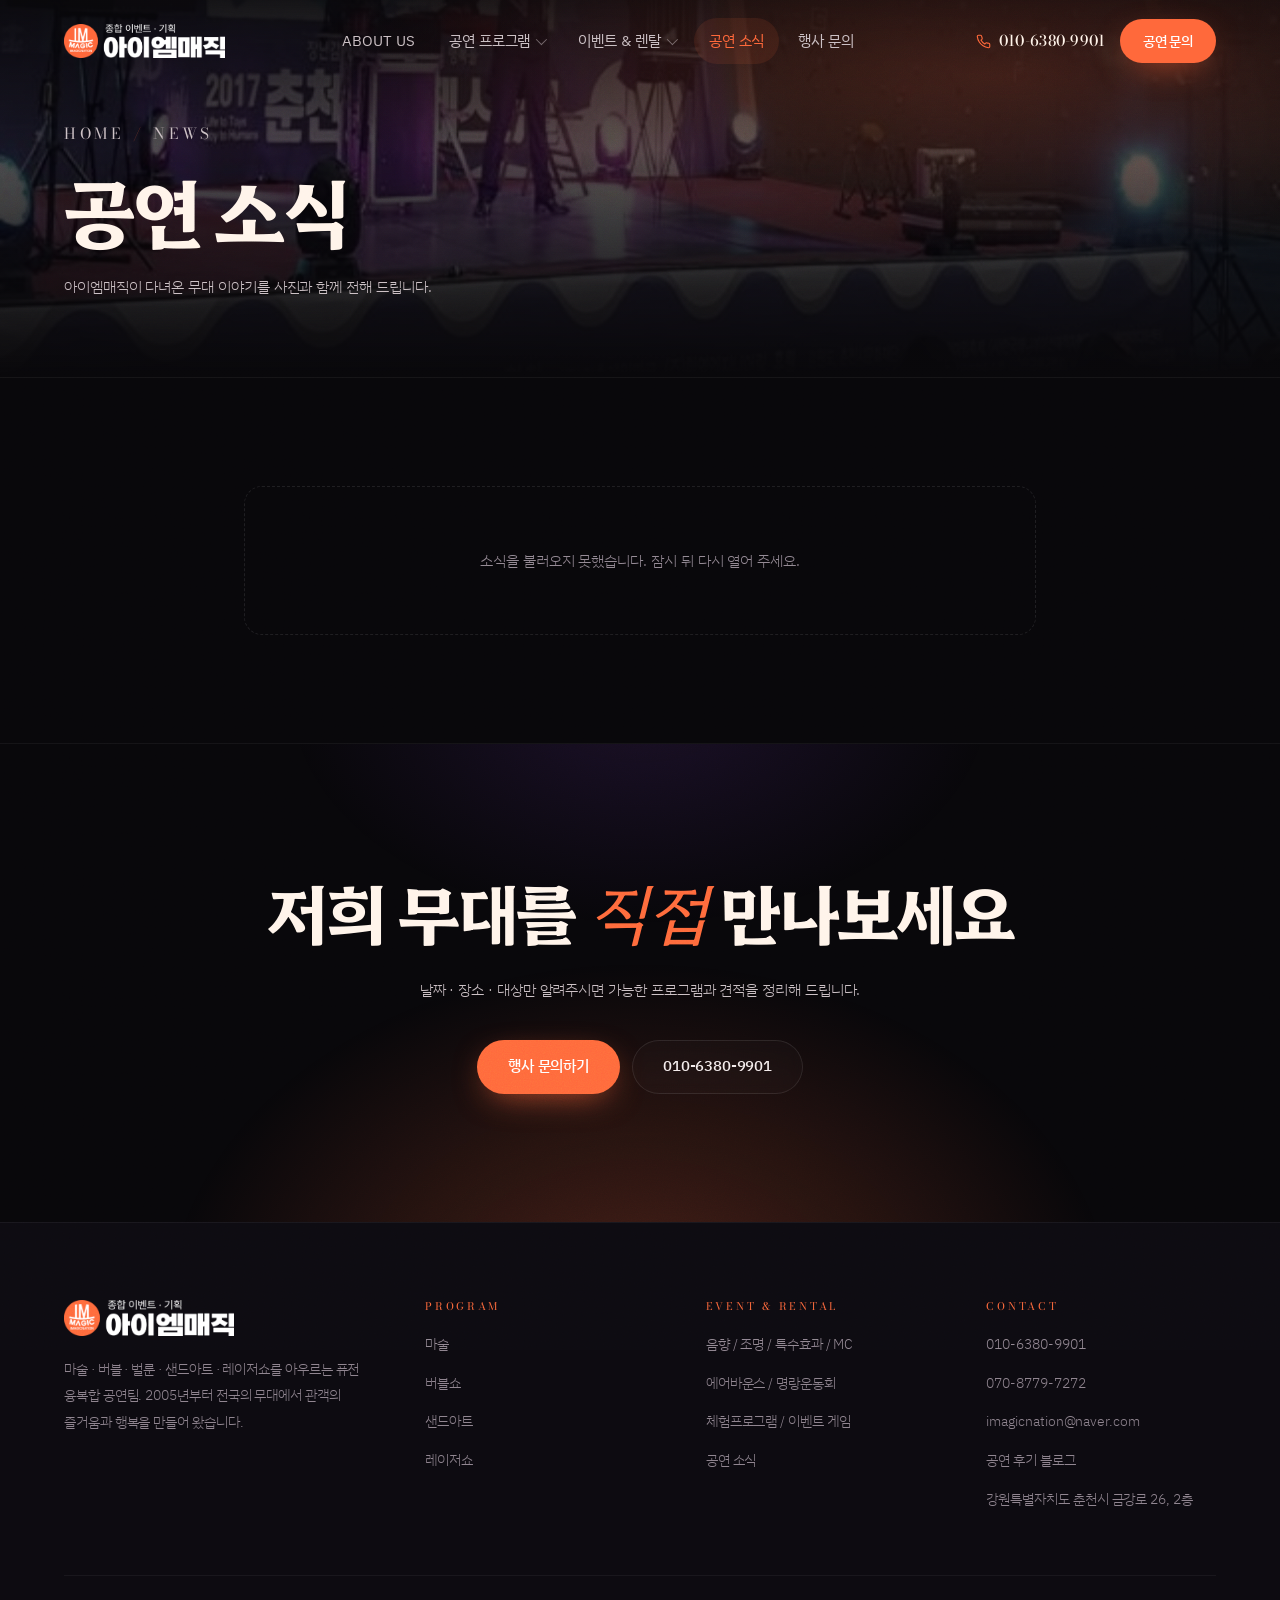
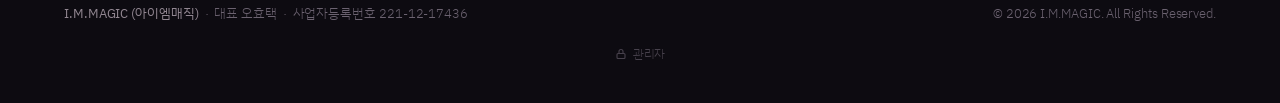
<file: news.html>
<!DOCTYPE html>
<html lang="ko">
<head>
<meta charset="utf-8">
<meta name="viewport" content="width=device-width, initial-scale=1, viewport-fit=cover">
<title>공연 소식 — 아이엠매직 I.M.MAGIC</title>
<meta name="description" content="아이엠매직이 다녀온 공연 현장 소식. 학교 방문공연, 축제, 기업 행사 이야기를 사진과 함께 전합니다.">
<meta name="theme-color" content="#08070a">
<link rel="canonical" href="https://www.immagic.kr/news.html">
<meta property="og:type" content="website">
<meta property="og:site_name" content="아이엠매직 I.M.MAGIC">
<meta property="og:title" content="공연 소식 — 아이엠매직">
<meta property="og:description" content="아이엠매직이 다녀온 공연 현장 소식.">
<meta property="og:url" content="https://www.immagic.kr/news.html">
<meta property="og:image" content="https://www.immagic.kr/assets/img/stage-festival.jpg">
<meta property="og:locale" content="ko_KR">
<link rel="icon" href="assets/img/logo-mark.png">
<link rel="apple-touch-icon" href="assets/img/logo-mark.png">
<link rel="preconnect" href="https://fonts.googleapis.com">
<link rel="preconnect" href="https://fonts.gstatic.com" crossorigin>
<link href="https://fonts.googleapis.com/css2?family=Bodoni+Moda:ital,opsz,wght@0,6..96,400..900;1,6..96,400..900&family=Hahmlet:wght@300;500;700;900&family=IBM+Plex+Sans+KR:wght@200;300;400;500;600;700&display=swap" rel="stylesheet">
<link rel="stylesheet" href="assets/css/style.css">
</head>

<body>
<a class="skip" href="#main">본문 바로가기</a>
<div class="grain" aria-hidden="true"></div>

<header class="hdr">
  <div class="hdr__in">
    <a class="brand" href="index.html" aria-label="아이엠매직 홈">
      <img src="assets/img/logo-full.png" alt="아이엠매직 I.M.MAGIC">
    </a>
    <nav class="nav" aria-label="주요 메뉴">
      <div class="nav__item"><a class="nav__link" href="about.html">ABOUT US</a></div>
      <div class="nav__item">
        <a class="nav__link" href="programs.html">공연 프로그램 <i class="caret"></i></a>
        <div class="drop">
          <p class="drop__cap">Magic</p>
          <a href="programs.html#magic">마술 — 전체 보기</a>
          <a href="programs.html#nolja">놀자! 매직쇼</a>
          <a href="programs.html#dak">마술이닭!</a>
          <a href="programs.html#science">사이언스 매직쇼</a>
          <a href="programs.html#green">‘깜박이’의 초록매직쇼</a>
          <div class="drop__sep"></div>
          <p class="drop__cap">Bubble &amp; Balloon</p>
          <a href="programs.html#bubble">버블탐험가 방울아저씨</a>
          <a href="programs.html#balloon">벌룬 &amp; 버블쇼</a>
          <div class="drop__sep"></div>
          <p class="drop__cap">Sand Art</p>
          <a href="programs.html#sand">샌드아트 제작공연</a>
          <a href="programs.html#fairy">모래로 들려주는 동화이야기</a>
          <a href="programs.html#sandfilm">샌드아트 영상제작</a>
          <div class="drop__sep"></div>
          <p class="drop__cap">Laser</p>
          <a href="programs.html#laser">레이저쇼</a>
        </div>
      </div>
      <div class="nav__item">
        <a class="nav__link" href="rental.html">이벤트 &amp; 렌탈 <i class="caret"></i></a>
        <div class="drop">
          <a href="rental.html#av">음향 / 조명 / 특수효과 / MC</a>
          <a href="rental.html#bounce">에어바운스 / 명랑운동회</a>
          <a href="rental.html#play">체험프로그램 / 이벤트 게임</a>
        </div>
      </div>
      <div class="nav__item"><a class="nav__link" href="news.html">공연 소식</a></div>
      <div class="nav__item"><a class="nav__link" href="contact.html">행사 문의</a></div>
    </nav>
    <div class="hdr__cta">
      <a class="hdr__tel" href="tel:01063809901">
        <svg viewBox="0 0 24 24" fill="none" stroke="currentColor" stroke-width="1.8" aria-hidden="true"><path d="M22 16.9v3a2 2 0 0 1-2.2 2 19.8 19.8 0 0 1-8.6-3.1 19.5 19.5 0 0 1-6-6A19.8 19.8 0 0 1 2.1 4.2 2 2 0 0 1 4.1 2h3a2 2 0 0 1 2 1.7c.1 1 .4 1.9.7 2.8a2 2 0 0 1-.4 2.1L8.1 9.9a16 16 0 0 0 6 6l1.3-1.3a2 2 0 0 1 2.1-.4c.9.3 1.8.6 2.8.7a2 2 0 0 1 1.7 2z"/></svg>
        010-6380-9901
      </a>
      <a class="btn btn--flame btn--sm" href="contact.html">공연 문의</a>
      <button class="burger" type="button" aria-label="메뉴 열기" aria-expanded="false" aria-controls="mnav"><span></span><span></span><span></span></button>
    </div>
  </div>
</header>

<div class="mnav" id="mnav">
  <div class="mnav__grp"><a class="mnav__top" href="about.html">ABOUT US</a></div>
  <div class="mnav__grp">
    <a class="mnav__top" href="programs.html">공연 프로그램</a>
    <div class="mnav__sub">
      <a href="programs.html#magic">마술</a><a href="programs.html#nolja">놀자! 매직쇼</a><a href="programs.html#dak">마술이닭!</a><a href="programs.html#science">사이언스 매직쇼</a><a href="programs.html#green">초록매직쇼</a><a href="programs.html#bubble">방울아저씨</a><a href="programs.html#balloon">벌룬&amp;버블쇼</a><a href="programs.html#sand">샌드아트</a><a href="programs.html#fairy">동화이야기</a><a href="programs.html#sandfilm">영상제작</a><a href="programs.html#laser">레이저쇼</a>
    </div>
  </div>
  <div class="mnav__grp">
    <a class="mnav__top" href="rental.html">이벤트 &amp; 렌탈</a>
    <div class="mnav__sub">
      <a href="rental.html#av">음향·조명·특수효과·MC</a><a href="rental.html#bounce">에어바운스·명랑운동회</a><a href="rental.html#play">체험·이벤트 게임</a>
    </div>
  </div>
  <div class="mnav__grp"><a class="mnav__top" href="news.html">공연 소식</a></div>
  <div class="mnav__grp"><a class="mnav__top" href="contact.html">행사 문의</a></div>
  <div class="mnav__foot">
    <a class="btn btn--flame" href="tel:01063809901">010-6380-9901 전화하기</a>
    <a class="btn btn--ghost" href="https://blog.naver.com/imagicnation" target="_blank" rel="noopener">공연 후기 블로그</a>
  </div>
</div>

<main id="main">

<section class="phero" style="min-height:clamp(320px,42vh,440px)">
  <div class="phero__bg" style="background-image:url(assets/img/stage-festival.jpg)" aria-hidden="true"></div>
  <div class="phero__in">
    <p class="crumb"><a href="index.html">Home</a> <i>/</i> News</p>
    <h1>공연 소식</h1>
    <p>아이엠매직이 다녀온 무대 이야기를 사진과 함께 전해 드립니다.</p>
  </div>
</section>

<section class="section" aria-labelledby="news-h">
  <div class="wrap" style="max-width:920px">
    <h2 class="stitle" id="news-h" style="position:absolute;left:-9999px">소식 목록</h2>
    <div class="posts" id="posts">
      <p class="posts__load">소식을 불러오는 중입니다…</p>
    </div>
  </div>
</section>

<section class="cta">
  <div class="wrap rise">
    <h2>저희 무대를 <span class="it">직접</span> 만나보세요</h2>
    <p>날짜 · 장소 · 대상만 알려주시면 가능한 프로그램과 견적을 정리해 드립니다.</p>
    <div class="cta__acts">
      <a class="btn btn--flame" href="contact.html">행사 문의하기</a>
      <a class="btn btn--ghost" href="tel:01063809901">010-6380-9901</a>
    </div>
  </div>
</section>

</main>

<footer class="ftr">
  <div class="wrap">
    <div class="ftr__top">
      <div class="ftr__brand">
        <img src="assets/img/logo-full.png" alt="아이엠매직 I.M.MAGIC">
        <p>마술 · 버블 · 벌룬 · 샌드아트 · 레이저쇼를 아우르는 퓨전 융복합 공연팀.
           2005년부터 전국의 무대에서 관객의 즐거움과 행복을 만들어 왔습니다.</p>
      </div>
      <div>
        <h4>Program</h4>
        <ul>
          <li><a href="programs.html#magic">마술</a></li>
          <li><a href="programs.html#bubble">버블쇼</a></li>
          <li><a href="programs.html#sand">샌드아트</a></li>
          <li><a href="programs.html#laser">레이저쇼</a></li>
        </ul>
      </div>
      <div>
        <h4>Event &amp; Rental</h4>
        <ul>
          <li><a href="rental.html#av">음향 / 조명 / 특수효과 / MC</a></li>
          <li><a href="rental.html#bounce">에어바운스 / 명랑운동회</a></li>
          <li><a href="rental.html#play">체험프로그램 / 이벤트 게임</a></li>
          <li><a href="news.html">공연 소식</a></li>
        </ul>
      </div>
      <div>
        <h4>Contact</h4>
        <ul>
          <li><a href="tel:01063809901">010-6380-9901</a></li>
          <li><a href="tel:07087797272">070-8779-7272</a></li>
          <li><a href="mailto:imagicnation@naver.com">imagicnation@naver.com</a></li>
          <li><a href="https://blog.naver.com/imagicnation" target="_blank" rel="noopener">공연 후기 블로그</a></li>
          <li><span>강원특별자치도 춘천시 금강로 26, 2층</span></li>
        </ul>
      </div>
    </div>
    <div class="ftr__bot">
      <p><b>I.M.MAGIC (아이엠매직)</b> &nbsp;·&nbsp; 대표 오효택 &nbsp;·&nbsp; 사업자등록번호 221-12-17436</p>
      <p>© 2026 I.M.MAGIC. All Rights Reserved.</p>
    </div>
    <div class="ftr__admin">
      <a href="news-admin.html" rel="nofollow">
        <svg viewBox="0 0 24 24" fill="none" stroke="currentColor" stroke-width="2.2" stroke-linecap="round" aria-hidden="true"><rect x="4" y="11" width="16" height="10" rx="2"/><path d="M8 11V7a4 4 0 0 1 8 0v4"/></svg>
        관리자
      </a>
    </div>
  </div>
</footer>

<nav class="dock" aria-label="빠른 연락">
  <a href="tel:01063809901">
    <svg viewBox="0 0 24 24" fill="none" stroke="currentColor" stroke-width="1.9" aria-hidden="true"><path d="M22 16.9v3a2 2 0 0 1-2.2 2 19.8 19.8 0 0 1-8.6-3.1 19.5 19.5 0 0 1-6-6A19.8 19.8 0 0 1 2.1 4.2 2 2 0 0 1 4.1 2h3a2 2 0 0 1 2 1.7c.1 1 .4 1.9.7 2.8a2 2 0 0 1-.4 2.1L8.1 9.9a16 16 0 0 0 6 6l1.3-1.3a2 2 0 0 1 2.1-.4c.9.3 1.8.6 2.8.7a2 2 0 0 1 1.7 2z"/></svg>
    전화 상담
  </a>
  <a class="is-key" href="contact.html">
    <svg viewBox="0 0 24 24" fill="none" stroke="currentColor" stroke-width="1.9" aria-hidden="true"><path d="M4 4h16v12H7l-3 3z"/></svg>
    행사 문의
  </a>
</nav>

<button class="top" type="button" aria-label="맨 위로">
  <svg viewBox="0 0 24 24" fill="none" stroke="currentColor" stroke-width="2" aria-hidden="true"><path d="M12 19V5M5 12l7-7 7 7"/></svg>
</button>

<script>
/* 공연 소식 — photos 가지의 posts/posts.json 을 읽어 그린다.
   서버가 아직 없거나 글이 없으면 안내 문구만 남는다. */
(function () {
  var 목록주소 = 'https://raw.githubusercontent.com/brizymedia/immagic/photos/posts/posts.json';
  var 사진주소 = 'https://raw.githubusercontent.com/brizymedia/immagic/photos/';
  var 통 = document.getElementById('posts');
  if (!통 || location.protocol.indexOf('http') !== 0) return;

  function 안전(t) {
    return String(t == null ? '' : t).replace(/[&<>"]/g, function (c) {
      return { '&': '&amp;', '<': '&lt;', '>': '&gt;', '"': '&quot;' }[c];
    });
  }

  /* 유튜브 주소 → 영상 번호(11자)만 뽑는다. 번호는 글자 종류까지 검사해 엉뚱한 값이 못 들어간다.
     watch?v= · youtu.be/ · shorts/ · live/ · embed/ 를 알아본다. */
  var 유튜브 = /https?:\/\/(?:www\.|m\.)?(?:youtube\.com\/(?:watch\?[^\s]*?v=|shorts\/|live\/|embed\/)|youtu\.be\/)([A-Za-z0-9_-]{11})[^\s]*/g;

  // 주소만 덩그러니 있는 줄 — 줄째 뺀다 (빈 줄이 남지 않게)
  var 유튜브줄 = new RegExp('^[ \\t]*(?:' + 유튜브.source + ')[ \\t]*(?:\\n|$)', 'gm');

  function 영상뽑기(본문) {
    var 영상 = [], 본 = {};
    function 담기(전체, 번호) {
      if (!본[번호]) {
        본[번호] = 1;
        영상.push({ id: 번호, 세로: /\/shorts\//.test(전체) });
      }
      return '';
    }
    var 남은글 = String(본문 || '')
      .replace(유튜브줄, 담기)        // 주소만 있는 줄
      .replace(유튜브, 담기)          // 글 중간에 섞인 주소
      .replace(/[ \t]+\n/g, '\n')
      .replace(/\n{3,}/g, '\n\n')
      .trim();
    // 영상 순서는 글에 나온 순서대로
    var 순서 = {}, i = 0;
    String(본문 || '').replace(유튜브, function (x, 번호) { if (!(번호 in 순서)) 순서[번호] = i++; return x; });
    영상.sort(function (a, b) { return 순서[a.id] - 순서[b.id]; });
    return { 글: 남은글, 영상: 영상.slice(0, 6) };
  }

  function 영상틀(v, 제목) {
    return '<div class="post__yt' + (v.세로 ? ' is-short' : '') + '">' +
             '<iframe src="https://www.youtube-nocookie.com/embed/' + v.id + '?rel=0" ' +
               'title="' + 안전(제목) + ' 영상" loading="lazy" ' +
               'allow="accelerometer; autoplay; clipboard-write; encrypted-media; gyroscope; picture-in-picture; web-share" ' +
               'referrerpolicy="strict-origin-when-cross-origin" allowfullscreen></iframe>' +
           '</div>';
  }

  function 비었음(글) {
    통.innerHTML = '<p class="posts__empty">' + 글 + '</p>';
  }

  // 5분 단위 캐시 깨기 — 글을 올리면 늦어도 5분 안에 보인다
  fetch(목록주소 + '?t=' + Math.floor(Date.now() / 300000), { cache: 'no-store' })
    .then(function (r) { return r.ok ? r.json() : null; })
    .then(function (j) {
      var 글들 = (j && Array.isArray(j.posts)) ? j.posts : [];
      if (!글들.length) {
        비었음('아직 올라온 소식이 없습니다.<br>공연 사진과 이야기는 <a href="https://blog.naver.com/imagicnation" target="_blank" rel="noopener" style="color:var(--flame)">네이버 블로그</a>에서도 보실 수 있습니다.');
        return;
      }
      통.innerHTML = 글들.map(function (n) {
        var 사진 = (Array.isArray(n.p) ? n.p : []).map(function (경로) {
          var u = 사진주소 + 경로;
          return '<figure data-lb="' + 안전(u) + '" data-cap="' + 안전(n.t) + '">' +
                 '<img src="' + 안전(u) + '" alt="' + 안전(n.t) + ' 공연 사진" loading="lazy"></figure>';
        }).join('');
        var 뽑음 = 영상뽑기(n.b);
        var 영상 = 뽑음.영상.map(function (v) { return 영상틀(v, n.t); }).join('');
        return '<article class="post">' +
                 '<p class="post__d">' + 안전(n.d) + '</p>' +
                 '<h2>' + 안전(n.t) + '</h2>' +
                 (뽑음.글 ? '<p class="post__b">' + 안전(뽑음.글) + '</p>' : '') +
                 (영상 ? '<div class="post__vids">' + 영상 + '</div>' : '') +
                 (사진 ? '<div class="post__ph">' + 사진 + '</div>' : '') +
               '</article>';
      }).join('');

      // app.js 의 라이트박스는 읽을 때 한 번만 훑으므로, 여기서 다시 묶어 준다
      if (window.IM && typeof window.IM.bindLightbox === 'function') window.IM.bindLightbox();
    })
    .catch(function () {
      비었음('소식을 불러오지 못했습니다. 잠시 뒤 다시 열어 주세요.');
    });
})();
</script>
<script src="assets/js/app.js"></script>
</body>
</html>
</file>
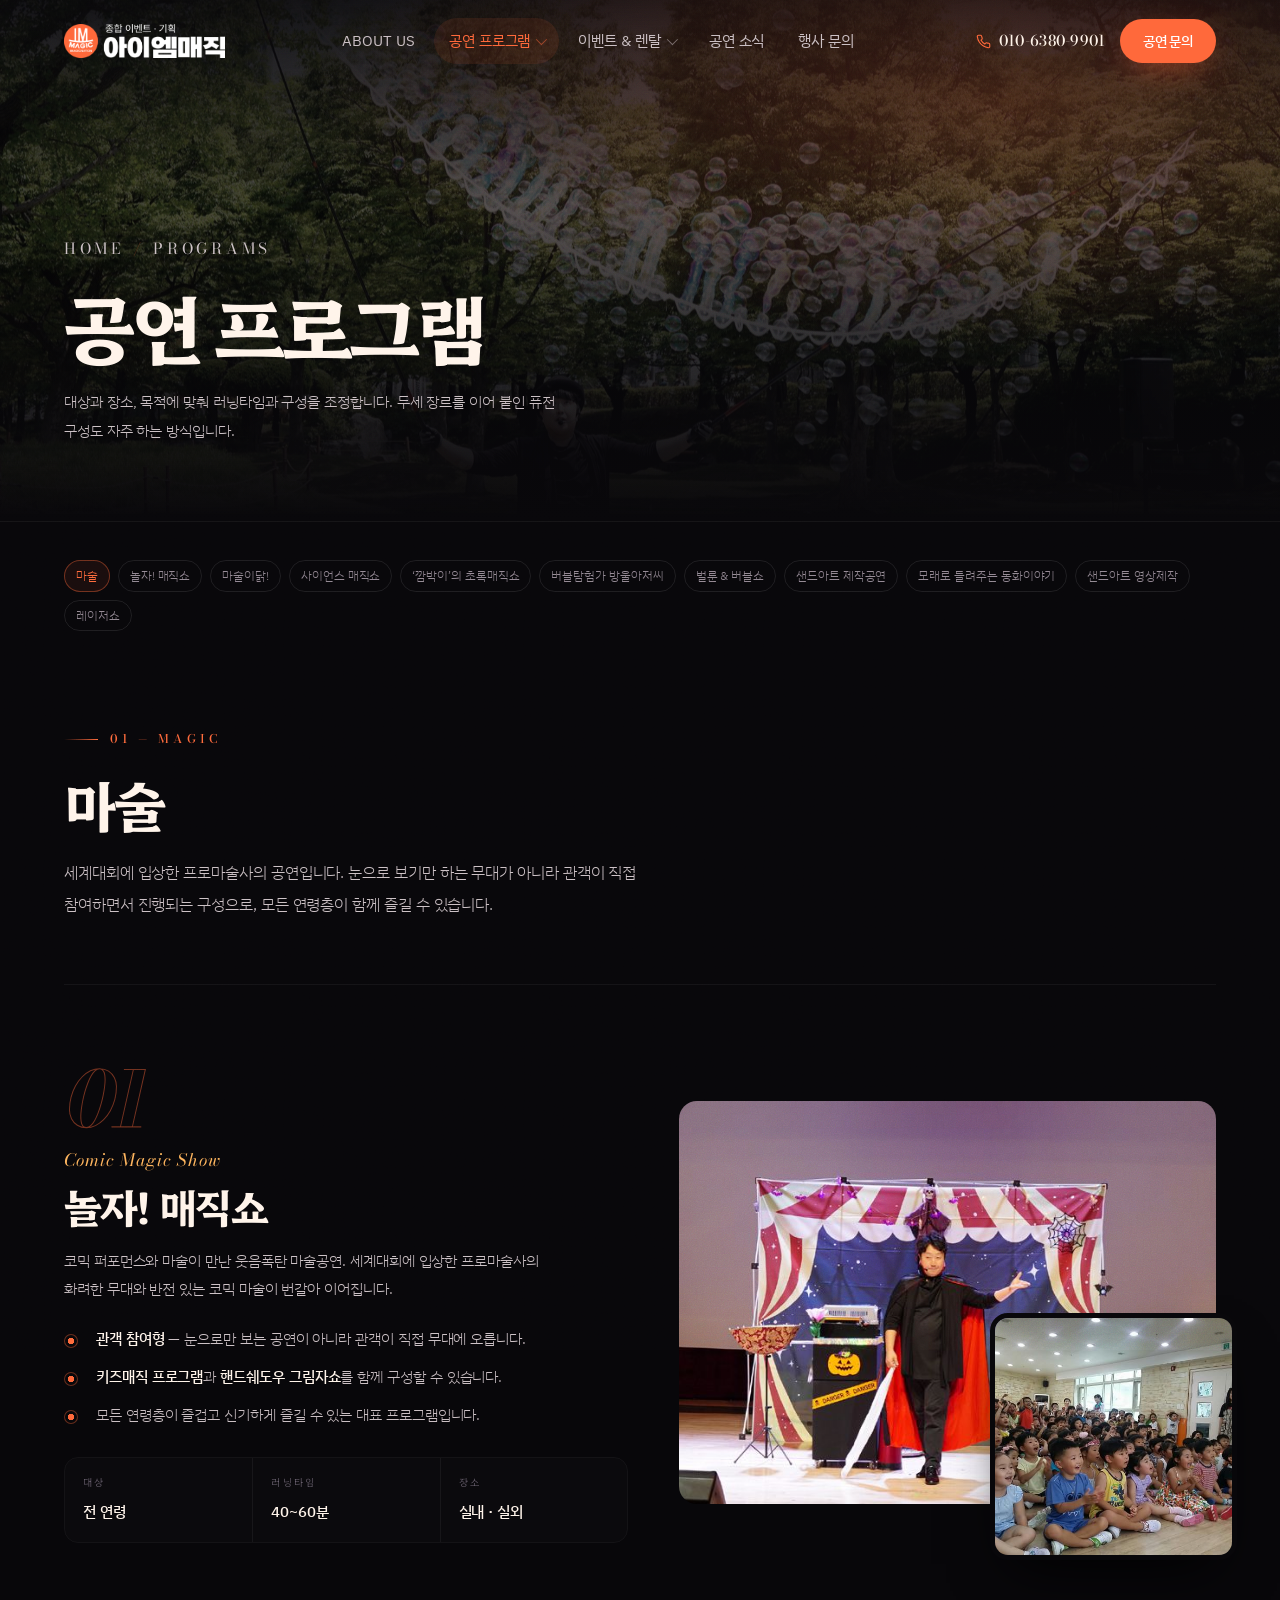
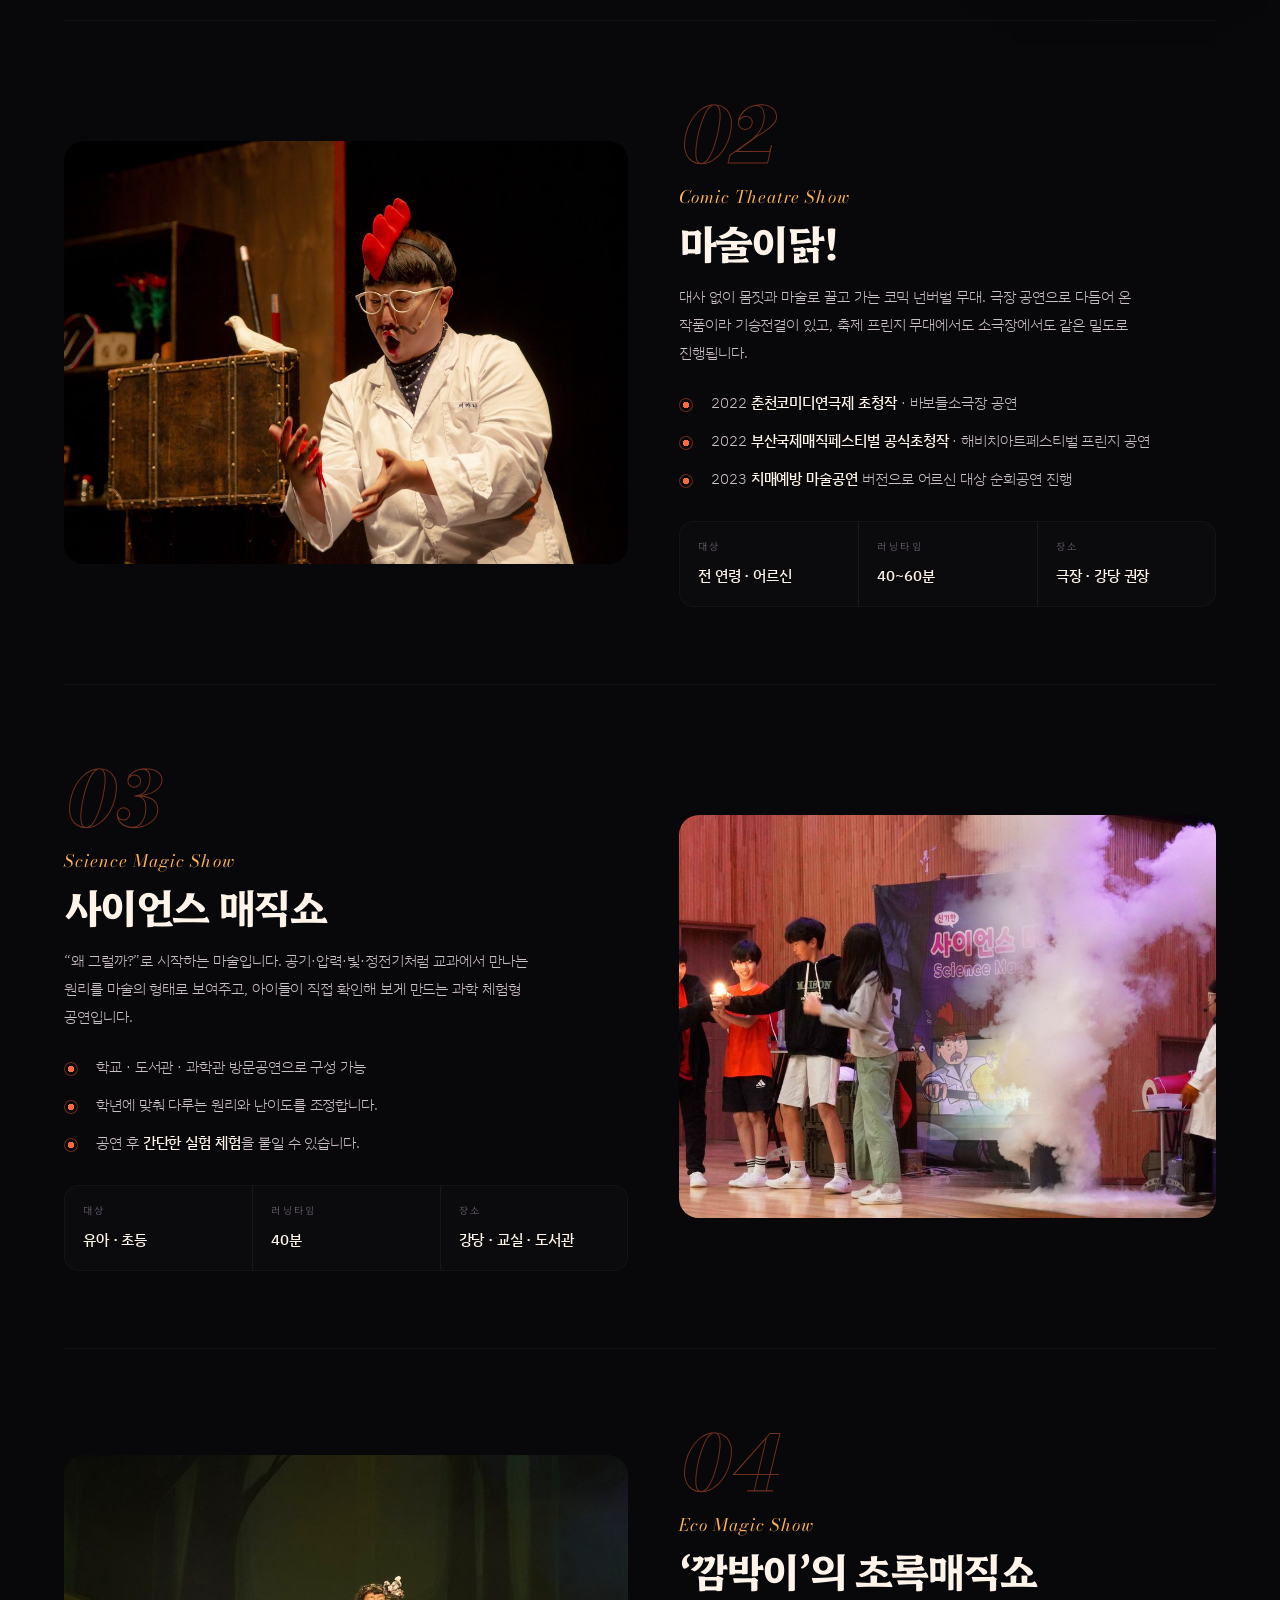
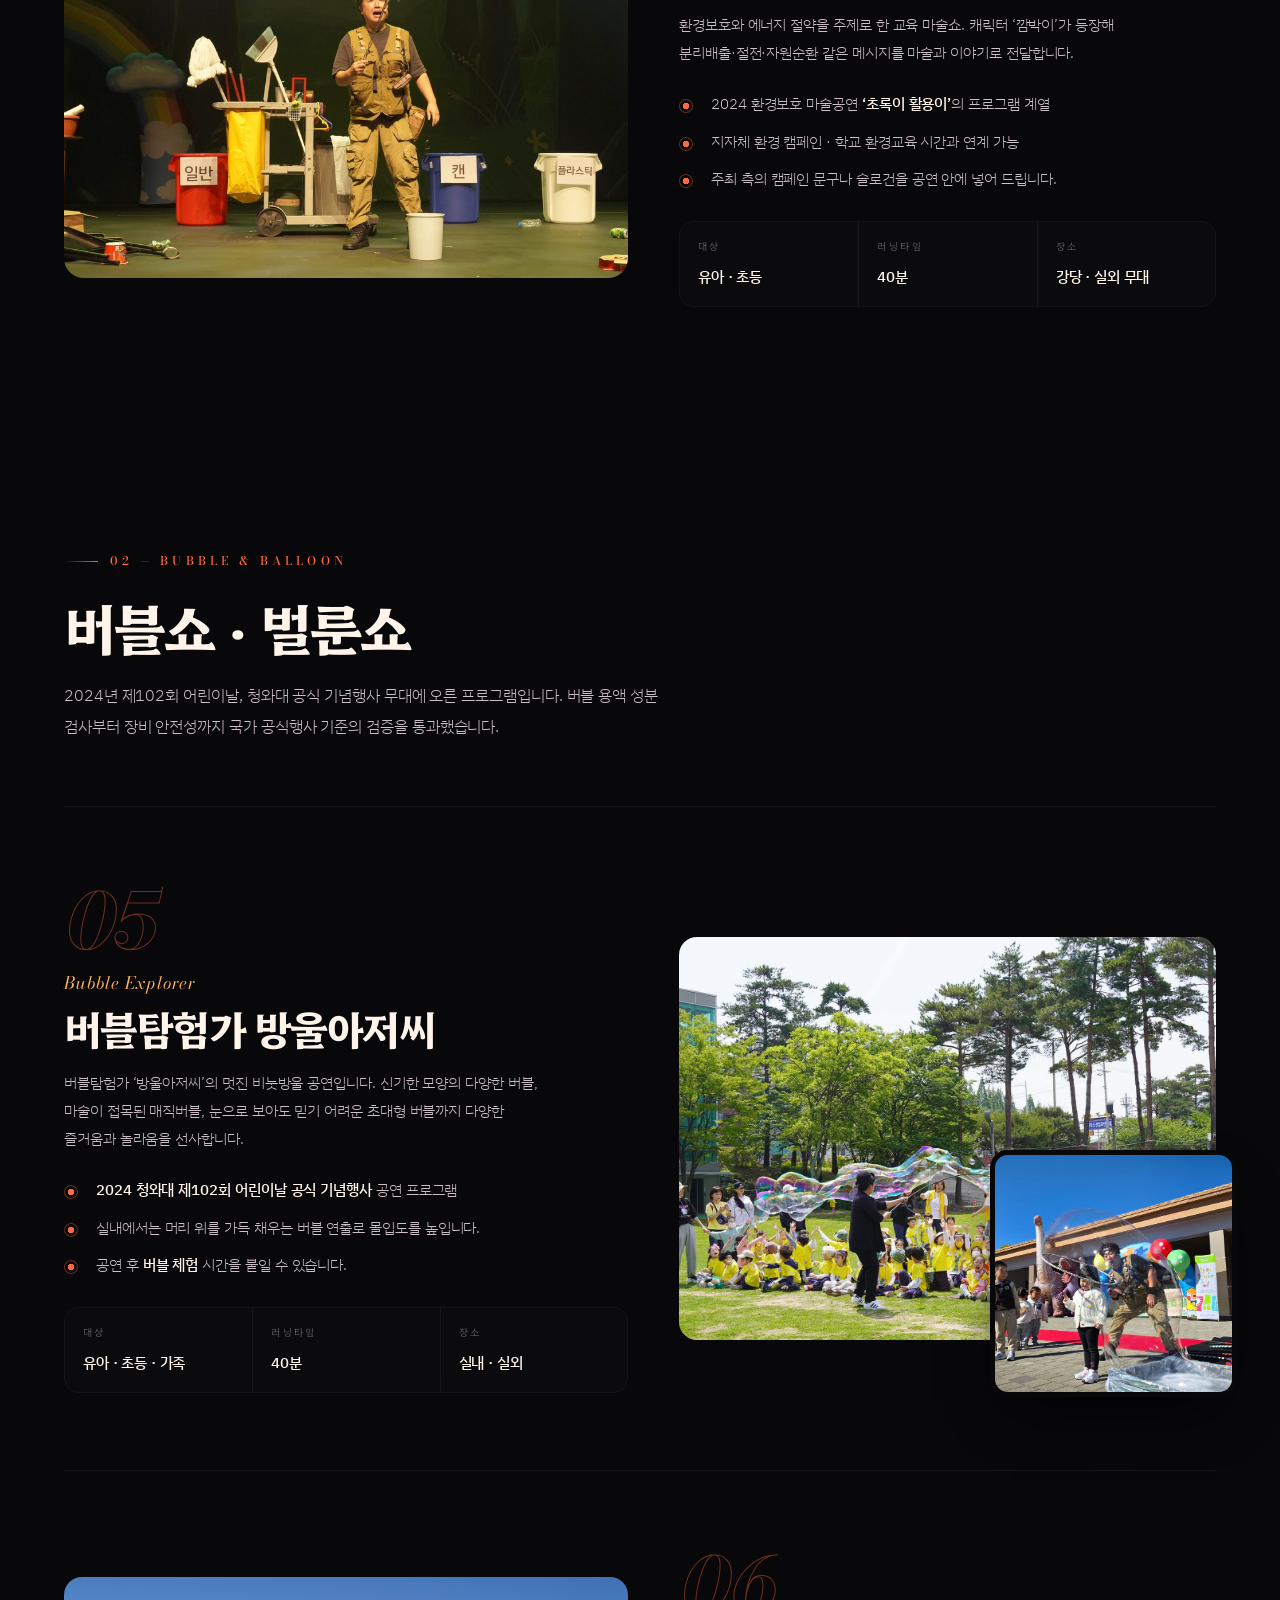
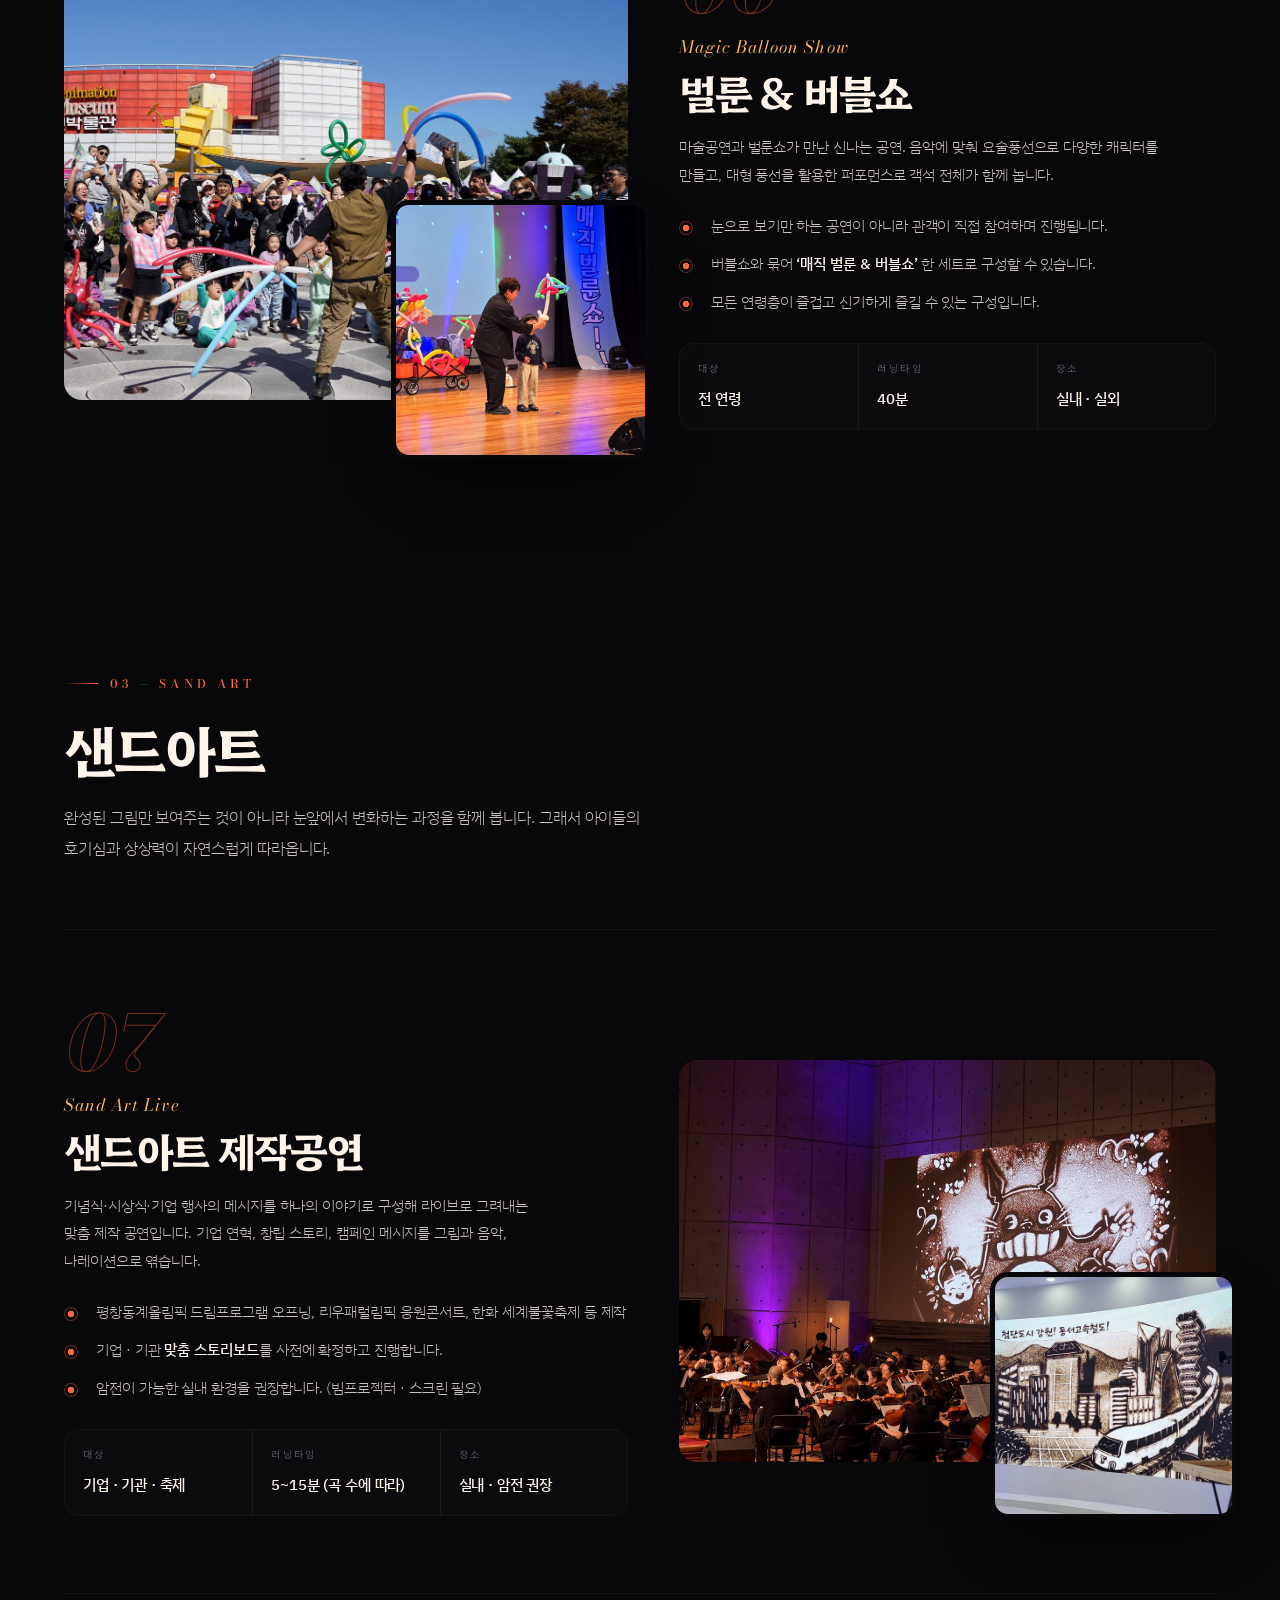
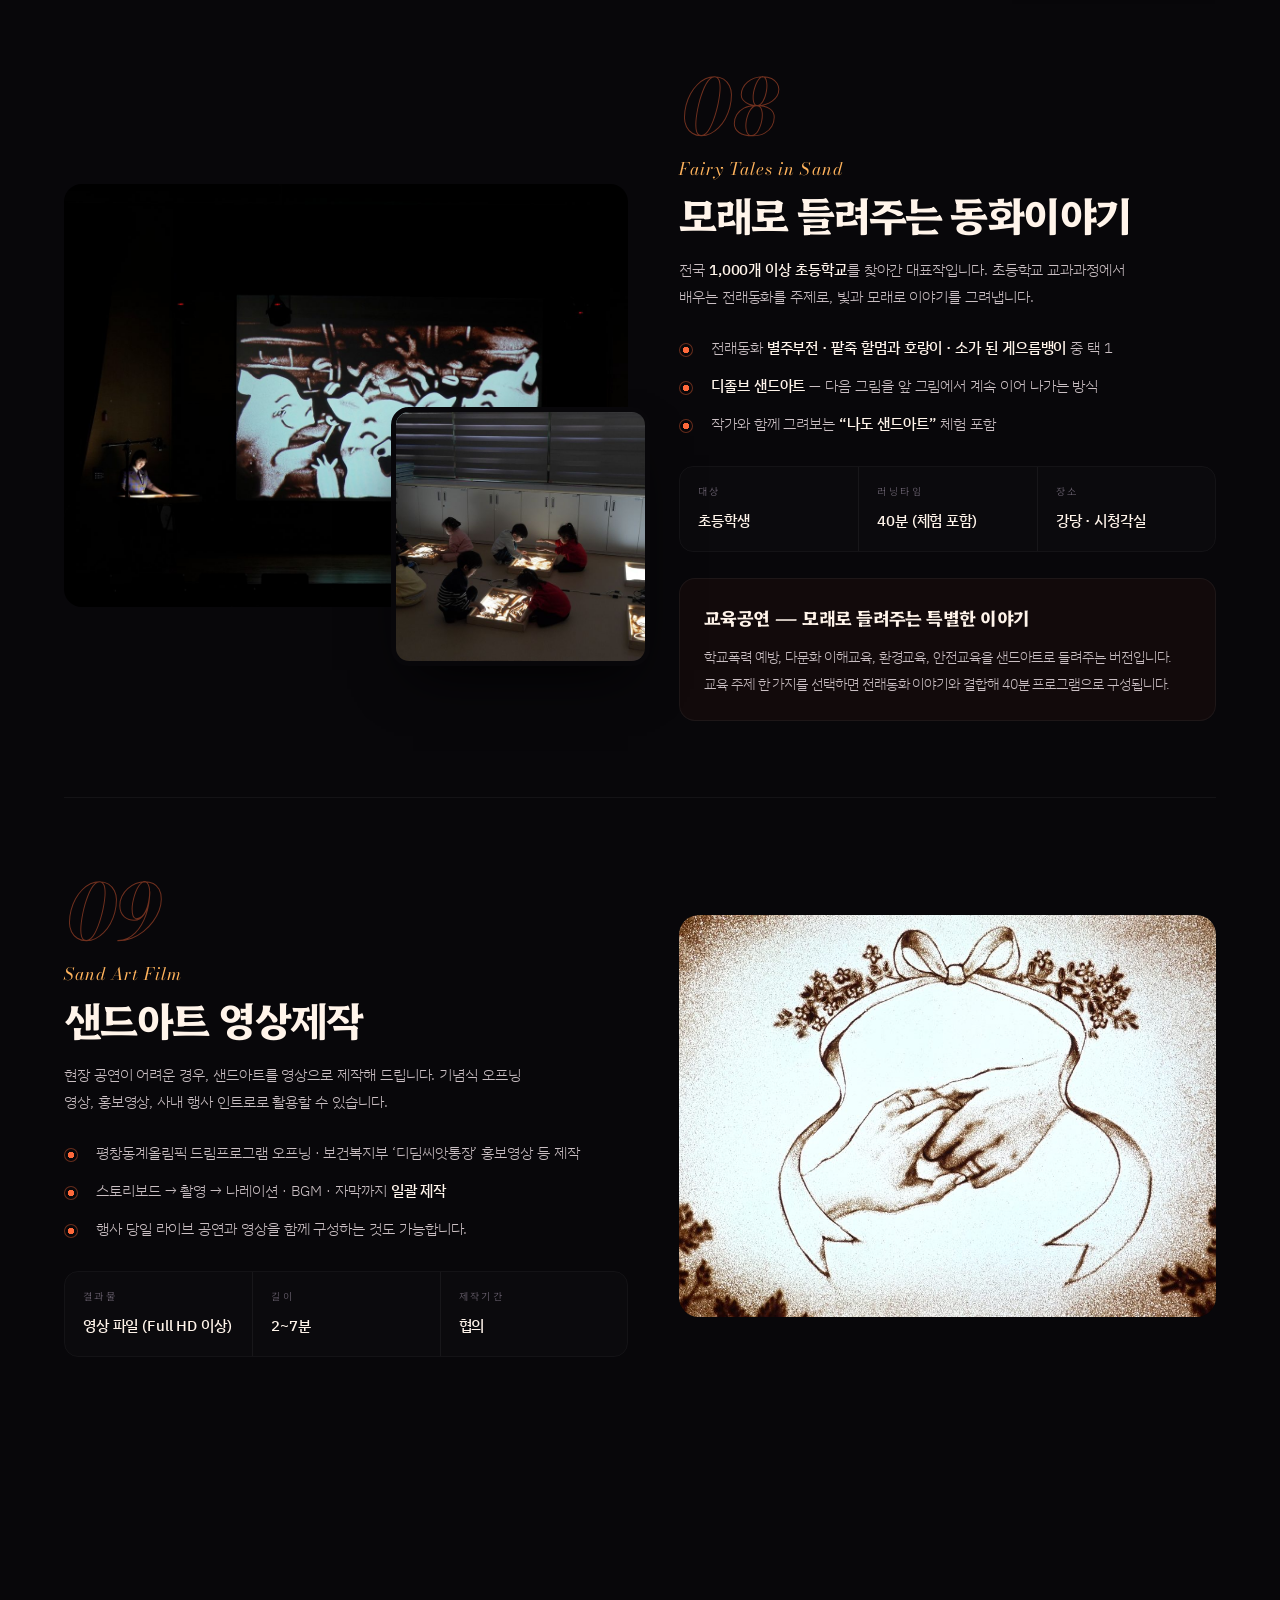
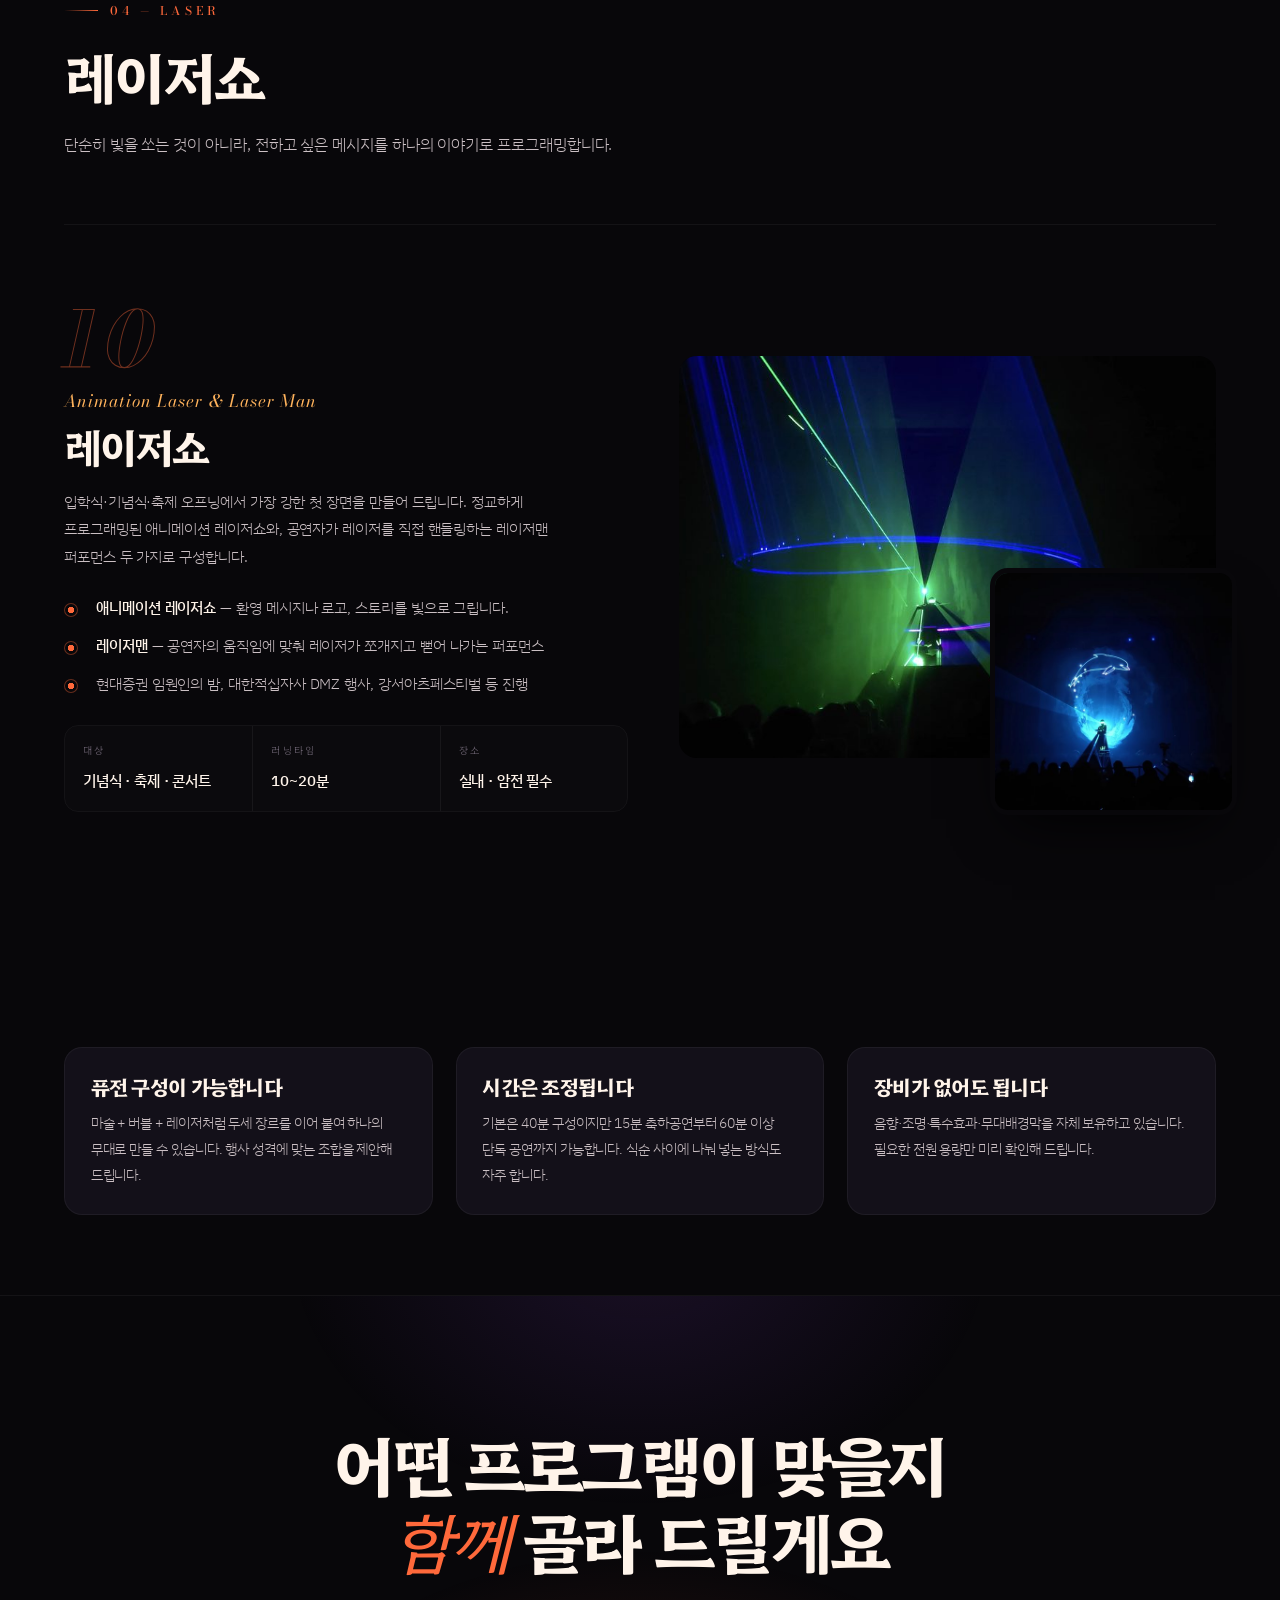
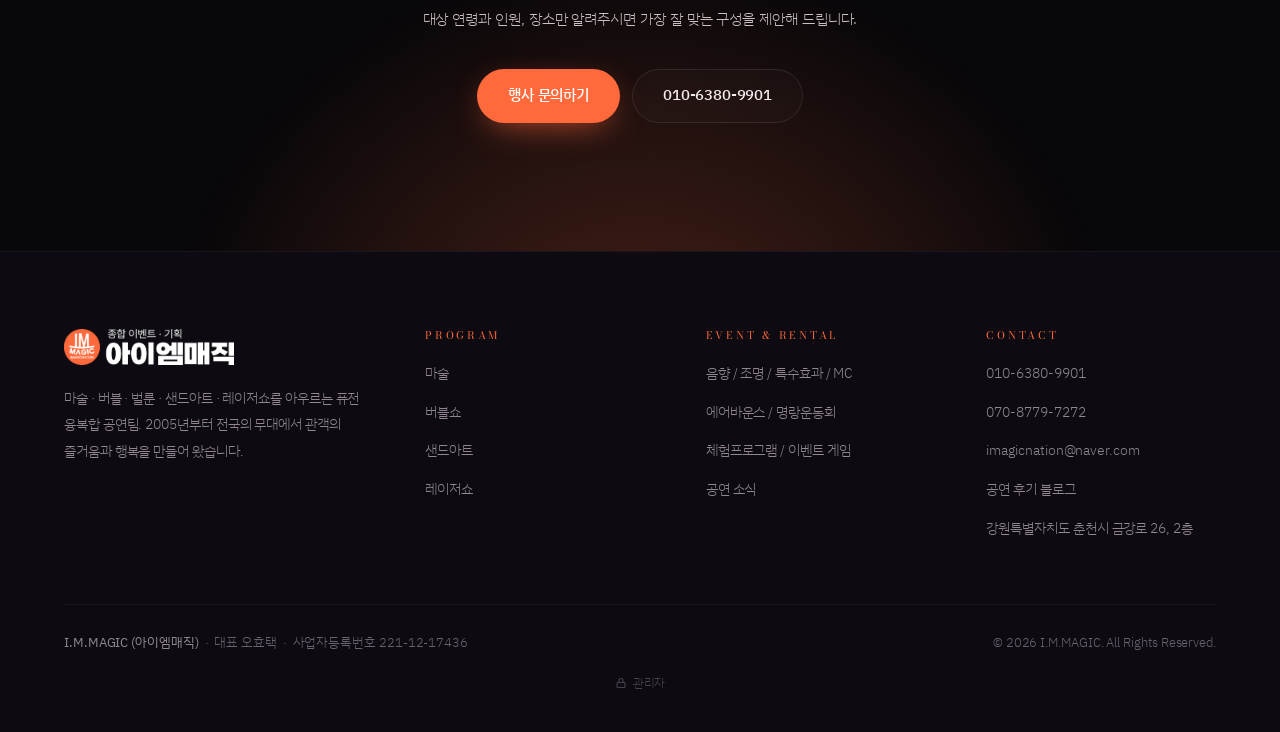
<file: programs.html>
<!DOCTYPE html>
<html lang="ko">
<head>
<meta charset="utf-8">
<meta name="viewport" content="width=device-width, initial-scale=1, viewport-fit=cover">
<title>공연 프로그램 — 마술 · 버블 · 샌드아트 · 레이저쇼 | 아이엠매직</title>
<meta name="description" content="놀자! 매직쇼, 마술이닭!, 사이언스 매직쇼, 초록매직쇼, 버블탐험가 방울아저씨, 벌룬&버블쇼, 샌드아트 제작공연, 모래로 들려주는 동화이야기, 샌드아트 영상제작, 레이저쇼 — 아이엠매직 공연 프로그램 전체 안내.">
<meta name="theme-color" content="#08070a">
<meta property="og:type" content="website">
<meta property="og:title" content="공연 프로그램 — 아이엠매직">
<meta property="og:description" content="마술·버블·벌룬·샌드아트·레이저쇼 전 프로그램 안내">
<meta property="og:image" content="assets/img/magic-stage.jpg">
<link rel="icon" href="assets/img/logo-mark.png">
<link rel="apple-touch-icon" href="assets/img/logo-mark.png">
<link rel="preconnect" href="https://fonts.googleapis.com">
<link rel="preconnect" href="https://fonts.gstatic.com" crossorigin>
<link href="https://fonts.googleapis.com/css2?family=Bodoni+Moda:ital,opsz,wght@0,6..96,400..900;1,6..96,400..900&family=Hahmlet:wght@300;500;700;900&family=IBM+Plex+Sans+KR:wght@200;300;400;500;600;700&display=swap" rel="stylesheet">
<link rel="stylesheet" href="assets/css/style.css">
</head>

<body>
<a class="skip" href="#main">본문 바로가기</a>
<div class="grain" aria-hidden="true"></div>

<header class="hdr">
  <div class="hdr__in">
    <a class="brand" href="index.html" aria-label="아이엠매직 홈">
      <img src="assets/img/logo-full.png" alt="아이엠매직 I.M.MAGIC">
    </a>
    <nav class="nav" aria-label="주요 메뉴">
      <div class="nav__item"><a class="nav__link" href="about.html">ABOUT US</a></div>
      <div class="nav__item">
        <a class="nav__link" href="programs.html">공연 프로그램 <i class="caret"></i></a>
        <div class="drop">
          <p class="drop__cap">Magic</p>
          <a href="programs.html#magic">마술 — 전체 보기</a>
          <a href="programs.html#nolja">놀자! 매직쇼</a>
          <a href="programs.html#dak">마술이닭!</a>
          <a href="programs.html#science">사이언스 매직쇼</a>
          <a href="programs.html#green">‘깜박이’의 초록매직쇼</a>
          <div class="drop__sep"></div>
          <p class="drop__cap">Bubble &amp; Balloon</p>
          <a href="programs.html#bubble">버블탐험가 방울아저씨</a>
          <a href="programs.html#balloon">벌룬 &amp; 버블쇼</a>
          <div class="drop__sep"></div>
          <p class="drop__cap">Sand Art</p>
          <a href="programs.html#sand">샌드아트 제작공연</a>
          <a href="programs.html#fairy">모래로 들려주는 동화이야기</a>
          <a href="programs.html#sandfilm">샌드아트 영상제작</a>
          <div class="drop__sep"></div>
          <p class="drop__cap">Laser</p>
          <a href="programs.html#laser">레이저쇼</a>
        </div>
      </div>
      <div class="nav__item">
        <a class="nav__link" href="rental.html">이벤트 &amp; 렌탈 <i class="caret"></i></a>
        <div class="drop">
          <a href="rental.html#av">음향 / 조명 / 특수효과 / MC</a>
          <a href="rental.html#bounce">에어바운스 / 명랑운동회</a>
          <a href="rental.html#play">체험프로그램 / 이벤트 게임</a>
        </div>
      </div>
      <div class="nav__item"><a class="nav__link" href="news.html">공연 소식</a></div>
      <div class="nav__item"><a class="nav__link" href="contact.html">행사 문의</a></div>
    </nav>
    <div class="hdr__cta">
      <a class="hdr__tel" href="tel:01063809901">
        <svg viewBox="0 0 24 24" fill="none" stroke="currentColor" stroke-width="1.8" aria-hidden="true"><path d="M22 16.9v3a2 2 0 0 1-2.2 2 19.8 19.8 0 0 1-8.6-3.1 19.5 19.5 0 0 1-6-6A19.8 19.8 0 0 1 2.1 4.2 2 2 0 0 1 4.1 2h3a2 2 0 0 1 2 1.7c.1 1 .4 1.9.7 2.8a2 2 0 0 1-.4 2.1L8.1 9.9a16 16 0 0 0 6 6l1.3-1.3a2 2 0 0 1 2.1-.4c.9.3 1.8.6 2.8.7a2 2 0 0 1 1.7 2z"/></svg>
        010-6380-9901
      </a>
      <a class="btn btn--flame btn--sm" href="contact.html">공연 문의</a>
      <button class="burger" type="button" aria-label="메뉴 열기" aria-expanded="false" aria-controls="mnav"><span></span><span></span><span></span></button>
    </div>
  </div>
</header>

<div class="mnav" id="mnav">
  <div class="mnav__grp"><a class="mnav__top" href="about.html">ABOUT US</a></div>
  <div class="mnav__grp">
    <a class="mnav__top" href="programs.html">공연 프로그램</a>
    <div class="mnav__sub">
      <a href="programs.html#magic">마술</a><a href="programs.html#nolja">놀자! 매직쇼</a><a href="programs.html#dak">마술이닭!</a><a href="programs.html#science">사이언스 매직쇼</a><a href="programs.html#green">초록매직쇼</a><a href="programs.html#bubble">방울아저씨</a><a href="programs.html#balloon">벌룬&amp;버블쇼</a><a href="programs.html#sand">샌드아트</a><a href="programs.html#fairy">동화이야기</a><a href="programs.html#sandfilm">영상제작</a><a href="programs.html#laser">레이저쇼</a>
    </div>
  </div>
  <div class="mnav__grp">
    <a class="mnav__top" href="rental.html">이벤트 &amp; 렌탈</a>
    <div class="mnav__sub">
      <a href="rental.html#av">음향·조명·특수효과·MC</a><a href="rental.html#bounce">에어바운스·명랑운동회</a><a href="rental.html#play">체험·이벤트 게임</a>
    </div>
  </div>
  <div class="mnav__grp"><a class="mnav__top" href="news.html">공연 소식</a></div>
  <div class="mnav__grp"><a class="mnav__top" href="contact.html">행사 문의</a></div>
  <div class="mnav__foot">
    <a class="btn btn--flame" href="tel:01063809901">010-6380-9901 전화하기</a>
    <a class="btn btn--ghost" href="https://blog.naver.com/imagicnation" target="_blank" rel="noopener">공연 후기 블로그</a>
  </div>
</div>

<main id="main">

<section class="phero">
  <div class="phero__bg" style="background-image:url(assets/img/prog-hero.jpg)" aria-hidden="true"></div>
  <div class="phero__in">
    <p class="crumb"><a href="index.html">Home</a> <i>/</i> Programs</p>
    <h1>공연 프로그램</h1>
    <p>대상과 장소, 목적에 맞춰 러닝타임과 구성을 조정합니다.
       두세 장르를 이어 붙인 퓨전 구성도 자주 하는 방식입니다.</p>
  </div>
</section>

<!-- 앵커 내비 -->
<nav class="section section--tight" style="padding-block:clamp(28px,3vw,44px)" aria-label="프로그램 바로가기">
  <div class="wrap">
    <div style="display:flex; flex-wrap:wrap; gap:8px">
      <a class="chip chip--on" href="#magic">마술</a>
      <a class="chip" href="#nolja">놀자! 매직쇼</a>
      <a class="chip" href="#dak">마술이닭!</a>
      <a class="chip" href="#science">사이언스 매직쇼</a>
      <a class="chip" href="#green">‘깜박이’의 초록매직쇼</a>
      <a class="chip" href="#bubble">버블탐험가 방울아저씨</a>
      <a class="chip" href="#balloon">벌룬 &amp; 버블쇼</a>
      <a class="chip" href="#sand">샌드아트 제작공연</a>
      <a class="chip" href="#fairy">모래로 들려주는 동화이야기</a>
      <a class="chip" href="#sandfilm">샌드아트 영상제작</a>
      <a class="chip" href="#laser">레이저쇼</a>
    </div>
  </div>
</nav>

<!-- ═══════════════════════════════════════════ 마술 -->
<section class="section section--tight" id="magic" aria-labelledby="magic-h" style="padding-top:clamp(30px,4vw,60px)">
  <div class="wrap">
    <div class="shead rise">
      <p class="eyebrow">01 — Magic</p>
      <h2 class="stitle" id="magic-h">마술</h2>
      <p class="slead">
        세계대회에 입상한 프로마술사의 공연입니다. 눈으로 보기만 하는 무대가 아니라
        관객이 직접 참여하면서 진행되는 구성으로, 모든 연령층이 함께 즐길 수 있습니다.
      </p>
    </div>

    <!-- 놀자! 매직쇼 -->
    <article class="prog" id="nolja">
      <div class="prog__media prog__media--stack rise">
        <div class="a unveil"><img src="assets/img/magic-nolja.jpg" alt="놀자! 매직쇼 무대 전경" loading="lazy"></div>
        <div class="b unveil"><img src="assets/img/magic-kids.jpg" alt="객석을 가득 채운 어린이 관객" loading="lazy"></div>
      </div>
      <div class="rise" data-d="1">
        <p class="prog__no">01</p>
        <h3><span class="lat">Comic Magic Show</span>놀자! 매직쇼</h3>
        <p class="prog__desc">
          코믹 퍼포먼스와 마술이 만난 웃음폭탄 마술공연. 세계대회에 입상한 프로마술사의
          화려한 무대와 반전 있는 코믹 마술이 번갈아 이어집니다.
        </p>
        <ul class="ticks">
          <li><span><strong>관객 참여형</strong> — 눈으로만 보는 공연이 아니라 관객이 직접 무대에 오릅니다.</span></li>
          <li><span><strong>키즈매직 프로그램</strong>과 <strong>핸드쉐도우 그림자쇼</strong>를 함께 구성할 수 있습니다.</span></li>
          <li><span>모든 연령층이 즐겁고 신기하게 즐길 수 있는 대표 프로그램입니다.</span></li>
        </ul>
        <dl class="spec">
          <div><dt>대상</dt><dd>전 연령</dd></div>
          <div><dt>러닝타임</dt><dd>40~60분</dd></div>
          <div><dt>장소</dt><dd>실내 · 실외</dd></div>
        </dl>
      </div>
    </article>

    <!-- 마술이닭! -->
    <article class="prog" id="dak">
      <div class="prog__media rise unveil">
        <img src="assets/img/prog-dak.jpg" alt="코믹쇼 마술이닭 공연 장면" loading="lazy">
      </div>
      <div class="rise" data-d="1">
        <p class="prog__no">02</p>
        <h3><span class="lat">Comic Theatre Show</span>마술이닭!</h3>
        <p class="prog__desc">
          대사 없이 몸짓과 마술로 끌고 가는 코믹 넌버벌 무대. 극장 공연으로 다듬어 온 작품이라
          기승전결이 있고, 축제 프린지 무대에서도 소극장에서도 같은 밀도로 진행됩니다.
        </p>
        <ul class="ticks">
          <li><span>2022 <strong>춘천코미디연극제 초청작</strong> · 바보들소극장 공연</span></li>
          <li><span>2022 <strong>부산국제매직페스티벌 공식초청작</strong> · 해비치아트페스티벌 프린지 공연</span></li>
          <li><span>2023 <strong>치매예방 마술공연</strong> 버전으로 어르신 대상 순회공연 진행</span></li>
        </ul>
        <dl class="spec">
          <div><dt>대상</dt><dd>전 연령 · 어르신</dd></div>
          <div><dt>러닝타임</dt><dd>40~60분</dd></div>
          <div><dt>장소</dt><dd>극장 · 강당 권장</dd></div>
        </dl>
      </div>
    </article>

    <!-- 사이언스 매직쇼 -->
    <article class="prog" id="science">
      <div class="prog__media rise unveil">
        <img src="assets/img/prog-science.jpg" alt="사이언스 매직쇼 공연 장면" loading="lazy">
      </div>
      <div class="rise" data-d="1">
        <p class="prog__no">03</p>
        <h3><span class="lat">Science Magic Show</span>사이언스 매직쇼</h3>
        <p class="prog__desc">
          “왜 그럴까?”로 시작하는 마술입니다. 공기·압력·빛·정전기처럼 교과에서 만나는 원리를
          마술의 형태로 보여주고, 아이들이 직접 확인해 보게 만드는 과학 체험형 공연입니다.
        </p>
        <ul class="ticks">
          <li><span>학교 · 도서관 · 과학관 방문공연으로 구성 가능</span></li>
          <li><span>학년에 맞춰 다루는 원리와 난이도를 조정합니다.</span></li>
          <li><span>공연 후 <strong>간단한 실험 체험</strong>을 붙일 수 있습니다.</span></li>
        </ul>
        <dl class="spec">
          <div><dt>대상</dt><dd>유아 · 초등</dd></div>
          <div><dt>러닝타임</dt><dd>40분</dd></div>
          <div><dt>장소</dt><dd>강당 · 교실 · 도서관</dd></div>
        </dl>
      </div>
    </article>

    <!-- 초록매직쇼 -->
    <article class="prog" id="green">
      <div class="prog__media rise unveil">
        <img src="assets/img/prog-green.jpg" alt="초록매직쇼 캐릭터 공연 장면" loading="lazy">
      </div>
      <div class="rise" data-d="1">
        <p class="prog__no">04</p>
        <h3><span class="lat">Eco Magic Show</span>‘깜박이’의 초록매직쇼</h3>
        <p class="prog__desc">
          환경보호와 에너지 절약을 주제로 한 교육 마술쇼. 캐릭터 ‘깜박이’가 등장해
          분리배출·절전·자원순환 같은 메시지를 마술과 이야기로 전달합니다.
        </p>
        <ul class="ticks">
          <li><span>2024 환경보호 마술공연 <strong>‘초록이 활용이’</strong>의 프로그램 계열</span></li>
          <li><span>지자체 환경 캠페인 · 학교 환경교육 시간과 연계 가능</span></li>
          <li><span>주최 측의 캠페인 문구나 슬로건을 공연 안에 넣어 드립니다.</span></li>
        </ul>
        <dl class="spec">
          <div><dt>대상</dt><dd>유아 · 초등</dd></div>
          <div><dt>러닝타임</dt><dd>40분</dd></div>
          <div><dt>장소</dt><dd>강당 · 실외 무대</dd></div>
        </dl>
      </div>
    </article>
  </div>
</section>

<!-- ═══════════════════════════════════════════ 버블 · 벌룬 -->
<section class="section section--tight" id="bubble-sec" aria-labelledby="bubble-h">
  <div class="wrap">
    <div class="shead rise">
      <p class="eyebrow">02 — Bubble &amp; Balloon</p>
      <h2 class="stitle" id="bubble-h">버블쇼 · 벌룬쇼</h2>
      <p class="slead">
        2024년 제102회 어린이날, 청와대 공식 기념행사 무대에 오른 프로그램입니다.
        버블 용액 성분 검사부터 장비 안전성까지 국가 공식행사 기준의 검증을 통과했습니다.
      </p>
    </div>

    <article class="prog" id="bubble">
      <div class="prog__media prog__media--stack rise">
        <div class="a unveil"><img src="assets/img/hero-bubble.jpg" alt="야외에서 진행된 초대형 버블쇼" loading="lazy"></div>
        <div class="b unveil"><img src="assets/img/prog-bubble-b.jpg" alt="버블쇼를 관람하는 관객들" loading="lazy"></div>
      </div>
      <div class="rise" data-d="1">
        <p class="prog__no">05</p>
        <h3><span class="lat">Bubble Explorer</span>버블탐험가 방울아저씨</h3>
        <p class="prog__desc">
          버블탐험가 ‘방울아저씨’의 멋진 비눗방울 공연입니다. 신기한 모양의 다양한 버블,
          마술이 접목된 매직버블, 눈으로 보아도 믿기 어려운 초대형 버블까지
          다양한 즐거움과 놀라움을 선사합니다.
        </p>
        <ul class="ticks">
          <li><span><strong>2024 청와대 제102회 어린이날 공식 기념행사</strong> 공연 프로그램</span></li>
          <li><span>실내에서는 머리 위를 가득 채우는 버블 연출로 몰입도를 높입니다.</span></li>
          <li><span>공연 후 <strong>버블 체험</strong> 시간을 붙일 수 있습니다.</span></li>
        </ul>
        <dl class="spec">
          <div><dt>대상</dt><dd>유아 · 초등 · 가족</dd></div>
          <div><dt>러닝타임</dt><dd>40분</dd></div>
          <div><dt>장소</dt><dd>실내 · 실외</dd></div>
        </dl>
      </div>
    </article>

    <article class="prog" id="balloon">
      <div class="prog__media prog__media--stack rise">
        <div class="a unveil"><img src="assets/img/prog-balloon.jpg" alt="야외에서 진행된 벌룬쇼" loading="lazy"></div>
        <div class="b unveil"><img src="assets/img/prog-balloon-b.jpg" alt="무대에서 진행된 매직 벌룬쇼" loading="lazy"></div>
      </div>
      <div class="rise" data-d="1">
        <p class="prog__no">06</p>
        <h3><span class="lat">Magic Balloon Show</span>벌룬 &amp; 버블쇼</h3>
        <p class="prog__desc">
          마술공연과 벌룬쇼가 만난 신나는 공연. 음악에 맞춰 요술풍선으로 다양한 캐릭터를 만들고,
          대형 풍선을 활용한 퍼포먼스로 객석 전체가 함께 놉니다.
        </p>
        <ul class="ticks">
          <li><span>눈으로 보기만 하는 공연이 아니라 관객이 직접 참여하며 진행됩니다.</span></li>
          <li><span>버블쇼와 묶어 <strong>‘매직 벌룬 &amp; 버블쇼’</strong> 한 세트로 구성할 수 있습니다.</span></li>
          <li><span>모든 연령층이 즐겁고 신기하게 즐길 수 있는 구성입니다.</span></li>
        </ul>
        <dl class="spec">
          <div><dt>대상</dt><dd>전 연령</dd></div>
          <div><dt>러닝타임</dt><dd>40분</dd></div>
          <div><dt>장소</dt><dd>실내 · 실외</dd></div>
        </dl>
      </div>
    </article>
  </div>
</section>

<!-- ═══════════════════════════════════════════ 샌드아트 -->
<section class="section section--tight" id="sand-sec" aria-labelledby="sand-h">
  <div class="wrap">
    <div class="shead rise">
      <p class="eyebrow">03 — Sand Art</p>
      <h2 class="stitle" id="sand-h">샌드아트</h2>
      <p class="slead">
        완성된 그림만 보여주는 것이 아니라 눈앞에서 변화하는 과정을 함께 봅니다.
        그래서 아이들의 호기심과 상상력이 자연스럽게 따라옵니다.
      </p>
    </div>

    <article class="prog" id="sand">
      <div class="prog__media prog__media--stack rise">
        <div class="a unveil"><img src="assets/img/prog-sand.jpg" alt="오케스트라와 함께한 샌드아트 제작공연" loading="lazy"></div>
        <div class="b unveil"><img src="assets/img/prog-sand-b.jpg" alt="기관 행사에서 제작한 샌드아트" loading="lazy"></div>
      </div>
      <div class="rise" data-d="1">
        <p class="prog__no">07</p>
        <h3><span class="lat">Sand Art Live</span>샌드아트 제작공연</h3>
        <p class="prog__desc">
          기념식·시상식·기업 행사의 메시지를 하나의 이야기로 구성해 라이브로 그려내는
          맞춤 제작 공연입니다. 기업 연혁, 창립 스토리, 캠페인 메시지를 그림과 음악, 나레이션으로 엮습니다.
        </p>
        <ul class="ticks">
          <li><span>평창동계올림픽 드림프로그램 오프닝, 리우패럴림픽 응원콘서트, 한화 세계불꽃축제 등 제작</span></li>
          <li><span>기업 · 기관 <strong>맞춤 스토리보드</strong>를 사전에 확정하고 진행합니다.</span></li>
          <li><span>암전이 가능한 실내 환경을 권장합니다. (빔프로젝터 · 스크린 필요)</span></li>
        </ul>
        <dl class="spec">
          <div><dt>대상</dt><dd>기업 · 기관 · 축제</dd></div>
          <div><dt>러닝타임</dt><dd>5~15분 (곡 수에 따라)</dd></div>
          <div><dt>장소</dt><dd>실내 · 암전 권장</dd></div>
        </dl>
      </div>
    </article>

    <article class="prog" id="fairy">
      <div class="prog__media prog__media--stack rise">
        <div class="a unveil"><img src="assets/img/prog-fairy.jpg" alt="모래로 들려주는 동화이야기 공연 장면" loading="lazy"></div>
        <div class="b unveil"><img src="assets/img/sand-experience.jpg" alt="공연 후 진행되는 샌드아트 체험" loading="lazy"></div>
      </div>
      <div class="rise" data-d="1">
        <p class="prog__no">08</p>
        <h3><span class="lat">Fairy Tales in Sand</span>모래로 들려주는 동화이야기</h3>
        <p class="prog__desc">
          전국 <strong style="color:var(--cream);font-weight:500">1,000개 이상 초등학교</strong>를 찾아간 대표작입니다.
          초등학교 교과과정에서 배우는 전래동화를 주제로, 빛과 모래로 이야기를 그려냅니다.
        </p>
        <ul class="ticks">
          <li><span>전래동화 <strong>별주부전 · 팥죽 할멈과 호랑이 · 소가 된 게으름뱅이</strong> 중 택 1</span></li>
          <li><span><strong>디졸브 샌드아트</strong> — 다음 그림을 앞 그림에서 계속 이어 나가는 방식</span></li>
          <li><span>작가와 함께 그려보는 <strong>“나도 샌드아트”</strong> 체험 포함</span></li>
        </ul>
        <dl class="spec">
          <div><dt>대상</dt><dd>초등학생</dd></div>
          <div><dt>러닝타임</dt><dd>40분 (체험 포함)</dd></div>
          <div><dt>장소</dt><dd>강당 · 시청각실</dd></div>
        </dl>

        <div style="margin-top:26px; padding:22px 24px; border:1px solid var(--line-soft); border-radius:16px; background:rgba(255,105,59,.045)">
          <p style="font-family:var(--f-kr); font-weight:700; font-size:18px; letter-spacing:-.03em; color:var(--cream)">
            교육공연 — 모래로 들려주는 특별한 이야기
          </p>
          <p style="margin-top:10px; font-size:14.4px; color:var(--fg-soft)">
            학교폭력 예방, 다문화 이해교육, 환경교육, 안전교육을 샌드아트로 들려주는 버전입니다.
            교육 주제 한 가지를 선택하면 전래동화 이야기와 결합해 40분 프로그램으로 구성됩니다.
          </p>
        </div>
      </div>
    </article>

    <article class="prog" id="sandfilm">
      <div class="prog__media rise unveil">
        <img src="assets/img/prog-sandfilm.jpg" alt="샌드아트 영상 작업 장면" loading="lazy">
      </div>
      <div class="rise" data-d="1">
        <p class="prog__no">09</p>
        <h3><span class="lat">Sand Art Film</span>샌드아트 영상제작</h3>
        <p class="prog__desc">
          현장 공연이 어려운 경우, 샌드아트를 영상으로 제작해 드립니다.
          기념식 오프닝 영상, 홍보영상, 사내 행사 인트로로 활용할 수 있습니다.
        </p>
        <ul class="ticks">
          <li><span>평창동계올림픽 드림프로그램 오프닝 · 보건복지부 ‘디딤씨앗통장’ 홍보영상 등 제작</span></li>
          <li><span>스토리보드 → 촬영 → 나레이션 · BGM · 자막까지 <strong>일괄 제작</strong></span></li>
          <li><span>행사 당일 라이브 공연과 영상을 함께 구성하는 것도 가능합니다.</span></li>
        </ul>
        <dl class="spec">
          <div><dt>결과물</dt><dd>영상 파일 (Full HD 이상)</dd></div>
          <div><dt>길이</dt><dd>2~7분</dd></div>
          <div><dt>제작기간</dt><dd>협의</dd></div>
        </dl>
      </div>
    </article>
  </div>
</section>

<!-- ═══════════════════════════════════════════ 레이저쇼 -->
<section class="section section--tight" id="laser-sec" aria-labelledby="laser-h">
  <div class="wrap">
    <div class="shead rise">
      <p class="eyebrow">04 — Laser</p>
      <h2 class="stitle" id="laser-h">레이저쇼</h2>
      <p class="slead">단순히 빛을 쏘는 것이 아니라, 전하고 싶은 메시지를 하나의 이야기로 프로그래밍합니다.</p>
    </div>

    <article class="prog" id="laser">
      <div class="prog__media prog__media--stack rise">
        <div class="a unveil"><img src="assets/img/prog-laser.jpg" alt="공연장 전체를 채운 레이저쇼" loading="lazy"></div>
        <div class="b unveil"><img src="assets/img/prog-laser-b.jpg" alt="레이저 빔 연출" loading="lazy"></div>
      </div>
      <div class="rise" data-d="1">
        <p class="prog__no">10</p>
        <h3><span class="lat">Animation Laser &amp; Laser Man</span>레이저쇼</h3>
        <p class="prog__desc">
          입학식·기념식·축제 오프닝에서 가장 강한 첫 장면을 만들어 드립니다.
          정교하게 프로그래밍된 애니메이션 레이저쇼와, 공연자가 레이저를 직접 핸들링하는
          레이저맨 퍼포먼스 두 가지로 구성합니다.
        </p>
        <ul class="ticks">
          <li><span><strong>애니메이션 레이저쇼</strong> — 환영 메시지나 로고, 스토리를 빛으로 그립니다.</span></li>
          <li><span><strong>레이저맨</strong> — 공연자의 움직임에 맞춰 레이저가 쪼개지고 뻗어 나가는 퍼포먼스</span></li>
          <li><span>현대증권 임원인의 밤, 대한적십자사 DMZ 행사, 강서아츠페스티벌 등 진행</span></li>
        </ul>
        <dl class="spec">
          <div><dt>대상</dt><dd>기념식 · 축제 · 콘서트</dd></div>
          <div><dt>러닝타임</dt><dd>10~20분</dd></div>
          <div><dt>장소</dt><dd>실내 · 암전 필수</dd></div>
        </dl>
      </div>
    </article>
  </div>
</section>

<!-- 안내 -->
<section class="section section--tight">
  <div class="wrap">
    <div class="grid grid--3 rise">
      <div class="card"><div class="card__body">
        <h3>퓨전 구성이 가능합니다</h3>
        <p>마술 + 버블 + 레이저처럼 두세 장르를 이어 붙여 하나의 무대로 만들 수 있습니다.
           행사 성격에 맞는 조합을 제안해 드립니다.</p>
      </div></div>
      <div class="card"><div class="card__body">
        <h3>시간은 조정됩니다</h3>
        <p>기본은 40분 구성이지만 15분 축하공연부터 60분 이상 단독 공연까지 가능합니다.
           식순 사이에 나눠 넣는 방식도 자주 합니다.</p>
      </div></div>
      <div class="card"><div class="card__body">
        <h3>장비가 없어도 됩니다</h3>
        <p>음향·조명·특수효과·무대배경막을 자체 보유하고 있습니다.
           필요한 전원 용량만 미리 확인해 드립니다.</p>
      </div></div>
    </div>
  </div>
</section>

<section class="cta">
  <div class="wrap rise">
    <h2>어떤 프로그램이 맞을지<br><span class="it">함께</span> 골라 드릴게요</h2>
    <p>대상 연령과 인원, 장소만 알려주시면 가장 잘 맞는 구성을 제안해 드립니다.</p>
    <div class="cta__acts">
      <a class="btn btn--flame" href="contact.html">행사 문의하기</a>
      <a class="btn btn--ghost" href="tel:01063809901">010-6380-9901</a>
    </div>
  </div>
</section>

</main>

<footer class="ftr">
  <div class="wrap">
    <div class="ftr__top">
      <div class="ftr__brand">
        <img src="assets/img/logo-full.png" alt="아이엠매직 I.M.MAGIC">
        <p>마술 · 버블 · 벌룬 · 샌드아트 · 레이저쇼를 아우르는 퓨전 융복합 공연팀.
           2005년부터 전국의 무대에서 관객의 즐거움과 행복을 만들어 왔습니다.</p>
      </div>
      <div>
        <h4>Program</h4>
        <ul>
          <li><a href="programs.html#magic">마술</a></li>
          <li><a href="programs.html#bubble">버블쇼</a></li>
          <li><a href="programs.html#sand">샌드아트</a></li>
          <li><a href="programs.html#laser">레이저쇼</a></li>
        </ul>
      </div>
      <div>
        <h4>Event &amp; Rental</h4>
        <ul>
          <li><a href="rental.html#av">음향 / 조명 / 특수효과 / MC</a></li>
          <li><a href="rental.html#bounce">에어바운스 / 명랑운동회</a></li>
          <li><a href="rental.html#play">체험프로그램 / 이벤트 게임</a></li>
          <li><a href="news.html">공연 소식</a></li>
        </ul>
      </div>
      <div>
        <h4>Contact</h4>
        <ul>
          <li><a href="tel:01063809901">010-6380-9901</a></li>
          <li><a href="tel:07087797272">070-8779-7272</a></li>
          <li><a href="mailto:imagicnation@naver.com">imagicnation@naver.com</a></li>
          <li><a href="https://blog.naver.com/imagicnation" target="_blank" rel="noopener">공연 후기 블로그</a></li>
          <li><span>강원특별자치도 춘천시 금강로 26, 2층</span></li>
        </ul>
      </div>
    </div>
    <div class="ftr__bot">
      <p><b>I.M.MAGIC (아이엠매직)</b> &nbsp;·&nbsp; 대표 오효택 &nbsp;·&nbsp; 사업자등록번호 221-12-17436</p>
      <p>© 2026 I.M.MAGIC. All Rights Reserved.</p>
    </div>
    <div class="ftr__admin">
      <a href="news-admin.html" rel="nofollow">
        <svg viewBox="0 0 24 24" fill="none" stroke="currentColor" stroke-width="2.2" stroke-linecap="round" aria-hidden="true"><rect x="4" y="11" width="16" height="10" rx="2"/><path d="M8 11V7a4 4 0 0 1 8 0v4"/></svg>
        관리자
      </a>
    </div>
  </div>
</footer>

<nav class="dock" aria-label="빠른 연락">
  <a href="tel:01063809901">
    <svg viewBox="0 0 24 24" fill="none" stroke="currentColor" stroke-width="1.9" aria-hidden="true"><path d="M22 16.9v3a2 2 0 0 1-2.2 2 19.8 19.8 0 0 1-8.6-3.1 19.5 19.5 0 0 1-6-6A19.8 19.8 0 0 1 2.1 4.2 2 2 0 0 1 4.1 2h3a2 2 0 0 1 2 1.7c.1 1 .4 1.9.7 2.8a2 2 0 0 1-.4 2.1L8.1 9.9a16 16 0 0 0 6 6l1.3-1.3a2 2 0 0 1 2.1-.4c.9.3 1.8.6 2.8.7a2 2 0 0 1 1.7 2z"/></svg>
    전화 상담
  </a>
  <a class="is-key" href="contact.html">
    <svg viewBox="0 0 24 24" fill="none" stroke="currentColor" stroke-width="1.9" aria-hidden="true"><path d="M4 4h16v12H7l-3 3z"/></svg>
    행사 문의
  </a>
</nav>

<button class="top" type="button" aria-label="맨 위로">
  <svg viewBox="0 0 24 24" fill="none" stroke="currentColor" stroke-width="2" aria-hidden="true"><path d="M12 19V5M5 12l7-7 7 7"/></svg>
</button>

<script src="assets/js/app.js"></script>
</body>
</html>
</file>
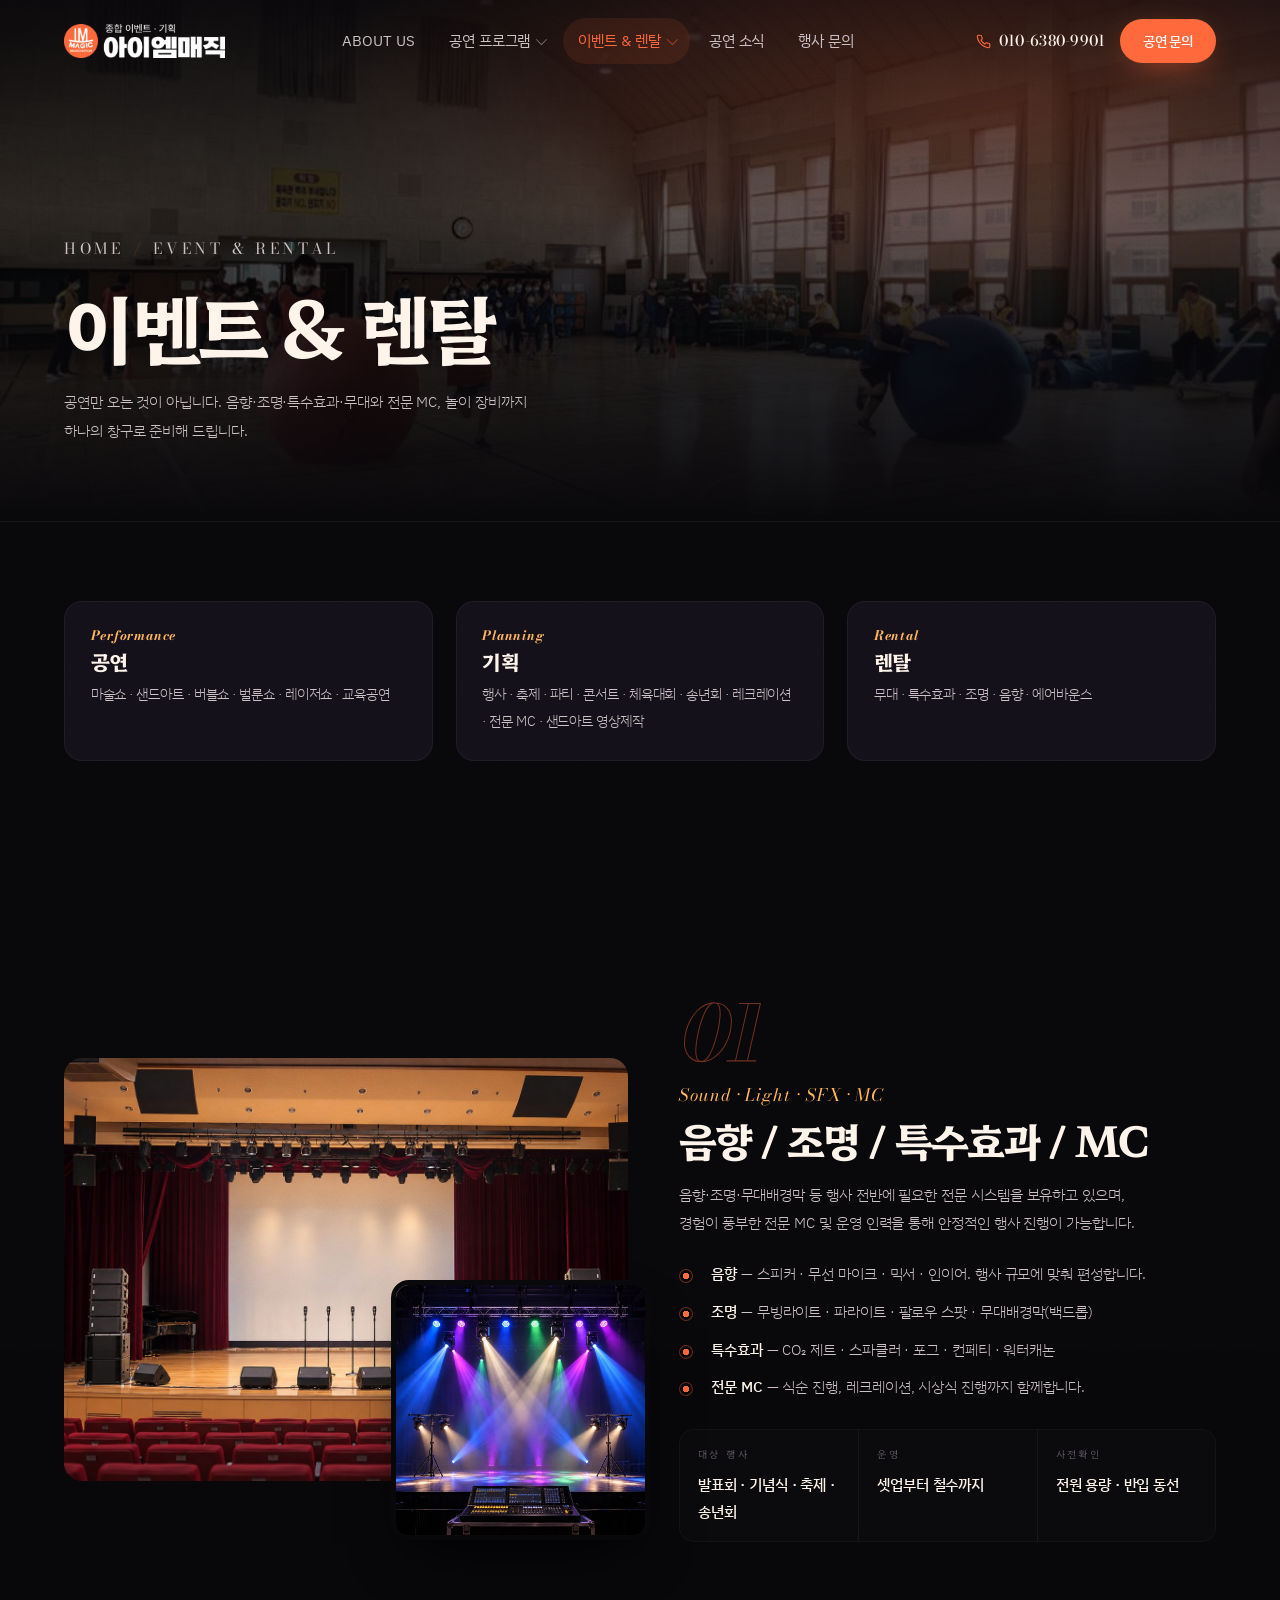
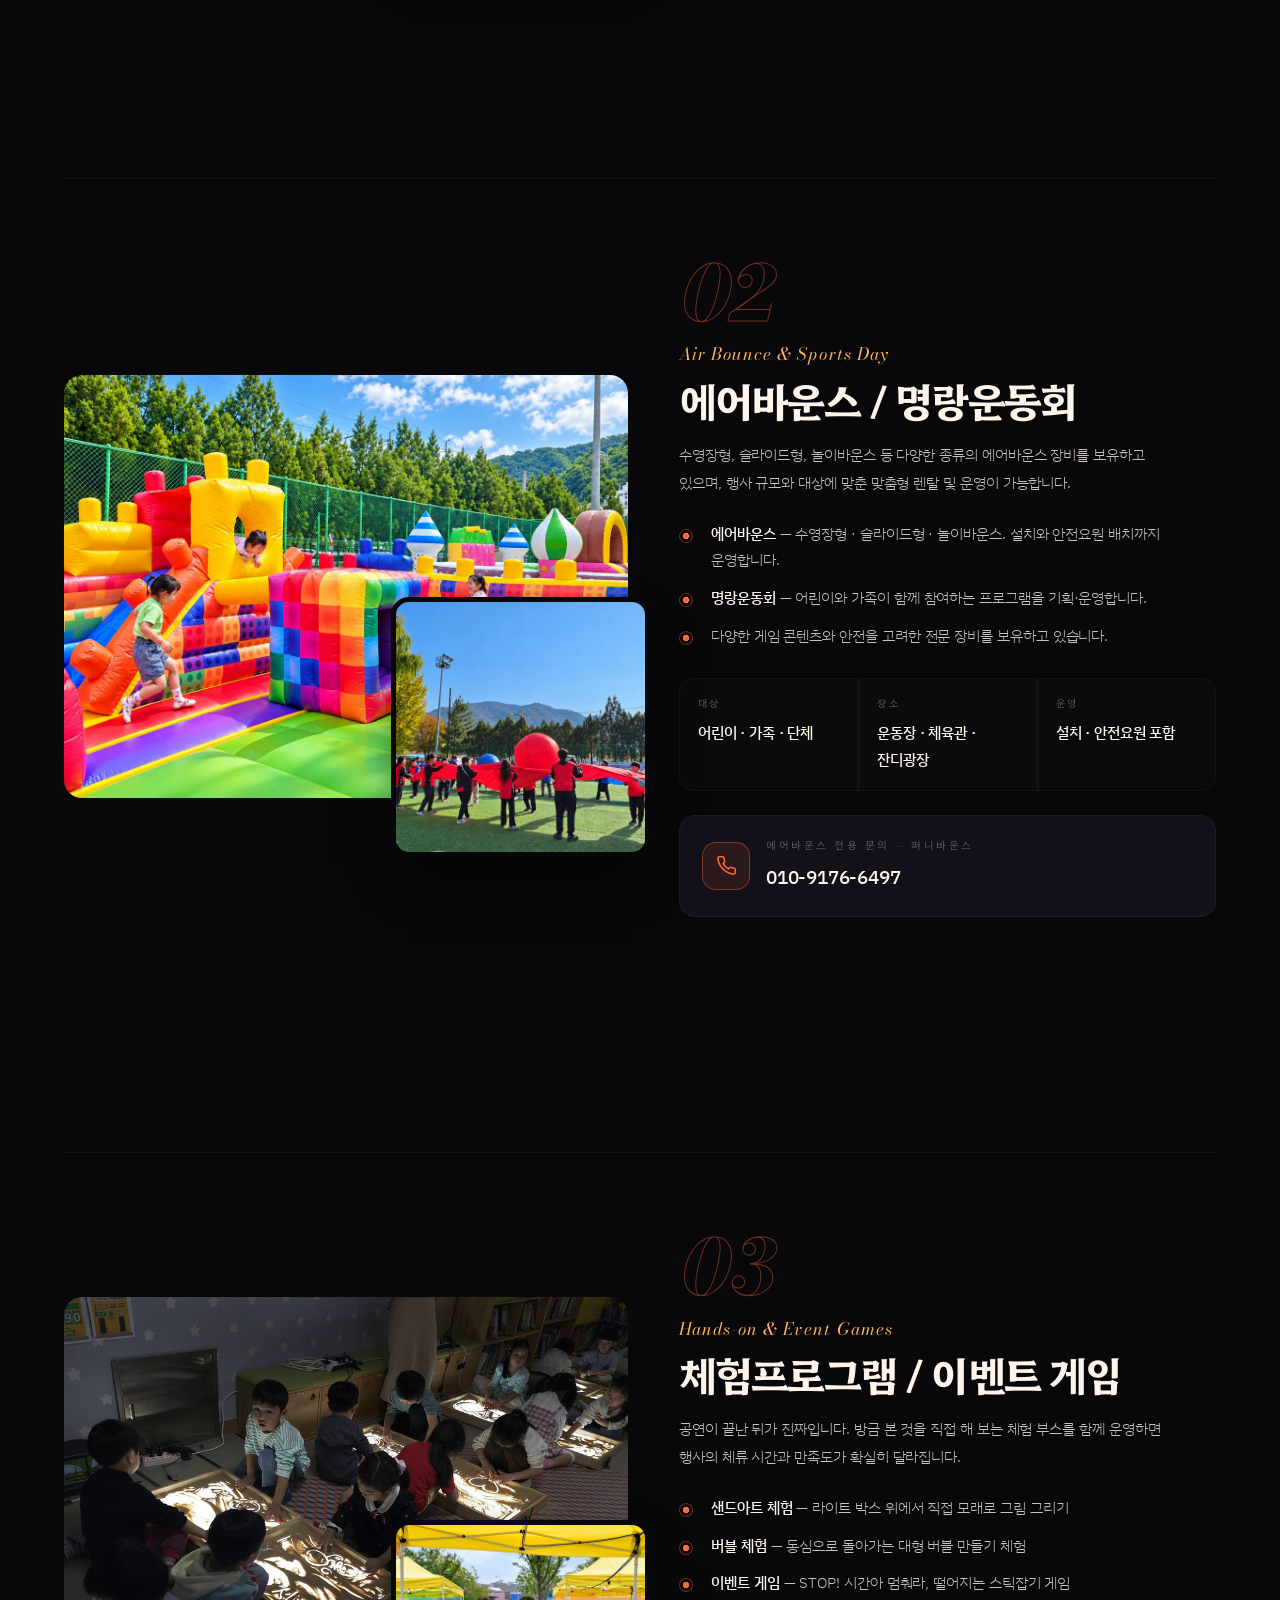
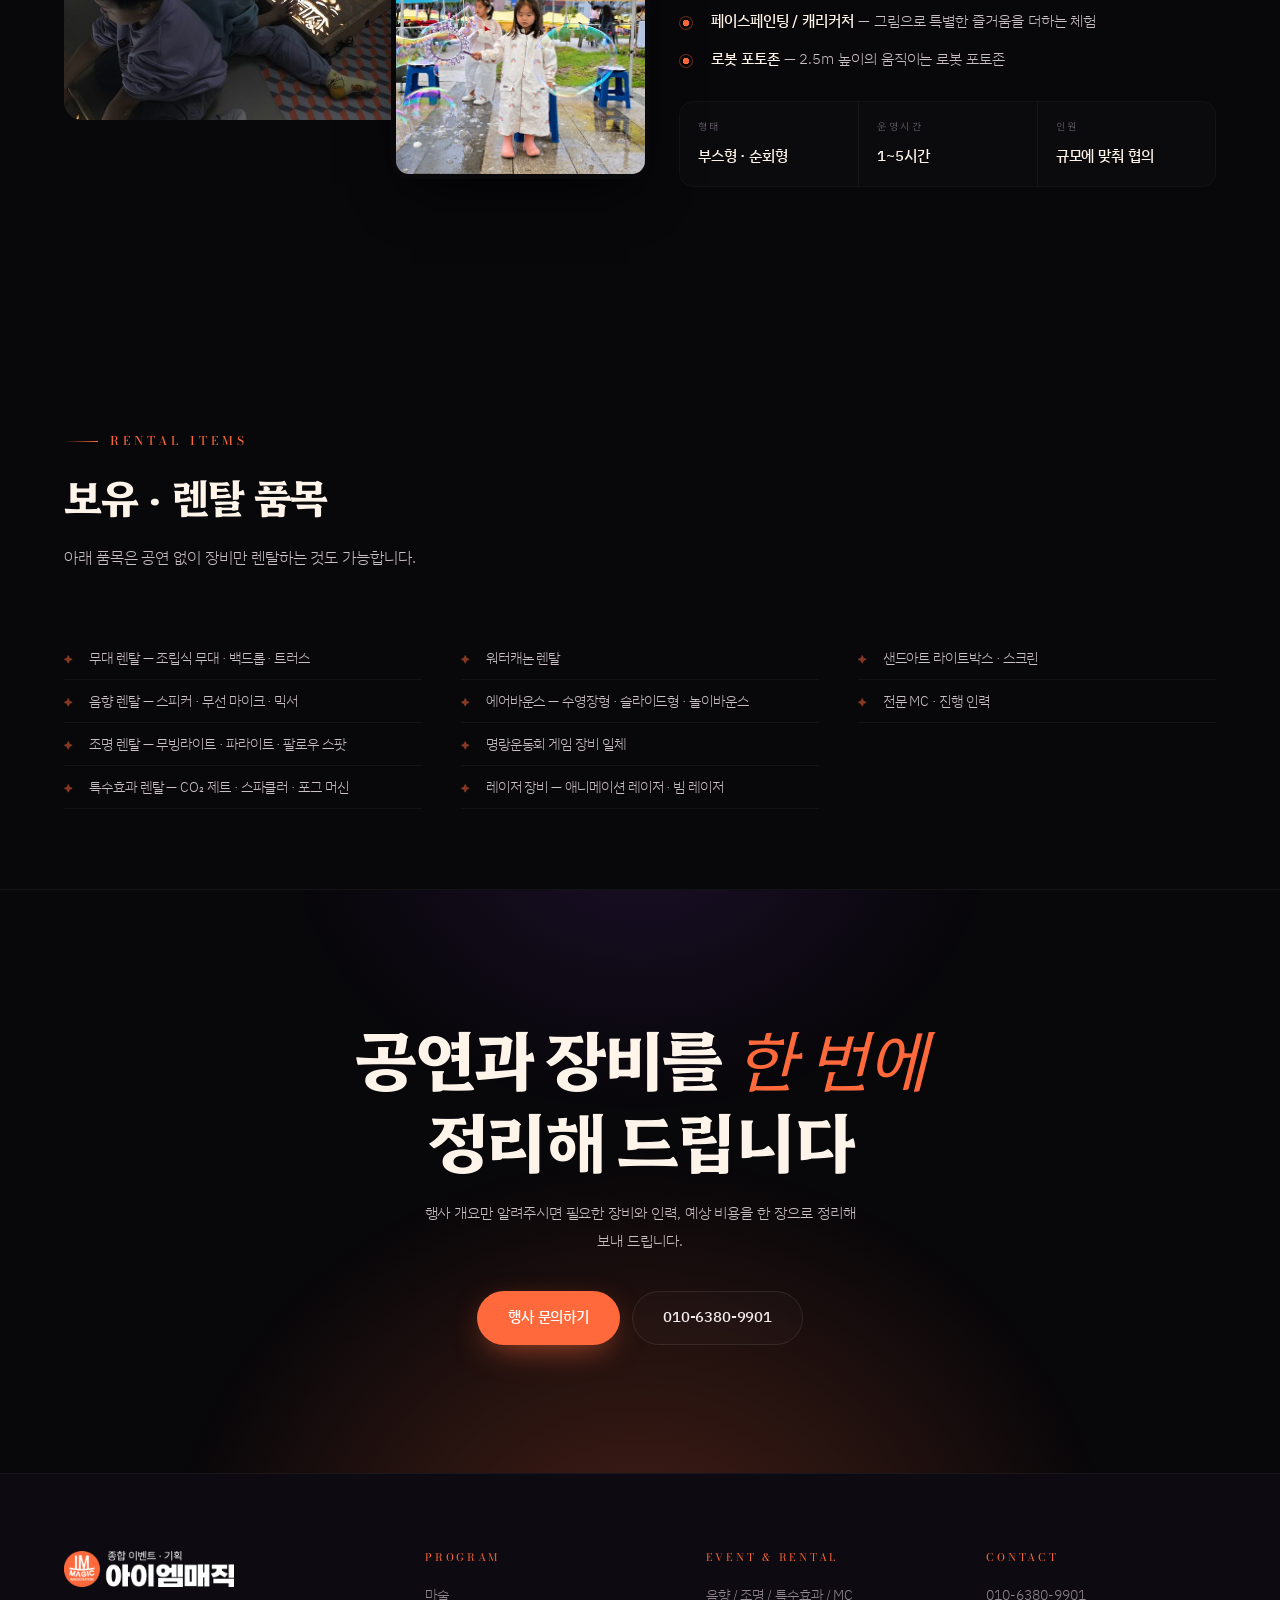
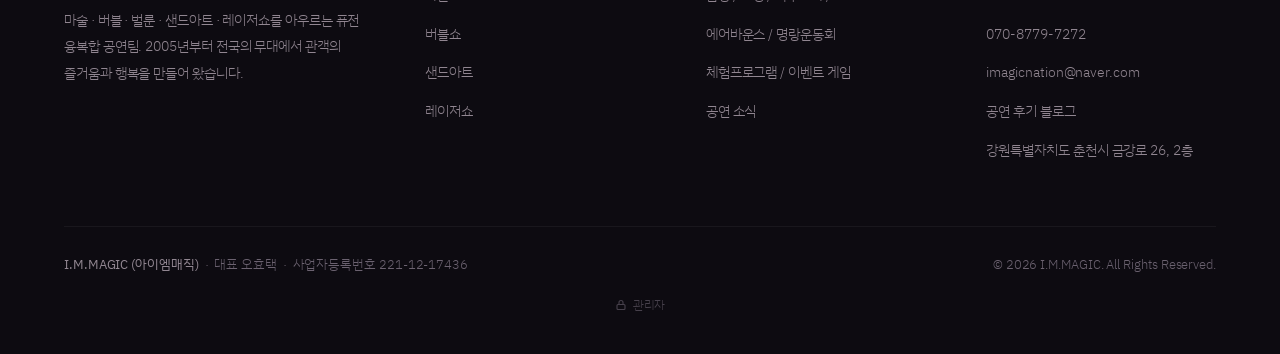
<file: rental.html>
<!DOCTYPE html>
<html lang="ko">
<head>
<meta charset="utf-8">
<meta name="viewport" content="width=device-width, initial-scale=1, viewport-fit=cover">
<title>이벤트 &amp; 렌탈 — 음향·조명·특수효과·MC·에어바운스 | 아이엠매직</title>
<meta name="description" content="음향·조명·특수효과·전문MC, 에어바운스와 명랑운동회, 체험프로그램과 이벤트 게임까지. 공연부터 행사 운영과 장비 렌탈을 하나의 창구로 진행하는 아이엠매직.">
<meta name="theme-color" content="#08070a">
<meta property="og:type" content="website">
<meta property="og:title" content="이벤트 & 렌탈 — 아이엠매직">
<meta property="og:description" content="음향·조명·특수효과·MC·에어바운스·명랑운동회·체험프로그램">
<meta property="og:image" content="assets/img/event-bounce.jpg">
<link rel="icon" href="assets/img/logo-mark.png">
<link rel="apple-touch-icon" href="assets/img/logo-mark.png">
<link rel="preconnect" href="https://fonts.googleapis.com">
<link rel="preconnect" href="https://fonts.gstatic.com" crossorigin>
<link href="https://fonts.googleapis.com/css2?family=Bodoni+Moda:ital,opsz,wght@0,6..96,400..900;1,6..96,400..900&family=Hahmlet:wght@300;500;700;900&family=IBM+Plex+Sans+KR:wght@200;300;400;500;600;700&display=swap" rel="stylesheet">
<link rel="stylesheet" href="assets/css/style.css">
</head>

<body>
<a class="skip" href="#main">본문 바로가기</a>
<div class="grain" aria-hidden="true"></div>

<header class="hdr">
  <div class="hdr__in">
    <a class="brand" href="index.html" aria-label="아이엠매직 홈">
      <img src="assets/img/logo-full.png" alt="아이엠매직 I.M.MAGIC">
    </a>
    <nav class="nav" aria-label="주요 메뉴">
      <div class="nav__item"><a class="nav__link" href="about.html">ABOUT US</a></div>
      <div class="nav__item">
        <a class="nav__link" href="programs.html">공연 프로그램 <i class="caret"></i></a>
        <div class="drop">
          <p class="drop__cap">Magic</p>
          <a href="programs.html#magic">마술 — 전체 보기</a>
          <a href="programs.html#nolja">놀자! 매직쇼</a>
          <a href="programs.html#dak">마술이닭!</a>
          <a href="programs.html#science">사이언스 매직쇼</a>
          <a href="programs.html#green">‘깜박이’의 초록매직쇼</a>
          <div class="drop__sep"></div>
          <p class="drop__cap">Bubble &amp; Balloon</p>
          <a href="programs.html#bubble">버블탐험가 방울아저씨</a>
          <a href="programs.html#balloon">벌룬 &amp; 버블쇼</a>
          <div class="drop__sep"></div>
          <p class="drop__cap">Sand Art</p>
          <a href="programs.html#sand">샌드아트 제작공연</a>
          <a href="programs.html#fairy">모래로 들려주는 동화이야기</a>
          <a href="programs.html#sandfilm">샌드아트 영상제작</a>
          <div class="drop__sep"></div>
          <p class="drop__cap">Laser</p>
          <a href="programs.html#laser">레이저쇼</a>
        </div>
      </div>
      <div class="nav__item">
        <a class="nav__link" href="rental.html">이벤트 &amp; 렌탈 <i class="caret"></i></a>
        <div class="drop">
          <a href="rental.html#av">음향 / 조명 / 특수효과 / MC</a>
          <a href="rental.html#bounce">에어바운스 / 명랑운동회</a>
          <a href="rental.html#play">체험프로그램 / 이벤트 게임</a>
        </div>
      </div>
      <div class="nav__item"><a class="nav__link" href="news.html">공연 소식</a></div>
      <div class="nav__item"><a class="nav__link" href="contact.html">행사 문의</a></div>
    </nav>
    <div class="hdr__cta">
      <a class="hdr__tel" href="tel:01063809901">
        <svg viewBox="0 0 24 24" fill="none" stroke="currentColor" stroke-width="1.8" aria-hidden="true"><path d="M22 16.9v3a2 2 0 0 1-2.2 2 19.8 19.8 0 0 1-8.6-3.1 19.5 19.5 0 0 1-6-6A19.8 19.8 0 0 1 2.1 4.2 2 2 0 0 1 4.1 2h3a2 2 0 0 1 2 1.7c.1 1 .4 1.9.7 2.8a2 2 0 0 1-.4 2.1L8.1 9.9a16 16 0 0 0 6 6l1.3-1.3a2 2 0 0 1 2.1-.4c.9.3 1.8.6 2.8.7a2 2 0 0 1 1.7 2z"/></svg>
        010-6380-9901
      </a>
      <a class="btn btn--flame btn--sm" href="contact.html">공연 문의</a>
      <button class="burger" type="button" aria-label="메뉴 열기" aria-expanded="false" aria-controls="mnav"><span></span><span></span><span></span></button>
    </div>
  </div>
</header>

<div class="mnav" id="mnav">
  <div class="mnav__grp"><a class="mnav__top" href="about.html">ABOUT US</a></div>
  <div class="mnav__grp">
    <a class="mnav__top" href="programs.html">공연 프로그램</a>
    <div class="mnav__sub">
      <a href="programs.html#magic">마술</a><a href="programs.html#nolja">놀자! 매직쇼</a><a href="programs.html#dak">마술이닭!</a><a href="programs.html#science">사이언스 매직쇼</a><a href="programs.html#green">초록매직쇼</a><a href="programs.html#bubble">방울아저씨</a><a href="programs.html#balloon">벌룬&amp;버블쇼</a><a href="programs.html#sand">샌드아트</a><a href="programs.html#fairy">동화이야기</a><a href="programs.html#sandfilm">영상제작</a><a href="programs.html#laser">레이저쇼</a>
    </div>
  </div>
  <div class="mnav__grp">
    <a class="mnav__top" href="rental.html">이벤트 &amp; 렌탈</a>
    <div class="mnav__sub">
      <a href="rental.html#av">음향·조명·특수효과·MC</a><a href="rental.html#bounce">에어바운스·명랑운동회</a><a href="rental.html#play">체험·이벤트 게임</a>
    </div>
  </div>
  <div class="mnav__grp"><a class="mnav__top" href="news.html">공연 소식</a></div>
  <div class="mnav__grp"><a class="mnav__top" href="contact.html">행사 문의</a></div>
  <div class="mnav__foot">
    <a class="btn btn--flame" href="tel:01063809901">010-6380-9901 전화하기</a>
    <a class="btn btn--ghost" href="https://blog.naver.com/imagicnation" target="_blank" rel="noopener">공연 후기 블로그</a>
  </div>
</div>

<main id="main">

<section class="phero">
  <div class="phero__bg" style="background-image:url(assets/img/event-sports.jpg)" aria-hidden="true"></div>
  <div class="phero__in">
    <p class="crumb"><a href="index.html">Home</a> <i>/</i> Event &amp; Rental</p>
    <h1>이벤트 &amp; 렌탈</h1>
    <p>공연만 오는 것이 아닙니다. 음향·조명·특수효과·무대와 전문 MC, 놀이 장비까지
       하나의 창구로 준비해 드립니다.</p>
  </div>
</section>

<!-- 요약 -->
<section class="section section--tight">
  <div class="wrap">
    <div class="grid grid--3 rise">
      <div class="card"><div class="card__body">
        <h3><span class="lat" style="display:block;font-family:var(--f-display);font-style:italic;font-size:13px;letter-spacing:.06em;color:var(--ember);margin-bottom:6px">Performance</span>공연</h3>
        <p style="margin-top:8px">마술쇼 · 샌드아트 · 버블쇼 · 벌룬쇼 · 레이저쇼 · 교육공연</p>
      </div></div>
      <div class="card"><div class="card__body">
        <h3><span class="lat" style="display:block;font-family:var(--f-display);font-style:italic;font-size:13px;letter-spacing:.06em;color:var(--ember);margin-bottom:6px">Planning</span>기획</h3>
        <p style="margin-top:8px">행사 · 축제 · 파티 · 콘서트 · 체육대회 · 송년회 · 레크레이션 · 전문 MC · 샌드아트 영상제작</p>
      </div></div>
      <div class="card"><div class="card__body">
        <h3><span class="lat" style="display:block;font-family:var(--f-display);font-style:italic;font-size:13px;letter-spacing:.06em;color:var(--ember);margin-bottom:6px">Rental</span>렌탈</h3>
        <p style="margin-top:8px">무대 · 특수효과 · 조명 · 음향 · 에어바운스</p>
      </div></div>
    </div>
  </div>
</section>

<!-- ═══════════════════════════════ 음향·조명·특수효과·MC -->
<section class="section section--tight" aria-labelledby="av-h">
  <div class="wrap">
    <article class="prog" id="av" style="border-top:0">
      <div class="prog__media prog__media--stack rise">
        <div class="a unveil"><img src="assets/img/rental-av.jpg" alt="음향·조명이 설치된 강당 무대" loading="lazy"></div>
        <div class="b unveil"><img src="assets/img/rental-av-b.jpg" alt="무대 조명 연출" loading="lazy"></div>
      </div>
      <div class="rise" data-d="1">
        <p class="prog__no">01</p>
        <h3 id="av-h"><span class="lat">Sound · Light · SFX · MC</span>음향 / 조명 / 특수효과 / MC</h3>
        <p class="prog__desc">
          음향·조명·무대배경막 등 행사 전반에 필요한 전문 시스템을 보유하고 있으며,
          경험이 풍부한 전문 MC 및 운영 인력을 통해 안정적인 행사 진행이 가능합니다.
        </p>
        <ul class="ticks">
          <li><span><strong>음향</strong> — 스피커 · 무선 마이크 · 믹서 · 인이어. 행사 규모에 맞춰 편성합니다.</span></li>
          <li><span><strong>조명</strong> — 무빙라이트 · 파라이트 · 팔로우 스팟 · 무대배경막(백드롭)</span></li>
          <li><span><strong>특수효과</strong> — CO₂ 제트 · 스파클러 · 포그 · 컨페티 · 워터캐논</span></li>
          <li><span><strong>전문 MC</strong> — 식순 진행, 레크레이션, 시상식 진행까지 함께합니다.</span></li>
        </ul>
        <dl class="spec">
          <div><dt>대상 행사</dt><dd>발표회 · 기념식 · 축제 · 송년회</dd></div>
          <div><dt>운영</dt><dd>셋업부터 철수까지</dd></div>
          <div><dt>사전확인</dt><dd>전원 용량 · 반입 동선</dd></div>
        </dl>
      </div>
    </article>
  </div>
</section>

<!-- ═══════════════════════════════ 에어바운스 / 명랑운동회 -->
<section class="section section--tight" aria-labelledby="bounce-h">
  <div class="wrap">
    <article class="prog" id="bounce">
      <div class="prog__media prog__media--stack rise">
        <div class="a unveil"><img src="assets/img/rental-bounce.jpg" alt="야외에 설치된 에어바운스" loading="lazy"></div>
        <div class="b unveil"><img src="assets/img/rental-bounce-b.jpg" alt="운동장에서 진행된 명랑운동회" loading="lazy"></div>
      </div>
      <div class="rise" data-d="1">
        <p class="prog__no">02</p>
        <h3 id="bounce-h"><span class="lat">Air Bounce &amp; Sports Day</span>에어바운스 / 명랑운동회</h3>
        <p class="prog__desc">
          수영장형, 슬라이드형, 놀이바운스 등 다양한 종류의 에어바운스 장비를 보유하고 있으며,
          행사 규모와 대상에 맞춘 맞춤형 렌탈 및 운영이 가능합니다.
        </p>
        <ul class="ticks">
          <li><span><strong>에어바운스</strong> — 수영장형 · 슬라이드형 · 놀이바운스. 설치와 안전요원 배치까지 운영합니다.</span></li>
          <li><span><strong>명랑운동회</strong> — 어린이와 가족이 함께 참여하는 프로그램을 기획·운영합니다.</span></li>
          <li><span>다양한 게임 콘텐츠와 안전을 고려한 전문 장비를 보유하고 있습니다.</span></li>
        </ul>
        <dl class="spec">
          <div><dt>대상</dt><dd>어린이 · 가족 · 단체</dd></div>
          <div><dt>장소</dt><dd>운동장 · 체육관 · 잔디광장</dd></div>
          <div><dt>운영</dt><dd>설치 · 안전요원 포함</dd></div>
        </dl>

        <div class="chan" style="margin-top:24px">
          <div class="chan__ic">
            <svg viewBox="0 0 24 24" fill="none" stroke="currentColor" stroke-width="1.8" aria-hidden="true"><path d="M22 16.9v3a2 2 0 0 1-2.2 2 19.8 19.8 0 0 1-8.6-3.1 19.5 19.5 0 0 1-6-6A19.8 19.8 0 0 1 2.1 4.2 2 2 0 0 1 4.1 2h3a2 2 0 0 1 2 1.7c.1 1 .4 1.9.7 2.8a2 2 0 0 1-.4 2.1L8.1 9.9a16 16 0 0 0 6 6l1.3-1.3a2 2 0 0 1 2.1-.4c.9.3 1.8.6 2.8.7a2 2 0 0 1 1.7 2z"/></svg>
          </div>
          <dl>
            <dt>에어바운스 전용 문의 — 퍼니바운스</dt>
            <dd><a href="tel:01091766497">010-9176-6497</a></dd>
          </dl>
        </div>
      </div>
    </article>
  </div>
</section>

<!-- ═══════════════════════════════ 체험프로그램 / 이벤트 게임 -->
<section class="section section--tight" aria-labelledby="play-h">
  <div class="wrap">
    <article class="prog" id="play">
      <div class="prog__media prog__media--stack rise">
        <div class="a unveil"><img src="assets/img/rental-play.jpg" alt="샌드아트 체험 프로그램" loading="lazy"></div>
        <div class="b unveil"><img src="assets/img/rental-play-b.jpg" alt="대형 버블 만들기 체험" loading="lazy"></div>
      </div>
      <div class="rise" data-d="1">
        <p class="prog__no">03</p>
        <h3 id="play-h"><span class="lat">Hands-on &amp; Event Games</span>체험프로그램 / 이벤트 게임</h3>
        <p class="prog__desc">
          공연이 끝난 뒤가 진짜입니다. 방금 본 것을 직접 해 보는 체험 부스를 함께 운영하면
          행사의 체류 시간과 만족도가 확실히 달라집니다.
        </p>
        <ul class="ticks">
          <li><span><strong>샌드아트 체험</strong> — 라이트 박스 위에서 직접 모래로 그림 그리기</span></li>
          <li><span><strong>버블 체험</strong> — 동심으로 돌아가는 대형 버블 만들기 체험</span></li>
          <li><span><strong>이벤트 게임</strong> — STOP! 시간아 멈춰라, 떨어지는 스틱잡기 게임</span></li>
          <li><span><strong>페이스페인팅 / 캐리커처</strong> — 그림으로 특별한 즐거움을 더하는 체험</span></li>
          <li><span><strong>로봇 포토존</strong> — 2.5m 높이의 움직이는 로봇 포토존</span></li>
        </ul>
        <dl class="spec">
          <div><dt>형태</dt><dd>부스형 · 순회형</dd></div>
          <div><dt>운영시간</dt><dd>1~5시간</dd></div>
          <div><dt>인원</dt><dd>규모에 맞춰 협의</dd></div>
        </dl>
      </div>
    </article>
  </div>
</section>

<!-- 렌탈 품목 -->
<section class="section section--tight" aria-labelledby="items-h">
  <div class="wrap">
    <div class="shead rise">
      <p class="eyebrow">Rental Items</p>
      <h2 class="stitle" id="items-h" style="font-size:clamp(26px,3.2vw,44px)">보유 · 렌탈 품목</h2>
      <p class="slead">아래 품목은 공연 없이 장비만 렌탈하는 것도 가능합니다.</p>
    </div>
    <ul class="creds rise">
      <li>무대 렌탈 — 조립식 무대 · 백드롭 · 트러스</li>
      <li>음향 렌탈 — 스피커 · 무선 마이크 · 믹서</li>
      <li>조명 렌탈 — 무빙라이트 · 파라이트 · 팔로우 스팟</li>
      <li>특수효과 렌탈 — CO₂ 제트 · 스파클러 · 포그 머신</li>
      <li>워터캐논 렌탈</li>
      <li>에어바운스 — 수영장형 · 슬라이드형 · 놀이바운스</li>
      <li>명랑운동회 게임 장비 일체</li>
      <li>레이저 장비 — 애니메이션 레이저 · 빔 레이저</li>
      <li>샌드아트 라이트박스 · 스크린</li>
      <li>전문 MC · 진행 인력</li>
    </ul>
  </div>
</section>

<section class="cta">
  <div class="wrap rise">
    <h2>공연과 장비를 <span class="it">한 번에</span><br>정리해 드립니다</h2>
    <p>행사 개요만 알려주시면 필요한 장비와 인력, 예상 비용을 한 장으로 정리해 보내 드립니다.</p>
    <div class="cta__acts">
      <a class="btn btn--flame" href="contact.html">행사 문의하기</a>
      <a class="btn btn--ghost" href="tel:01063809901">010-6380-9901</a>
    </div>
  </div>
</section>

</main>

<footer class="ftr">
  <div class="wrap">
    <div class="ftr__top">
      <div class="ftr__brand">
        <img src="assets/img/logo-full.png" alt="아이엠매직 I.M.MAGIC">
        <p>마술 · 버블 · 벌룬 · 샌드아트 · 레이저쇼를 아우르는 퓨전 융복합 공연팀.
           2005년부터 전국의 무대에서 관객의 즐거움과 행복을 만들어 왔습니다.</p>
      </div>
      <div>
        <h4>Program</h4>
        <ul>
          <li><a href="programs.html#magic">마술</a></li>
          <li><a href="programs.html#bubble">버블쇼</a></li>
          <li><a href="programs.html#sand">샌드아트</a></li>
          <li><a href="programs.html#laser">레이저쇼</a></li>
        </ul>
      </div>
      <div>
        <h4>Event &amp; Rental</h4>
        <ul>
          <li><a href="rental.html#av">음향 / 조명 / 특수효과 / MC</a></li>
          <li><a href="rental.html#bounce">에어바운스 / 명랑운동회</a></li>
          <li><a href="rental.html#play">체험프로그램 / 이벤트 게임</a></li>
          <li><a href="news.html">공연 소식</a></li>
        </ul>
      </div>
      <div>
        <h4>Contact</h4>
        <ul>
          <li><a href="tel:01063809901">010-6380-9901</a></li>
          <li><a href="tel:07087797272">070-8779-7272</a></li>
          <li><a href="mailto:imagicnation@naver.com">imagicnation@naver.com</a></li>
          <li><a href="https://blog.naver.com/imagicnation" target="_blank" rel="noopener">공연 후기 블로그</a></li>
          <li><span>강원특별자치도 춘천시 금강로 26, 2층</span></li>
        </ul>
      </div>
    </div>
    <div class="ftr__bot">
      <p><b>I.M.MAGIC (아이엠매직)</b> &nbsp;·&nbsp; 대표 오효택 &nbsp;·&nbsp; 사업자등록번호 221-12-17436</p>
      <p>© 2026 I.M.MAGIC. All Rights Reserved.</p>
    </div>
    <div class="ftr__admin">
      <a href="news-admin.html" rel="nofollow">
        <svg viewBox="0 0 24 24" fill="none" stroke="currentColor" stroke-width="2.2" stroke-linecap="round" aria-hidden="true"><rect x="4" y="11" width="16" height="10" rx="2"/><path d="M8 11V7a4 4 0 0 1 8 0v4"/></svg>
        관리자
      </a>
    </div>
  </div>
</footer>

<nav class="dock" aria-label="빠른 연락">
  <a href="tel:01063809901">
    <svg viewBox="0 0 24 24" fill="none" stroke="currentColor" stroke-width="1.9" aria-hidden="true"><path d="M22 16.9v3a2 2 0 0 1-2.2 2 19.8 19.8 0 0 1-8.6-3.1 19.5 19.5 0 0 1-6-6A19.8 19.8 0 0 1 2.1 4.2 2 2 0 0 1 4.1 2h3a2 2 0 0 1 2 1.7c.1 1 .4 1.9.7 2.8a2 2 0 0 1-.4 2.1L8.1 9.9a16 16 0 0 0 6 6l1.3-1.3a2 2 0 0 1 2.1-.4c.9.3 1.8.6 2.8.7a2 2 0 0 1 1.7 2z"/></svg>
    전화 상담
  </a>
  <a class="is-key" href="contact.html">
    <svg viewBox="0 0 24 24" fill="none" stroke="currentColor" stroke-width="1.9" aria-hidden="true"><path d="M4 4h16v12H7l-3 3z"/></svg>
    행사 문의
  </a>
</nav>

<button class="top" type="button" aria-label="맨 위로">
  <svg viewBox="0 0 24 24" fill="none" stroke="currentColor" stroke-width="2" aria-hidden="true"><path d="M12 19V5M5 12l7-7 7 7"/></svg>
</button>

<script src="assets/js/app.js"></script>
</body>
</html>
</file>
<file: assets/css/style.css>
/* ==========================================================================
   I.M.MAGIC — 아이엠매직
   Concept: "암전 후의 무대" — 극장이 어두워지고, 스포트라이트가 켜진다.
   Palette : 잉크블랙 무대 + 브랜드 플레임(#FF693B) + 스포트라이트 크림
   Type    : Bodoni Moda (라틴 디스플레이) / Hahmlet (한글 명조 디스플레이)
             IBM Plex Sans KR (본문)
   ========================================================================== */

/* --------------------------------------------------------------- tokens */
:root {
  /* 무대 */
  --ink:        #08070a;
  --stage:      #0d0b11;
  --velvet:     #16111d;
  --panel:      #131019;
  --panel-2:    #1a1622;

  /* 빛 */
  --flame:      #ff693b;
  --flame-lo:   #d94e26;
  --ember:      #ffb35c;
  --gold:       #e6c894;
  --cream:      #fff4ea;

  /* 글자 */
  --fg:         #f4ecec;
  --fg-soft:    #cbc0c4;
  --fg-mute:    #918691;
  --fg-faint:   #6b6270;

  /* 선 */
  --line:       rgba(255, 255, 255, .09);
  --line-soft:  rgba(255, 255, 255, .05);
  --line-flame: rgba(255, 105, 59, .38);

  /* 서체 */
  --f-display:  'Bodoni Moda', 'Hahmlet', 'Nanum Myeongjo', serif;
  --f-kr:       'Hahmlet', 'Nanum Myeongjo', serif;
  --f-body:     'IBM Plex Sans KR', 'Apple SD Gothic Neo', 'Malgun Gothic', sans-serif;

  /* 리듬 */
  --pad:        clamp(20px, 5vw, 64px);
  --maxw:       1280px;
  --sect:       clamp(72px, 8.4vw, 124px);

  /* 이징 */
  --ease:       cubic-bezier(.22, 1, .36, 1);
  --ease-io:    cubic-bezier(.65, 0, .35, 1);
  --curtain:    cubic-bezier(.16, 1, .3, 1);
}

/* --------------------------------------------------------------- reset */
*, *::before, *::after { box-sizing: border-box; }

html {
  scroll-behavior: smooth;
  -webkit-text-size-adjust: 100%;
}

body {
  margin: 0;
  background: var(--ink);
  color: var(--fg);
  font-family: var(--f-body);
  font-weight: 300;
  font-size: clamp(15px, 1.05vw, 16.5px);
  line-height: 1.85;
  letter-spacing: -.005em;
  word-break: keep-all;      /* 한글 낱자 분리 방지 */
  overflow-wrap: anywhere;
  -webkit-font-smoothing: antialiased;
  text-rendering: optimizeLegibility;
}

body.no-scroll { overflow: hidden; }

img { display: block; max-width: 100%; height: auto; }
a   { color: inherit; text-decoration: none; }
button, input, select, textarea { font: inherit; color: inherit; }

h1, h2, h3, h4 { margin: 0; font-weight: 400; line-height: 1.18; }
p  { margin: 0; }
ul { margin: 0; padding: 0; list-style: none; }
figure, figcaption, dl, dd, blockquote { margin: 0; }

/* hidden 은 .form{display:grid} 같은 규칙에 진다. 못을 박아 둔다. */
[hidden] { display: none !important; }

::selection { background: var(--flame); color: #fff; }

:focus-visible {
  outline: 2px solid var(--flame);
  outline-offset: 3px;
  border-radius: 2px;
}

/* 스크롤바 */
::-webkit-scrollbar { width: 11px; }
::-webkit-scrollbar-track { background: var(--ink); }
::-webkit-scrollbar-thumb {
  background: #2a2430;
  border: 3px solid var(--ink);
  border-radius: 99px;
}
::-webkit-scrollbar-thumb:hover { background: var(--flame-lo); }

/* --------------------------------------------------------------- 공통 유틸 */
.wrap {
  width: 100%;
  max-width: var(--maxw);
  margin-inline: auto;
  padding-inline: var(--pad);
}

.skip {
  position: absolute;
  left: -9999px;
  top: 0;
  z-index: 200;
  background: var(--flame);
  color: #fff;
  padding: 12px 20px;
  font-size: 14px;
}
.skip:focus { left: 12px; top: 12px; }

/* 필름 그레인 — 전 페이지 공통 질감 */
.grain {
  position: fixed;
  inset: -50%;
  z-index: 90;
  pointer-events: none;
  opacity: .32;
  mix-blend-mode: overlay;
  background-image: url("data:image/svg+xml,%3Csvg xmlns='http://www.w3.org/2000/svg' width='240' height='240'%3E%3Cfilter id='n'%3E%3CfeTurbulence type='fractalNoise' baseFrequency='.85' numOctaves='4' stitchTiles='stitch'/%3E%3C/filter%3E%3Crect width='240' height='240' filter='url(%23n)' opacity='.55'/%3E%3C/svg%3E");
  animation: grainshift 7s steps(6) infinite;
}
@keyframes grainshift {
  0%   { transform: translate(0, 0); }
  20%  { transform: translate(-3%, 2%); }
  40%  { transform: translate(2%, -3%); }
  60%  { transform: translate(-2%, -2%); }
  80%  { transform: translate(3%, 1%); }
  100% { transform: translate(0, 0); }
}

/* 섹션 라벨 */
.eyebrow {
  display: inline-flex;
  align-items: center;
  gap: 12px;
  font-family: var(--f-display);
  font-size: 12px;
  font-weight: 500;
  letter-spacing: .34em;
  text-transform: uppercase;
  color: var(--flame);
}
.eyebrow::before {
  content: "";
  width: 34px;
  height: 1px;
  background: linear-gradient(90deg, transparent, var(--flame));
}
.eyebrow--c::after {
  content: "";
  width: 34px;
  height: 1px;
  background: linear-gradient(90deg, var(--flame), transparent);
}

/* 섹션 제목 */
.stitle {
  font-family: var(--f-kr);
  font-weight: 700;
  font-size: clamp(30px, 4.4vw, 60px);
  line-height: 1.16;
  letter-spacing: -.035em;
  color: var(--cream);
}
.stitle em {
  font-style: normal;
  color: var(--flame);
}
.stitle .lat {
  font-family: var(--f-display);
  font-style: italic;
  font-weight: 400;
  letter-spacing: -.01em;
}

.slead {
  max-width: 60ch;
  color: var(--fg-soft);
  font-size: clamp(15px, 1.25vw, 17px);
  line-height: 1.95;
}

.section { padding-block: var(--sect); position: relative; }
.section--tight { padding-block: clamp(54px, 6.2vw, 88px); }

.shead { margin-bottom: clamp(40px, 5vw, 72px); }
.shead .eyebrow { margin-bottom: 20px; }
.shead .slead   { margin-top: 22px; }
.shead--c { text-align: center; }
.shead--c .slead { margin-inline: auto; }

/* 얇은 구분선 */
.rule {
  height: 1px;
  background: linear-gradient(90deg, transparent, var(--line), transparent);
  border: 0;
  margin: 0;
}

/* --------------------------------------------------------------- 버튼 */
.btn {
  --bh: 54px;
  position: relative;
  display: inline-flex;
  align-items: center;
  justify-content: center;
  gap: 10px;
  height: var(--bh);
  padding-inline: 30px;
  border: 1px solid transparent;
  border-radius: 999px;
  font-family: var(--f-body);
  font-size: 14.5px;
  font-weight: 500;
  letter-spacing: -.01em;
  white-space: nowrap;
  cursor: pointer;
  overflow: hidden;
  isolation: isolate;
  transition: transform .45s var(--ease), box-shadow .45s var(--ease),
              border-color .3s, background-color .3s, color .3s;
}
.btn:hover  { transform: translateY(-2px); }
.btn:active { transform: translateY(0); }

.btn--flame {
  background: var(--flame);
  color: #fff;
  box-shadow: 0 10px 34px -12px rgba(255, 105, 59, .8);
}
.btn--flame:hover { box-shadow: 0 18px 46px -14px rgba(255, 105, 59, .95); }
/* 빛이 지나가는 스윕 */
.btn--flame::after {
  content: "";
  position: absolute;
  inset: 0 auto 0 -60%;
  width: 45%;
  background: linear-gradient(100deg, transparent, rgba(255, 255, 255, .5), transparent);
  transform: skewX(-18deg);
  z-index: -1;
  animation: sweep 4.6s var(--ease-io) infinite;
}
@keyframes sweep {
  0%, 62%  { left: -60%; }
  92%,100% { left: 130%; }
}

.btn--ghost {
  border-color: var(--line);
  color: var(--fg);
  background: rgba(255, 255, 255, .02);
  backdrop-filter: blur(6px);
}
.btn--ghost:hover {
  border-color: var(--line-flame);
  color: var(--cream);
  background: rgba(255, 105, 59, .08);
}

.btn--sm { --bh: 44px; padding-inline: 22px; font-size: 13.5px; }

/* 텍스트 링크 화살표 */
.tlink {
  display: inline-flex;
  align-items: center;
  gap: 9px;
  font-size: 14px;
  font-weight: 500;
  color: var(--cream);
  padding-bottom: 4px;
  border-bottom: 1px solid var(--line-flame);
  transition: color .3s, border-color .3s, gap .35s var(--ease);
}
.tlink svg { width: 15px; height: 15px; transition: transform .4s var(--ease); }
.tlink:hover { color: var(--flame); border-color: var(--flame); gap: 14px; }
.tlink:hover svg { transform: translateX(3px); }

/* ==========================================================================
   HEADER
   ========================================================================== */
.hdr {
  position: fixed;
  inset: 0 0 auto;
  z-index: 100;
  transition: background-color .5s var(--ease), backdrop-filter .5s,
              border-color .5s, transform .5s var(--ease);
  border-bottom: 1px solid transparent;
}
.hdr.is-stuck {
  background: rgba(8, 7, 10, .82);
  backdrop-filter: blur(18px) saturate(140%);
  border-bottom-color: var(--line-soft);
}
.hdr.is-hidden { transform: translateY(-100%); }

.hdr__in {
  display: flex;
  align-items: center;
  justify-content: space-between;
  gap: 24px;
  height: 82px;
  max-width: var(--maxw);
  margin-inline: auto;
  padding-inline: var(--pad);
}
.hdr.is-stuck .hdr__in { height: 68px; transition: height .5s var(--ease); }

.brand { display: flex; align-items: center; gap: 12px; }
.brand img { height: 34px; width: auto; transition: height .5s var(--ease); }
.hdr.is-stuck .brand img { height: 29px; }

/* 데스크톱 내비 */
.nav { display: flex; align-items: center; gap: 4px; }

.nav__item { position: relative; }

.nav__link {
  display: inline-flex;
  align-items: center;
  gap: 6px;
  padding: 10px 15px;
  font-size: 14.5px;
  font-weight: 400;
  color: var(--fg-soft);
  border-radius: 999px;
  transition: color .3s, background-color .3s;
}
.nav__link:hover,
.nav__item:hover > .nav__link,
.nav__link.is-on { color: var(--cream); }
.nav__link.is-on { background: rgba(255, 105, 59, .1); color: var(--flame); }
.nav__link .caret {
  width: 8px; height: 8px;
  border-right: 1.4px solid currentColor;
  border-bottom: 1.4px solid currentColor;
  transform: rotate(45deg) translateY(-2px);
  opacity: .5;
  transition: transform .35s var(--ease);
}
.nav__item:hover .caret { transform: rotate(225deg) translateY(-2px); opacity: 1; }

/* 드롭다운 */
.drop {
  position: absolute;
  top: calc(100% + 10px);
  left: 50%;
  translate: -50% 0;
  min-width: 244px;
  padding: 10px;
  background: rgba(19, 16, 25, .96);
  backdrop-filter: blur(20px);
  border: 1px solid var(--line);
  border-radius: 16px;
  box-shadow: 0 30px 70px -24px rgba(0, 0, 0, .9);
  opacity: 0;
  visibility: hidden;
  transform: translateY(-8px) scale(.98);
  transform-origin: top center;
  transition: opacity .32s var(--ease), transform .32s var(--ease), visibility .32s;
}
.nav__item:hover .drop,
.nav__item:focus-within .drop {
  opacity: 1; visibility: visible; transform: translateY(0) scale(1);
}
.drop a {
  display: flex;
  align-items: center;
  gap: 10px;
  padding: 9px 13px;
  border-radius: 10px;
  font-size: 14px;
  color: var(--fg-soft);
  transition: background-color .25s, color .25s, padding-left .3s var(--ease);
}
.drop a::before {
  content: "";
  width: 4px; height: 4px;
  border-radius: 50%;
  background: var(--flame);
  opacity: 0;
  transition: opacity .25s;
}
.drop a:hover { background: rgba(255, 255, 255, .05); color: var(--cream); padding-left: 17px; }
.drop a:hover::before { opacity: 1; }
.drop__sep {
  height: 1px;
  margin: 7px 13px;
  background: var(--line-soft);
}
.drop__cap {
  padding: 8px 13px 4px;
  font-family: var(--f-display);
  font-size: 10.5px;
  letter-spacing: .28em;
  text-transform: uppercase;
  color: var(--fg-faint);
}

.hdr__cta { display: flex; align-items: center; gap: 10px; }
.hdr__tel {
  display: inline-flex;
  align-items: center;
  gap: 8px;
  font-family: var(--f-display);
  font-size: 15px;
  font-weight: 500;
  letter-spacing: .02em;
  color: var(--cream);
  padding: 8px 4px;
  transition: color .3s;
}
.hdr__tel:hover { color: var(--flame); }
.hdr__tel svg { width: 15px; height: 15px; color: var(--flame); }

/* 모바일 토글 */
.burger {
  display: none;
  width: 44px; height: 44px;
  border: 1px solid var(--line);
  border-radius: 50%;
  background: transparent;
  cursor: pointer;
  position: relative;
}
.burger span {
  position: absolute;
  left: 50%; translate: -50% 0;
  width: 17px; height: 1.4px;
  background: var(--cream);
  transition: transform .42s var(--ease), opacity .3s;
}
.burger span:nth-child(1) { top: 17px; }
.burger span:nth-child(2) { top: 21.5px; }
.burger span:nth-child(3) { top: 26px; }
.burger.is-open span:nth-child(1) { transform: translate(-50%, 4.5px) rotate(45deg); }
.burger.is-open span:nth-child(2) { opacity: 0; }
.burger.is-open span:nth-child(3) { transform: translate(-50%, -4.5px) rotate(-45deg); }

/* 모바일 패널 */
.mnav {
  position: fixed;
  inset: 0;
  z-index: 99;
  background: rgba(8, 7, 10, .97);
  backdrop-filter: blur(24px);
  padding: 104px var(--pad) 40px;
  overflow-y: auto;
  clip-path: circle(0% at calc(100% - 46px) 42px);
  transition: clip-path .74s var(--curtain);
  visibility: hidden;
}
.mnav.is-open { clip-path: circle(150% at calc(100% - 46px) 42px); visibility: visible; }

.mnav__grp { border-top: 1px solid var(--line-soft); padding: 18px 0; }
.mnav__grp:first-child { border-top: 0; }
.mnav__top {
  font-family: var(--f-kr);
  font-weight: 700;
  font-size: 25px;
  letter-spacing: -.03em;
  color: var(--cream);
  display: block;
  margin-bottom: 6px;
}
.mnav__sub { display: flex; flex-wrap: wrap; gap: 7px; margin-top: 12px; }
.mnav__sub a {
  padding: 7px 14px;
  border: 1px solid var(--line);
  border-radius: 999px;
  font-size: 13.5px;
  color: var(--fg-soft);
  transition: border-color .25s, color .25s, background-color .25s;
}
.mnav__sub a:hover { border-color: var(--line-flame); color: var(--flame); background: rgba(255,105,59,.07); }
.mnav__foot { margin-top: 34px; display: grid; gap: 12px; }

/* ==========================================================================
   OPENING — 막이 오른다 (홈에서 세션당 1회)
   CSS 애니메이션만으로 열리므로 JS 가 실패해도 화면을 덮지 않는다.
   ========================================================================== */
.reveal {
  position: fixed;
  inset: 0;
  z-index: 150;
  pointer-events: none;
  overflow: hidden;
}
.reveal.is-skip { display: none; }

.reveal__p {
  position: absolute;
  top: -2%; bottom: -2%;
  width: 51vw;
  will-change: transform;
  background-color: #40101a;
  background-image:
    linear-gradient(90deg, rgba(0,0,0,.62), rgba(0,0,0,0) 26%, rgba(0,0,0,.5)),
    repeating-linear-gradient(90deg,
      rgba(255,255,255,.055) 0 3px,
      rgba(0,0,0,.0)   3px 17px,
      rgba(0,0,0,.42) 17px 34px,
      rgba(0,0,0,.0)  34px 48px);
  box-shadow: inset 0 0 120px 30px rgba(0,0,0,.65);
}
.reveal__p--l {
  left: 0;
  animation: partL 1.15s cubic-bezier(.78, 0, .2, 1) .14s forwards;
}
.reveal__p--r {
  right: 0;
  animation: partR 1.15s cubic-bezier(.78, 0, .2, 1) .14s forwards;
}
@keyframes partL { to { transform: translateX(-101%); } }
@keyframes partR { to { transform: translateX(101%); } }

/* 갈라지는 틈에서 새어 나오는 빛 */
.reveal__seam {
  position: absolute;
  left: 50%; top: -6%; bottom: -6%;
  width: 4px;
  transform: translateX(-50%);
  background:
    radial-gradient(closest-side,
      rgba(255, 226, 190, .95) 0%,
      rgba(255, 179, 92, .55) 30%,
      rgba(255, 105, 59, .22) 58%,
      transparent 78%);
  filter: blur(6px);
  opacity: 0;
  animation: seam 1.3s ease-out .08s forwards;
}
@keyframes seam {
  0%   { opacity: 0;   width: 3px; }
  14%  { opacity: 1;   width: 9px; }
  50%  { opacity: .5;  width: 9vw; }
  100% { opacity: 0;   width: 24vw; }
}

@media (prefers-reduced-motion: reduce) {
  .reveal { display: none; }
}

/* ==========================================================================
   HERO — 사이트의 심장
   ========================================================================== */
.hero {
  position: relative;
  min-height: 100svh;
  min-height: 100vh;
  display: flex;
  flex-direction: column;
  justify-content: flex-end;
  overflow: hidden;
  background: var(--ink);
  isolation: isolate;
}

/* 1) 사진 레이어 — 느린 켄번즈 + 크로스 디졸브 */
.hero__stage { position: absolute; inset: 0; z-index: 0; }
.hero__slide {
  position: absolute;
  inset: 0;
  background-size: cover;
  background-position: var(--pos, center);
  opacity: 0;
  transform: scale(1.14);
  /* 사진마다 밝기가 달라 슬라이드별로 --bri 로 조절한다 */
  filter: saturate(.58) contrast(1.14) brightness(var(--bri, .48));
  transition: opacity 2.4s var(--ease-io);
  will-change: opacity, transform;
}
.hero__slide.is-on {
  opacity: 1;
  animation: kenburns 13s linear forwards;
}
@keyframes kenburns {
  from { transform: scale(1.14) translate3d(0, 0, 0); }
  to   { transform: scale(1.0) translate3d(0, -1.4%, 0); }
}

/* 2) 스크림 — 사진 위 어둠. 아래로 갈수록 완전 암전 */
.hero__veil {
  position: absolute;
  inset: 0;
  z-index: 1;
  background:
    radial-gradient(120% 82% at 76% 26%, rgba(255, 105, 59, .2), transparent 58%),
    radial-gradient(90% 70% at 12% 84%, rgba(90, 40, 120, .3), transparent 62%),
    linear-gradient(180deg, rgba(8,7,10,.86) 0%, rgba(8,7,10,.5) 32%, rgba(8,7,10,.86) 72%, var(--ink) 100%),
    linear-gradient(92deg, rgba(8,7,10,.92) 6%, rgba(8,7,10,.28) 62%, rgba(8,7,10,.7) 100%);
}

/* 3) 스포트라이트 — 천천히 흔들리는 두 개의 빛기둥 */
.hero__beams { position: absolute; inset: 0; z-index: 2; pointer-events: none; overflow: hidden; }
.beam {
  position: absolute;
  top: -34%;
  width: 46vmax;
  height: 152vmax;
  transform-origin: 50% 0%;
  mix-blend-mode: screen;
  opacity: .5;
  filter: blur(24px);
  clip-path: polygon(46% 0%, 54% 0%, 100% 100%, 0% 100%);
}
.beam--a {
  left: -6vmax;
  background: linear-gradient(180deg, rgba(255, 179, 92, .5), rgba(255, 179, 92, .05) 52%, transparent 78%);
  animation: swayA 15s var(--ease-io) infinite alternate;
}
.beam--b {
  right: -12vmax;
  background: linear-gradient(180deg, rgba(255, 105, 59, .48), rgba(255, 105, 59, .05) 50%, transparent 76%);
  animation: swayB 19s var(--ease-io) infinite alternate;
}
.beam--c {
  left: 42%;
  width: 26vmax;
  opacity: .3;
  background: linear-gradient(180deg, rgba(210, 190, 255, .42), transparent 66%);
  animation: swayA 23s var(--ease-io) infinite alternate-reverse;
}
@keyframes swayA {
  from { transform: rotate(11deg)  translateX(-2vw); }
  to   { transform: rotate(-6deg)  translateX(5vw); }
}
@keyframes swayB {
  from { transform: rotate(-13deg) translateX(3vw); }
  to   { transform: rotate(5deg)   translateX(-4vw); }
}

/* 4) 먼지·불꽃 캔버스 */
.hero__dust {
  position: absolute;
  inset: 0;
  /* canvas 는 대체 요소라 inset:0 만으로는 늘어나지 않는다 */
  width: 100%;
  height: 100%;
  z-index: 3;
  pointer-events: none;
}

/* 5) 벨벳 커튼 — 좌우 가장자리 */
.hero__curtain {
  position: absolute;
  top: 0; bottom: 0;
  z-index: 4;
  width: clamp(50px, 9vw, 130px);
  pointer-events: none;
  background-image:
    linear-gradient(90deg, rgba(30, 8, 16, .96), rgba(30, 8, 16, .5) 55%, transparent),
    repeating-linear-gradient(90deg,
      rgba(255,255,255,.045) 0 2px,
      transparent 2px 13px,
      rgba(0,0,0,.34) 13px 21px);
}
.hero__curtain--l { left: 0; }
.hero__curtain--r { right: 0; transform: scaleX(-1); }

/* 6) 상단 비네트 + 하단 페이드 */
.hero__vig {
  position: absolute;
  inset: 0;
  z-index: 5;
  pointer-events: none;
  box-shadow: inset 0 0 clamp(90px, 16vw, 240px) clamp(20px, 5vw, 80px) rgba(0,0,0,.85);
  background: linear-gradient(180deg, rgba(8,7,10,.7) 0%, transparent 18%, transparent 68%, var(--ink) 100%);
}

/* 7) 내용 */
.hero__in {
  position: relative;
  z-index: 6;
  width: 100%;
  max-width: var(--maxw);
  margin-inline: auto;
  padding: 150px var(--pad) 0;
  flex: 1;
  display: flex;
  flex-direction: column;
  justify-content: center;
}

.hero__kicker {
  display: flex;
  align-items: center;
  gap: 14px;
  font-family: var(--f-display);
  font-size: clamp(10px, .82vw, 12px);
  font-weight: 500;
  letter-spacing: .4em;
  text-transform: uppercase;
  color: var(--ember);
  margin-bottom: clamp(20px, 3vw, 34px);
  opacity: 0;
  animation: fadeUp 1.1s var(--ease) .5s forwards;
}
.hero__kicker i {
  font-style: normal;
  width: 5px; height: 5px;
  background: var(--flame);
  border-radius: 50%;
  box-shadow: 0 0 12px 2px var(--flame);
  animation: pulse 2.6s ease-in-out infinite;
}
@keyframes pulse {
  0%, 100% { opacity: 1;  transform: scale(1); }
  50%      { opacity: .35; transform: scale(.7); }
}

/* 헤드라인 — 무대 아래에서 솟아오르는 마스크 리빌 */
.hero__h1 {
  font-family: var(--f-kr);
  font-weight: 700;
  font-size: clamp(37px, 5.6vw, 84px);
  line-height: 1.14;
  letter-spacing: -.05em;
  color: var(--cream);
  text-wrap: balance;
}
.rv { display: block; overflow: hidden; padding-block: .04em; }
.rv > i {
  display: block;
  font-style: normal;
  transform: translateY(112%) rotate(3deg);
  opacity: 0;
  animation: riseIn 1.35s var(--curtain) forwards;
}
.rv:nth-of-type(1) > i { animation-delay: .62s; }
.rv:nth-of-type(2) > i { animation-delay: .76s; }
.rv:nth-of-type(3) > i { animation-delay: .90s; }
@keyframes riseIn {
  to { transform: translateY(0) rotate(0); opacity: 1; }
}

/* 강조 단어 + 손그림 밑줄 */
.flare {
  position: relative;
  display: inline-block;
  color: var(--flame);
  text-shadow: 0 0 42px rgba(255, 105, 59, .5);
}
.flare svg {
  position: absolute;
  left: -3%;
  bottom: -.1em;
  width: 106%;
  height: .17em;
  overflow: visible;
}
.flare path {
  fill: none;
  stroke: var(--flame);
  stroke-width: 3.4px;          /* non-scaling-stroke 이므로 px 로 고정 */
  stroke-linecap: round;
  stroke-dasharray: 260;
  stroke-dashoffset: 260;
  animation: draw 1.3s var(--ease) 1.72s forwards;
  filter: drop-shadow(0 0 7px rgba(255, 105, 59, .85));
}
@keyframes draw { to { stroke-dashoffset: 0; } }

/* 장르 스트립 */
.hero__genres {
  display: flex;
  flex-wrap: wrap;
  align-items: center;
  gap: clamp(9px, 1.1vw, 16px);
  margin-top: clamp(18px, 2.2vw, 28px);
  font-family: var(--f-display);
  font-style: italic;
  font-size: clamp(15px, 1.7vw, 25px);
  font-weight: 400;
  letter-spacing: .01em;
  color: var(--gold);
  opacity: 0;
  animation: fadeUp 1.1s var(--ease) 1.16s forwards;
}
.hero__genres i {
  font-style: normal;
  font-family: var(--f-body);
  font-size: .38em;
  color: var(--flame);
  opacity: .8;
}

.hero__sub {
  max-width: 46ch;
  margin-top: clamp(22px, 3vw, 34px);
  font-size: clamp(15px, 1.35vw, 18px);
  line-height: 1.9;
  color: var(--fg-soft);
  opacity: 0;
  animation: fadeUp 1.1s var(--ease) 1.3s forwards;
}
@keyframes fadeUp {
  from { opacity: 0; transform: translateY(22px); }
  to   { opacity: 1; transform: translateY(0); }
}

.hero__acts {
  display: flex;
  flex-wrap: wrap;
  gap: 12px;
  margin-top: clamp(30px, 4vw, 44px);
  opacity: 0;
  animation: fadeUp 1.1s var(--ease) 1.46s forwards;
}

/* 하단 스탯 바 */
.hero__stats {
  position: relative;
  z-index: 6;
  border-top: 1px solid var(--line-soft);
  background: linear-gradient(180deg, transparent, rgba(8, 7, 10, .7));
  backdrop-filter: blur(3px);
  opacity: 0;
  animation: fadeUp 1.2s var(--ease) 1.7s forwards;
}
.hero__stats ul {
  display: grid;
  grid-template-columns: repeat(4, 1fr);
  max-width: var(--maxw);
  margin-inline: auto;
  padding-inline: var(--pad);
}
.hero__stats li {
  padding: clamp(18px, 2.4vw, 30px) 8px;
  border-left: 1px solid var(--line-soft);
  text-align: center;
}
.hero__stats li:first-child { border-left: 0; }
.hero__stats b {
  display: block;
  font-family: var(--f-display);
  font-size: clamp(23px, 3.1vw, 42px);
  font-weight: 700;
  letter-spacing: -.02em;
  color: var(--cream);
  line-height: 1;
}
.hero__stats b sup {
  position: relative;
  top: -.5em;
  font-family: var(--f-body);
  font-size: .38em;
  font-weight: 500;
  color: var(--flame);
  margin-left: 3px;
}
/* li 의 직계 span 만 라벨. b 안의 span(카운터)은 제외한다 */
.hero__stats li > span {
  display: block;
  margin-top: 9px;
  font-size: clamp(11px, 1vw, 13px);
  letter-spacing: .02em;
  color: var(--fg-mute);
}

/* 콘텐츠 좌우 정렬선에 맞추기 위한 계산값 */
.hero { --gutter: max(var(--pad), calc((100vw - var(--maxw)) / 2 + var(--pad))); }

/* 스크롤 큐 */
.hero__cue {
  position: absolute;
  right: var(--gutter);
  bottom: clamp(152px, 20vh, 228px);
  z-index: 7;
  display: flex;
  flex-direction: column;
  align-items: center;
  gap: 12px;
  font-family: var(--f-display);
  font-size: 10px;
  letter-spacing: .32em;
  text-transform: uppercase;
  color: var(--fg-mute);
  writing-mode: vertical-rl;
  color: var(--fg-soft);
  opacity: 0;
  animation: fadeUp 1s var(--ease) 1.95s forwards;
}
.hero__cue i {
  display: block;
  width: 1px;
  height: 56px;
  background: linear-gradient(180deg, var(--flame), transparent);
  animation: cueDrop 2.4s var(--ease-io) infinite;
}
@keyframes cueDrop {
  0%   { transform: scaleY(0); transform-origin: top; }
  45%  { transform: scaleY(1); transform-origin: top; }
  46%  { transform: scaleY(1); transform-origin: bottom; }
  100% { transform: scaleY(0); transform-origin: bottom; }
}

/* 슬라이드 인디케이터 */
.hero__dots {
  display: flex;
  gap: 8px;
  margin-top: clamp(26px, 3vw, 38px);
  opacity: 0;
  animation: fadeUp 1s var(--ease) 1.95s forwards;
}
.hero__dots button {
  width: 26px; height: 2px;
  border: 0;
  padding: 0;
  background: rgba(255, 255, 255, .18);
  cursor: pointer;
  position: relative;
  overflow: hidden;
  transition: background-color .3s;
}
.hero__dots button::after {
  content: "";
  position: absolute;
  inset: 0;
  background: var(--flame);
  transform: scaleX(0);
  transform-origin: left;
}
.hero__dots button.is-on::after {
  animation: dotFill 6.4s linear forwards;
}
@keyframes dotFill { to { transform: scaleX(1); } }

/* ==========================================================================
   페이지 히어로 (서브 페이지)
   ========================================================================== */
.phero {
  position: relative;
  min-height: clamp(400px, 58vh, 620px);
  display: flex;
  align-items: flex-end;
  overflow: hidden;
  isolation: isolate;
  border-bottom: 1px solid var(--line-soft);
}
.phero__bg {
  position: absolute;
  inset: 0;
  z-index: 0;
  background-size: cover;
  background-position: center;
  filter: saturate(.55) brightness(.5) contrast(1.05);
  transform: scale(1.06);
  animation: kenburns 22s linear forwards;
}
.phero::after {
  content: "";
  position: absolute;
  inset: 0;
  z-index: 1;
  background:
    radial-gradient(90% 78% at 78% 20%, rgba(255, 105, 59, .2), transparent 60%),
    linear-gradient(180deg, rgba(8,7,10,.9) 0%, rgba(8,7,10,.42) 40%, var(--ink) 100%);
}
.phero__in {
  position: relative;
  z-index: 2;
  width: 100%;
  max-width: var(--maxw);
  margin-inline: auto;
  padding: 0 var(--pad) clamp(46px, 6vw, 76px);
}
.phero h1 {
  font-family: var(--f-kr);
  font-weight: 700;
  font-size: clamp(34px, 6vw, 78px);
  letter-spacing: -.05em;
  color: var(--cream);
  margin-top: 16px;
}
.phero p {
  max-width: 56ch;
  margin-top: 18px;
  color: var(--fg-soft);
  font-size: clamp(15px, 1.2vw, 17px);
}

/* 빵부스러기 */
.crumb {
  display: flex;
  align-items: center;
  gap: 9px;
  font-family: var(--f-display);
  font-size: 11px;
  letter-spacing: .24em;
  text-transform: uppercase;
  color: var(--fg-mute);
}
.crumb a:hover { color: var(--flame); }
.crumb i { font-style: normal; color: var(--flame); opacity: .6; }

/* ==========================================================================
   등장 애니메이션 (스크롤 리빌)
   ========================================================================== */
.rise {
  opacity: 0;
  transform: translateY(34px);
  transition: opacity 1s var(--ease), transform 1.05s var(--ease);
}
.rise.is-in { opacity: 1; transform: none; }
.rise[data-d="1"] { transition-delay: .09s; }
.rise[data-d="2"] { transition-delay: .18s; }
.rise[data-d="3"] { transition-delay: .27s; }
.rise[data-d="4"] { transition-delay: .36s; }
.rise[data-d="5"] { transition-delay: .45s; }
.rise[data-d="6"] { transition-delay: .54s; }

/* 천을 걷어내는 리빌 (이미지용) */
.unveil { position: relative; overflow: hidden; }
.unveil::after {
  content: "";
  position: absolute;
  inset: 0;
  background: var(--ink);
  transform-origin: bottom;
  transition: transform 1.15s var(--curtain);
  z-index: 2;
}
.unveil.is-in::after { transform: scaleY(0); }
.unveil > img,
.unveil > .ph {
  transform: scale(1.16);
  transition: transform 1.6s var(--ease);
}
.unveil.is-in > img,
.unveil.is-in > .ph { transform: scale(1); }

/* ==========================================================================
   시그니처 4대 장르 (홈)
   ========================================================================== */
.genres { display: grid; gap: 1px; background: var(--line-soft); }
@media (min-width: 860px) { .genres { grid-template-columns: repeat(4, 1fr); } }

.genre {
  position: relative;
  display: block;
  min-height: clamp(300px, 42vw, 500px);
  padding: clamp(24px, 2.6vw, 36px);
  background: var(--stage);
  overflow: hidden;
  isolation: isolate;
  display: flex;
  flex-direction: column;
  justify-content: flex-end;
}
.genre__ph {
  position: absolute;
  inset: 0;
  z-index: -2;
  background-size: cover;
  background-position: center;
  filter: saturate(.62) brightness(.56);
  transform: scale(1.04);
  transition: transform 1.2s var(--ease), filter .8s var(--ease);
}
.genre::before {
  content: "";
  position: absolute;
  inset: 0;
  z-index: -1;
  background: linear-gradient(180deg, rgba(8,7,10,.28) 0%, rgba(8,7,10,.62) 46%, rgba(8,7,10,.96) 100%);
  transition: background .7s var(--ease);
}
.genre:hover .genre__ph { transform: scale(1.11); filter: saturate(.95) brightness(.62); }
.genre:hover::before {
  background: linear-gradient(180deg, rgba(8,7,10,.1) 0%, rgba(60,16,4,.5) 50%, rgba(8,7,10,.95) 100%);
}
.genre__no {
  position: absolute;
  top: clamp(20px, 2.4vw, 32px);
  left: clamp(24px, 2.6vw, 36px);
  font-family: var(--f-display);
  font-size: 12px;
  letter-spacing: .28em;
  color: var(--flame);
}
.genre h3 {
  font-family: var(--f-kr);
  font-weight: 700;
  font-size: clamp(24px, 2.5vw, 33px);
  letter-spacing: -.04em;
  color: var(--cream);
}
.genre .lat {
  display: block;
  font-family: var(--f-display);
  font-style: italic;
  font-size: 13px;
  letter-spacing: .06em;
  color: var(--ember);
  margin-bottom: 8px;
  opacity: .85;
}
.genre p {
  margin-top: 14px;
  font-size: 14px;
  line-height: 1.8;
  color: var(--fg-soft);
  transition: color .5s var(--ease);
}
.genre:hover p { color: var(--cream); }
.genre__go {
  margin-top: 18px;
  display: inline-flex;
  align-items: center;
  gap: 8px;
  font-size: 12.5px;
  letter-spacing: .04em;
  color: var(--fg-mute);
  transition: color .45s var(--ease), gap .45s var(--ease);
}
.genre:hover .genre__go { color: var(--flame); gap: 13px; }

/* ==========================================================================
   레퍼런스 마퀴
   ========================================================================== */
.marq {
  position: relative;
  overflow: hidden;
  padding-block: clamp(22px, 2.6vw, 32px);
  border-block: 1px solid var(--line-soft);
  background: var(--stage);
  -webkit-mask-image: linear-gradient(90deg, transparent, #000 9%, #000 91%, transparent);
          mask-image: linear-gradient(90deg, transparent, #000 9%, #000 91%, transparent);
}
.marq__track {
  display: flex;
  width: max-content;
  gap: clamp(28px, 4vw, 62px);
  animation: slide 46s linear infinite;
}
.marq:hover .marq__track { animation-play-state: paused; }
@keyframes slide { to { transform: translateX(-50%); } }
.marq__track span {
  display: inline-flex;
  align-items: center;
  gap: clamp(28px, 4vw, 62px);
  font-family: var(--f-kr);
  font-weight: 300;
  font-size: clamp(15px, 1.5vw, 21px);
  letter-spacing: -.02em;
  color: var(--fg-mute);
  white-space: nowrap;
  transition: color .3s;
}
.marq__track span::after {
  content: "✦";
  font-family: var(--f-body);
  font-size: .5em;
  color: var(--flame);
  opacity: .55;
}
.marq__track span:hover { color: var(--cream); }

/* ==========================================================================
   카드 / 그리드
   ========================================================================== */
.grid { display: grid; gap: clamp(16px, 1.8vw, 26px); }
.grid--2 { grid-template-columns: repeat(auto-fit, minmax(min(100%, 430px), 1fr)); }
.grid--3 { grid-template-columns: repeat(auto-fit, minmax(min(100%, 300px), 1fr)); }
.grid--4 { grid-template-columns: repeat(auto-fit, minmax(min(100%, 240px), 1fr)); }

.card {
  position: relative;
  display: flex;
  flex-direction: column;
  background: var(--panel);
  border: 1px solid var(--line-soft);
  border-radius: 18px;
  overflow: hidden;
  isolation: isolate;
  transition: transform .6s var(--ease), border-color .5s, box-shadow .6s var(--ease);
}
.card:hover {
  transform: translateY(-6px);
  border-color: var(--line-flame);
  box-shadow: 0 34px 66px -32px rgba(0, 0, 0, .95), 0 0 0 1px rgba(255,105,59,.1);
}
/* 상단에서 흘러내리는 불빛 */
.card::before {
  content: "";
  position: absolute;
  inset: 0 0 auto;
  height: 2px;
  background: linear-gradient(90deg, transparent, var(--flame), transparent);
  transform: scaleX(0);
  transition: transform .7s var(--ease);
  z-index: 3;
}
.card:hover::before { transform: scaleX(1); }

.card__ph {
  position: relative;
  aspect-ratio: 4 / 3;
  overflow: hidden;
  background: #0a090c;
}
.card__ph img {
  width: 100%; height: 100%;
  object-fit: cover;
  filter: saturate(.7) brightness(.82);
  transition: transform 1.1s var(--ease), filter .7s var(--ease);
}
.card:hover .card__ph img { transform: scale(1.07); filter: saturate(1) brightness(.95); }
.card__ph::after {
  content: "";
  position: absolute;
  inset: 0;
  background: linear-gradient(180deg, transparent 40%, rgba(19, 16, 25, .92));
}
.card__tag {
  position: absolute;
  z-index: 2;
  top: 14px; left: 14px;
  padding: 5px 12px;
  border-radius: 999px;
  background: rgba(8, 7, 10, .68);
  backdrop-filter: blur(8px);
  border: 1px solid var(--line);
  font-size: 11.5px;
  letter-spacing: .04em;
  color: var(--ember);
}
.card__body { padding: clamp(20px, 2vw, 28px); display: flex; flex-direction: column; flex: 1; }
.card__body h3 {
  font-family: var(--f-kr);
  font-weight: 700;
  font-size: clamp(19px, 1.6vw, 23px);
  letter-spacing: -.035em;
  color: var(--cream);
}
.card__body p {
  margin-top: 12px;
  font-size: 14.2px;
  line-height: 1.85;
  color: var(--fg-soft);
  flex: 1;
}
.card__meta {
  margin-top: 18px;
  padding-top: 16px;
  border-top: 1px solid var(--line-soft);
  display: flex;
  flex-wrap: wrap;
  gap: 7px;
}
.chip {
  padding: 4px 11px;
  border: 1px solid var(--line);
  border-radius: 999px;
  font-size: 11.5px;
  color: var(--fg-mute);
  white-space: nowrap;
}
.chip--on { border-color: var(--line-flame); color: var(--flame); background: rgba(255,105,59,.07); }

/* ==========================================================================
   프로그램 상세 (교차 레이아웃)
   ========================================================================== */
.prog {
  display: grid;
  gap: clamp(28px, 4vw, 70px);
  align-items: center;
  padding-block: clamp(48px, 6vw, 96px);
  border-top: 1px solid var(--line-soft);
}
@media (min-width: 900px) {
  .prog { grid-template-columns: 1.05fr 1fr; }
  .prog:nth-child(even) .prog__media { order: 2; }
}
.prog__media {
  position: relative;
  border-radius: 20px;
  overflow: hidden;
  aspect-ratio: 4 / 3;
  background: #0a090c;
}
.prog__media img { width: 100%; height: 100%; object-fit: cover; }
/* 두 번째 사진을 겹쳐 배치 */
.prog__media--stack { aspect-ratio: auto; border-radius: 0; overflow: visible; background: none; }
.prog__media--stack .a,
.prog__media--stack .b { border-radius: 18px; overflow: hidden; }
.prog__media--stack .a { aspect-ratio: 4/3; }
.prog__media--stack .b {
  position: absolute;
  right: -4%;
  bottom: -14%;
  width: 46%;
  aspect-ratio: 1/1;
  border: 5px solid var(--ink);
  box-shadow: 0 26px 54px -22px rgba(0,0,0,.95);
}
.prog__media--stack img { width: 100%; height: 100%; object-fit: cover; }

.prog__no {
  font-family: var(--f-display);
  font-size: clamp(48px, 6vw, 86px);
  font-weight: 700;
  font-style: italic;
  line-height: 1;
  color: transparent;
  -webkit-text-stroke: 1px rgba(255, 105, 59, .42);
  margin-bottom: 12px;
}
.prog h3 {
  font-family: var(--f-kr);
  font-weight: 700;
  font-size: clamp(26px, 3.2vw, 44px);
  letter-spacing: -.045em;
  color: var(--cream);
}
.prog h3 .lat {
  display: block;
  font-family: var(--f-display);
  font-style: italic;
  font-weight: 400;
  font-size: .42em;
  letter-spacing: .06em;
  color: var(--ember);
  margin-bottom: 10px;
}
.prog__desc { margin-top: 18px; color: var(--fg-soft); max-width: 54ch; }

.ticks { margin-top: 24px; display: grid; gap: 11px; }
.ticks li {
  display: grid;
  grid-template-columns: 20px 1fr;
  gap: 12px;
  font-size: 14.5px;
  color: var(--fg-soft);
}
.ticks li::before {
  content: "";
  width: 14px; height: 14px;
  margin-top: 8px;
  border-radius: 50%;
  border: 1px solid var(--line-flame);
  background: radial-gradient(circle at 50% 50%, var(--flame) 0 3px, transparent 3.5px);
}
.ticks strong { color: var(--cream); font-weight: 500; }

.spec {
  margin: 28px 0 0;
  display: flex;
  flex-wrap: wrap;
  gap: 0;
  border: 1px solid var(--line-soft);
  border-radius: 14px;
  overflow: hidden;
}
.spec div {
  flex: 1 1 130px;
  padding: 16px 18px;
  border-left: 1px solid var(--line-soft);
  background: rgba(255, 255, 255, .015);
}
.spec div:first-child { border-left: 0; }
.spec dt {
  font-family: var(--f-display);
  font-size: 10px;
  letter-spacing: .24em;
  text-transform: uppercase;
  color: var(--fg-faint);
}
.spec dd {
  margin: 7px 0 0;
  font-size: 14.5px;
  font-weight: 500;
  color: var(--cream);
  letter-spacing: -.01em;
}

/* ==========================================================================
   갤러리
   ========================================================================== */
.gal {
  display: grid;
  gap: 10px;
  grid-template-columns: repeat(2, 1fr);
}
@media (min-width: 720px)  { .gal { grid-template-columns: repeat(4, 1fr); } }
@media (min-width: 1100px) { .gal { grid-template-columns: repeat(6, 1fr); } }

.gal__it {
  position: relative;
  overflow: hidden;
  border-radius: 12px;
  aspect-ratio: 1 / 1;
  background: #0a090c;
  cursor: zoom-in;
}
.gal__it:nth-child(1),
.gal__it:nth-child(8) { grid-column: span 2; grid-row: span 2; }
.gal__it img {
  width: 100%; height: 100%;
  object-fit: cover;
  filter: saturate(.6) brightness(.7);
  transition: transform 1s var(--ease), filter .6s var(--ease);
}
.gal__it:hover img { transform: scale(1.08); filter: saturate(1) brightness(1); }
.gal__it figcaption {
  position: absolute;
  inset: auto 0 0;
  padding: 26px 14px 12px;
  background: linear-gradient(180deg, transparent, rgba(8,7,10,.94));
  font-size: 12.5px;
  color: var(--cream);
  opacity: 0;
  transform: translateY(8px);
  transition: opacity .45s var(--ease), transform .45s var(--ease);
}
.gal__it:hover figcaption { opacity: 1; transform: none; }

/* 라이트박스 */
.lbox {
  position: fixed;
  inset: 0;
  z-index: 200;
  display: grid;
  place-items: center;
  padding: clamp(18px, 4vw, 60px);
  background: rgba(4, 3, 6, .96);
  backdrop-filter: blur(10px);
  opacity: 0;
  visibility: hidden;
  transition: opacity .45s var(--ease), visibility .45s;
}
.lbox.is-on { opacity: 1; visibility: visible; }
.lbox img {
  max-width: min(1100px, 100%);
  max-height: 82vh;
  border-radius: 10px;
  box-shadow: 0 40px 100px -30px #000;
  transform: scale(.94);
  transition: transform .55s var(--curtain);
}
.lbox.is-on img { transform: scale(1); }
.lbox__cap {
  position: absolute;
  bottom: clamp(20px, 4vw, 44px);
  left: 50%; translate: -50% 0;
  font-size: 14px;
  color: var(--fg-soft);
  text-align: center;
  padding-inline: 20px;
}
.lbox__x {
  position: absolute;
  top: clamp(14px, 3vw, 30px);
  right: clamp(14px, 3vw, 30px);
  width: 48px; height: 48px;
  border-radius: 50%;
  border: 1px solid var(--line);
  background: rgba(255,255,255,.04);
  cursor: pointer;
  color: var(--cream);
  font-size: 20px;
  line-height: 1;
  transition: background-color .3s, border-color .3s, transform .3s;
}
.lbox__x:hover { background: var(--flame); border-color: var(--flame); transform: rotate(90deg); }
.lbox__nav {
  position: absolute;
  top: 50%; translate: 0 -50%;
  width: 52px; height: 52px;
  border-radius: 50%;
  border: 1px solid var(--line);
  background: rgba(255,255,255,.04);
  color: var(--cream);
  cursor: pointer;
  font-size: 19px;
  transition: background-color .3s, border-color .3s;
}
.lbox__nav:hover { background: var(--flame); border-color: var(--flame); }
.lbox__nav--p { left: clamp(10px, 2vw, 28px); }
.lbox__nav--n { right: clamp(10px, 2vw, 28px); }

/* ==========================================================================
   타임라인 (연혁)
   ========================================================================== */
.tl { position: relative; padding-left: clamp(24px, 4vw, 54px); }
.tl::before {
  content: "";
  position: absolute;
  left: clamp(5px, .9vw, 11px);
  top: 6px; bottom: 6px;
  width: 1px;
  background: linear-gradient(180deg, var(--flame), rgba(255,105,59,.22) 22%, var(--line-soft) 60%, transparent);
}
.tl__it { position: relative; padding-bottom: clamp(22px, 2.6vw, 34px); }
.tl__it::before {
  content: "";
  position: absolute;
  left: calc(clamp(24px, 4vw, 54px) * -1 + clamp(1px, .3vw, 7px));
  top: 11px;
  width: 9px; height: 9px;
  border-radius: 50%;
  background: var(--ink);
  border: 1px solid var(--flame);
  transition: background-color .4s, box-shadow .4s;
}
.tl__it:hover::before { background: var(--flame); box-shadow: 0 0 0 5px rgba(255,105,59,.16); }
.tl__yr {
  font-family: var(--f-display);
  font-size: 14px;
  font-weight: 600;
  letter-spacing: .1em;
  color: var(--flame);
}
.tl__tx { margin-top: 4px; font-size: 15px; color: var(--fg-soft); }
.tl__tx strong { color: var(--cream); font-weight: 500; }

/* 목록형 실적 */
.creds { columns: 1; column-gap: clamp(24px, 3vw, 52px); }
@media (min-width: 720px)  { .creds { columns: 2; } }
@media (min-width: 1080px) { .creds { columns: 3; } }
.creds li {
  break-inside: avoid;
  display: grid;
  grid-template-columns: 14px 1fr;
  gap: 11px;
  padding: 9px 0;
  font-size: 14.2px;
  line-height: 1.7;
  color: var(--fg-soft);
  border-bottom: 1px solid var(--line-soft);
  transition: color .3s;
}
.creds li::before {
  content: "✦";
  font-size: 9px;
  color: var(--flame);
  opacity: .5;
  margin-top: 6px;
  transition: opacity .3s;
}
.creds li:hover { color: var(--cream); }
.creds li:hover::before { opacity: 1; }

/* ==========================================================================
   포스터형 강조 블록 (청와대 스토리)
   ========================================================================== */
.spot {
  position: relative;
  overflow: hidden;
  border-radius: clamp(18px, 2vw, 26px);
  border: 1px solid var(--line);
  isolation: isolate;
  background: var(--velvet);
}
.spot__bg {
  position: absolute;
  inset: 0;
  z-index: -2;
  background-size: cover;
  background-position: center 34%;
  filter: saturate(.6) brightness(.42);
}
.spot::before {
  content: "";
  position: absolute;
  inset: 0;
  z-index: -1;
  background:
    radial-gradient(80% 100% at 82% 12%, rgba(255,105,59,.3), transparent 62%),
    linear-gradient(100deg, rgba(8,7,10,.96) 22%, rgba(8,7,10,.62) 60%, rgba(8,7,10,.3));
}
.spot__in {
  padding: clamp(34px, 5vw, 78px);
  max-width: 720px;
}
.spot__badge {
  display: inline-flex;
  align-items: center;
  gap: 10px;
  padding: 8px 16px 8px 10px;
  border-radius: 999px;
  border: 1px solid var(--line-flame);
  background: rgba(255, 105, 59, .1);
  font-size: 12.5px;
  letter-spacing: .02em;
  color: var(--ember);
  margin-bottom: 22px;
}
.spot__badge b {
  display: grid;
  place-items: center;
  width: 22px; height: 22px;
  border-radius: 50%;
  background: var(--flame);
  color: #fff;
  font-size: 11px;
}
.spot h2 {
  font-family: var(--f-kr);
  font-weight: 700;
  font-size: clamp(25px, 3.5vw, 46px);
  letter-spacing: -.045em;
  line-height: 1.22;
  color: var(--cream);
}
.spot p { margin-top: 20px; color: var(--fg-soft); }
.spot__q {
  margin-top: 26px;
  padding-left: 20px;
  border-left: 2px solid var(--flame);
  font-family: var(--f-kr);
  font-size: clamp(15px, 1.5vw, 19px);
  font-weight: 300;
  line-height: 1.85;
  color: var(--cream);
}

/* ==========================================================================
   프로세스 스텝
   ========================================================================== */
.steps { display: grid; gap: 1px; background: var(--line-soft); border-radius: 18px; overflow: hidden; }
@media (min-width: 780px) { .steps { grid-template-columns: repeat(4, 1fr); } }
.step {
  background: var(--panel);
  padding: clamp(24px, 2.6vw, 34px);
  transition: background-color .5s;
}
.step:hover { background: var(--panel-2); }
.step b {
  font-family: var(--f-display);
  font-style: italic;
  font-size: 30px;
  color: transparent;
  -webkit-text-stroke: 1px var(--line-flame);
  display: block;
  transition: -webkit-text-stroke-color .4s, color .4s;
}
.step:hover b { color: var(--flame); -webkit-text-stroke-color: transparent; }
.step h4 {
  margin-top: 14px;
  font-family: var(--f-kr);
  font-weight: 700;
  font-size: 19px;
  letter-spacing: -.035em;
  color: var(--cream);
}
.step p { margin-top: 10px; font-size: 13.8px; color: var(--fg-mute); line-height: 1.8; }

/* ==========================================================================
   문의 폼
   ========================================================================== */
.form { display: grid; gap: 18px; }
.frow { display: grid; gap: 18px; }
@media (min-width: 680px) { .frow--2 { grid-template-columns: 1fr 1fr; } }

.field { position: relative; display: grid; gap: 9px; }
.field label {
  font-size: 12.5px;
  letter-spacing: .04em;
  color: var(--fg-mute);
}
.field label b { color: var(--flame); font-weight: 400; }
.field input,
.field select,
.field textarea {
  width: 100%;
  padding: 15px 17px;
  background: rgba(255, 255, 255, .025);
  border: 1px solid var(--line);
  border-radius: 12px;
  font-size: 15px;
  font-weight: 300;
  color: var(--fg);
  transition: border-color .3s, background-color .3s, box-shadow .3s;
  appearance: none;
}
.field textarea { min-height: 150px; resize: vertical; line-height: 1.8; }
.field select {
  background-image: url("data:image/svg+xml,%3Csvg xmlns='http://www.w3.org/2000/svg' viewBox='0 0 12 8'%3E%3Cpath d='M1 1l5 5 5-5' stroke='%23ff693b' stroke-width='1.6' fill='none' stroke-linecap='round'/%3E%3C/svg%3E");
  background-repeat: no-repeat;
  background-position: right 17px center;
  background-size: 12px;
  padding-right: 44px;
  cursor: pointer;
}
.field select option { background: var(--panel); color: var(--fg); }
.field input::placeholder,
.field textarea::placeholder { color: var(--fg-faint); }
.field input:focus,
.field select:focus,
.field textarea:focus {
  outline: 0;
  border-color: var(--line-flame);
  background: rgba(255, 105, 59, .045);
  box-shadow: 0 0 0 3px rgba(255, 105, 59, .11);
}
.field input:invalid:not(:placeholder-shown) { border-color: rgba(255, 90, 90, .45); }

.fnote {
  font-size: 13px;
  color: var(--fg-mute);
  line-height: 1.8;
}
.fnote a { color: var(--flame); border-bottom: 1px solid var(--line-flame); }

.fcheck { display: flex; align-items: flex-start; gap: 11px; font-size: 13.5px; color: var(--fg-soft); }
.fcheck input {
  appearance: none;
  flex: none;
  width: 19px; height: 19px;
  margin-top: 3px;
  border: 1px solid var(--line);
  border-radius: 5px;
  background: rgba(255,255,255,.03);
  cursor: pointer;
  transition: background-color .3s, border-color .3s;
  position: relative;
}
.fcheck input:checked { background: var(--flame); border-color: var(--flame); }
.fcheck input:checked::after {
  content: "";
  position: absolute;
  left: 6px; top: 2px;
  width: 5px; height: 10px;
  border: solid #fff;
  border-width: 0 2px 2px 0;
  transform: rotate(43deg);
}

/* 문의 채널 카드 */
.chan {
  display: flex;
  align-items: center;
  gap: 16px;
  padding: 20px 22px;
  border: 1px solid var(--line-soft);
  border-radius: 16px;
  background: var(--panel);
  transition: border-color .4s, transform .5s var(--ease), background-color .4s;
}
.chan:hover { border-color: var(--line-flame); transform: translateX(4px); background: var(--panel-2); }
.chan__ic {
  flex: none;
  display: grid;
  place-items: center;
  width: 48px; height: 48px;
  border-radius: 14px;
  background: rgba(255, 105, 59, .1);
  border: 1px solid var(--line-flame);
  color: var(--flame);
}
.chan__ic svg { width: 21px; height: 21px; }
.chan dl { margin: 0; }
.chan dt {
  font-family: var(--f-display);
  font-size: 10.5px;
  letter-spacing: .24em;
  text-transform: uppercase;
  color: var(--fg-faint);
}
.chan dd {
  margin: 5px 0 0;
  font-size: clamp(16px, 1.5vw, 19px);
  font-weight: 500;
  letter-spacing: -.01em;
  color: var(--cream);
}

/* ==========================================================================
   FAQ 아코디언
   ========================================================================== */
.faq { border-top: 1px solid var(--line-soft); }
.faq details { border-bottom: 1px solid var(--line-soft); }
.faq summary {
  display: flex;
  align-items: flex-start;
  justify-content: space-between;
  gap: 20px;
  padding: clamp(18px, 2.2vw, 26px) 0;
  cursor: pointer;
  list-style: none;
  font-family: var(--f-kr);
  font-weight: 500;
  font-size: clamp(16px, 1.5vw, 19px);
  letter-spacing: -.03em;
  color: var(--cream);
  transition: color .3s;
}
.faq summary::-webkit-details-marker { display: none; }
.faq summary:hover { color: var(--flame); }
.faq summary i {
  flex: none;
  position: relative;
  width: 22px; height: 22px;
  margin-top: 4px;
}
.faq summary i::before,
.faq summary i::after {
  content: "";
  position: absolute;
  left: 50%; top: 50%;
  background: var(--flame);
  transition: transform .45s var(--ease);
}
.faq summary i::before { width: 13px; height: 1.4px; transform: translate(-50%, -50%); }
.faq summary i::after  { width: 1.4px; height: 13px; transform: translate(-50%, -50%); }
.faq details[open] summary i::after { transform: translate(-50%, -50%) rotate(90deg) scaleX(0); }
.faq__a {
  padding-bottom: clamp(20px, 2.4vw, 28px);
  max-width: 74ch;
  font-size: 14.6px;
  color: var(--fg-soft);
  line-height: 1.9;
}
.faq details[open] .faq__a { animation: fadeUp .55s var(--ease); }

/* ==========================================================================
   공연 소식 (news.html) · 관리자 (news-admin.html)
   ========================================================================== */
.posts { display: grid; gap: clamp(26px, 3.4vw, 46px); }

.post {
  position: relative;
  padding: clamp(24px, 3vw, 38px);
  background: var(--panel);
  border: 1px solid var(--line-soft);
  border-radius: 20px;
  transition: border-color .5s, background-color .5s;
}
.post:hover { border-color: var(--line-flame); background: var(--panel-2); }

.post__d {
  font-family: var(--f-display);
  font-size: 13px;
  font-weight: 500;
  letter-spacing: .14em;
  color: var(--flame);
}
.post h2 {
  margin-top: 10px;
  font-family: var(--f-kr);
  font-weight: 700;
  font-size: clamp(21px, 2.3vw, 31px);
  letter-spacing: -.035em;
  color: var(--cream);
}
.post__b {
  margin-top: 16px;
  white-space: pre-wrap;        /* 줄바꿈을 적은 그대로 보여준다 */
  font-size: 15px;
  line-height: 1.95;
  color: var(--fg-soft);
}

.post__ph {
  margin-top: 22px;
  display: grid;
  gap: 10px;
  grid-template-columns: repeat(auto-fill, minmax(min(100%, 190px), 1fr));
}
.post__ph figure {
  position: relative;
  aspect-ratio: 4 / 3;
  overflow: hidden;
  border-radius: 12px;
  background: #0a090c;
  cursor: zoom-in;
}
.post__ph img {
  width: 100%; height: 100%;
  object-fit: cover;
  filter: saturate(.78) brightness(.86);
  transition: transform .9s var(--ease), filter .6s var(--ease);
}
.post__ph figure:hover img { transform: scale(1.06); filter: none; }

.post__vids { margin-top: 22px; display: grid; gap: 14px; }
.post__yt {
  position: relative;
  aspect-ratio: 16 / 9;
  border-radius: 14px;
  overflow: hidden;
  background: #000;
  border: 1px solid var(--line-soft);
}
/* 쇼츠는 세로로, 너무 크지 않게 */
.post__yt.is-short { aspect-ratio: 9 / 16; width: min(100%, 340px); }
.post__yt iframe { position: absolute; inset: 0; width: 100%; height: 100%; border: 0; }

.posts__empty,
.posts__load {
  padding: clamp(34px, 5vw, 60px);
  border: 1px dashed var(--line);
  border-radius: 18px;
  text-align: center;
  color: var(--fg-mute);
  font-size: 15px;
}

/* ── 관리자 화면 ── */
.adm { max-width: 880px; margin-inline: auto; }
.adm__box {
  padding: clamp(22px, 2.6vw, 32px);
  background: var(--panel);
  border: 1px solid var(--line-soft);
  border-radius: 18px;
}
.adm__msg { margin-top: 14px; font-size: 14px; line-height: 1.8; color: var(--fg-mute); }
.adm__msg[data-tone="bad"]  { color: #ff8a8a; }
.adm__msg[data-tone="good"] { color: var(--ember); }

.adm__row {
  display: flex;
  flex-wrap: wrap;
  gap: 12px 16px;
  align-items: center;
  padding: 16px 0;
  border-bottom: 1px solid var(--line-soft);
}
.adm__row time {
  flex: none;
  width: 92px;
  font-family: var(--f-display);
  font-size: 13px;
  letter-spacing: .08em;
  color: var(--flame);
}
.adm__row b {
  flex: 1;
  min-width: 190px;
  font-family: var(--f-kr);
  font-weight: 700;
  font-size: 16px;
  letter-spacing: -.03em;
  color: var(--cream);
}
.adm__row small { display: block; margin-top: 4px; font-weight: 400; font-size: 12.5px; color: var(--fg-mute); }

/* 사진 고르기 — 기본 file 칸은 숨기고 한글 단추를 보여 준다 (초점은 그대로 받는다) */
.adm__file {
  position: absolute;
  width: 1px; height: 1px;
  padding: 0; margin: -1px;
  overflow: hidden;
  clip: rect(0 0 0 0);
  clip-path: inset(50%);
  white-space: nowrap;
}
.adm__pick {
  display: flex;
  align-items: center;
  gap: 11px;
  padding: 15px 18px;
  border: 1px dashed var(--line);
  border-radius: 12px;
  background: rgba(255, 255, 255, .025);
  font-size: 14.5px;
  font-weight: 500;
  color: var(--cream);
  cursor: pointer;
  transition: border-color .3s, background-color .3s, color .3s;
}
.adm__pick:hover { border-color: var(--line-flame); background: rgba(255, 105, 59, .07); }
.adm__file:focus-visible + .adm__pick { outline: 2px solid var(--flame); outline-offset: 3px; }
.adm__pick svg { width: 19px; height: 19px; flex: none; color: var(--flame); }
.adm__pick small { font-weight: 300; font-size: 12.5px; color: var(--fg-mute); }

/* 고른 사진 미리보기 */
.adm__thumbs { display: flex; flex-wrap: wrap; gap: 10px; margin-top: 12px; }
.adm__thumbs figure {
  position: relative;
  width: 104px; height: 78px;
  border-radius: 10px;
  overflow: hidden;
  background: #0a090c;
  border: 1px solid var(--line-soft);
}
.adm__thumbs img { width: 100%; height: 100%; object-fit: cover; }
.adm__thumbs button {
  position: absolute;
  top: 4px; right: 4px;
  width: 22px; height: 22px;
  display: grid; place-items: center;
  border: 0;
  border-radius: 50%;
  background: rgba(8, 7, 10, .82);
  color: #fff;
  font-size: 13px;
  line-height: 1;
  cursor: pointer;
}
.adm__thumbs button:hover { background: var(--flame); }

/* 진행 막대 */
.adm__bar {
  height: 4px;
  margin-top: 14px;
  border-radius: 999px;
  background: rgba(255, 255, 255, .08);
  overflow: hidden;
}
.adm__bar i {
  display: block;
  height: 100%;
  width: 0;
  background: var(--flame);
  transition: width .35s var(--ease);
}

/* 관리자 탭 */
.adm__tabs {
  display: flex;
  flex-wrap: wrap;
  gap: 8px;
  margin-top: 30px;
  padding-bottom: 14px;
  border-bottom: 1px solid var(--line-soft);
}
.adm__tab {
  padding: 11px 20px;
  border: 1px solid var(--line);
  border-radius: 999px;
  background: transparent;
  font-family: var(--f-body);
  font-size: 14.5px;
  font-weight: 500;
  color: var(--fg-mute);
  cursor: pointer;
  transition: border-color .3s, color .3s, background-color .3s;
}
.adm__tab:hover { color: var(--cream); border-color: var(--line-flame); }
.adm__tab.is-on {
  background: var(--flame);
  border-color: var(--flame);
  color: #fff;
}

/* 갤러리 한 칸 고치기 */
.adm__gitem {
  display: grid;
  grid-template-columns: 136px 1fr auto;
  gap: 16px;
  align-items: center;
  padding: 14px 0;
  border-bottom: 1px solid var(--line-soft);
}
.adm__gitem figure {
  position: relative;
  aspect-ratio: 4 / 3;
  border-radius: 10px;
  overflow: hidden;
  background: #0a090c;
  border: 1px solid var(--line-soft);
}
.adm__gitem figure img { width: 100%; height: 100%; object-fit: cover; }
.adm__big {
  position: absolute;
  left: 6px; bottom: 6px;
  padding: 3px 9px;
  border-radius: 999px;
  background: var(--flame);
  color: #fff;
  font-size: 10.5px;
  font-weight: 500;
}

.adm__gfields { display: grid; gap: 10px; min-width: 0; }
.adm__gfields label {
  display: grid;
  gap: 5px;
  font-size: 12.5px;
  letter-spacing: .03em;
  color: var(--fg-mute);
}
.adm__gfields small { font-weight: 300; font-size: 11.5px; color: var(--fg-faint); }
.adm__gfields input {
  width: 100%;
  padding: 11px 13px;
  background: rgba(255, 255, 255, .025);
  border: 1px solid var(--line);
  border-radius: 10px;
  font-size: 14px;
  font-weight: 300;
  color: var(--fg);
  transition: border-color .3s, background-color .3s;
}
.adm__gfields input:focus {
  outline: 0;
  border-color: var(--line-flame);
  background: rgba(255, 105, 59, .045);
}

.adm__gbtns { display: flex; flex-direction: column; gap: 6px; }
.adm__gbtns .btn { --bh: 34px; padding-inline: 14px; font-size: 12.5px; }
.adm__gbtns .btn[disabled] { opacity: .3; pointer-events: none; }

@media (max-width: 680px) {
  .adm__gitem { grid-template-columns: 96px 1fr; }
  .adm__gbtns { grid-column: 1 / -1; flex-direction: row; }
  .adm__gbtns .btn { flex: 1; }
}

/* 바닥글 관리자 들어가기 */
.ftr__admin { padding-top: 16px; text-align: center; }
.ftr__admin a {
  display: inline-flex;
  align-items: center;
  gap: 6px;
  font-size: 12px;
  color: var(--fg-faint);
  opacity: .62;
  transition: opacity .3s, color .3s;
}
.ftr__admin a:hover { opacity: 1; color: var(--flame); }
.ftr__admin svg { width: 12px; height: 12px; }

/* ==========================================================================
   CTA 밴드
   ========================================================================== */
.cta {
  position: relative;
  overflow: hidden;
  isolation: isolate;
  text-align: center;
  padding-block: clamp(72px, 10vw, 140px);
  border-top: 1px solid var(--line-soft);
}
.cta::before {
  content: "";
  position: absolute;
  inset: 0;
  z-index: -1;
  background:
    radial-gradient(60% 120% at 50% 120%, rgba(255, 105, 59, .26), transparent 62%),
    radial-gradient(46% 80% at 50% -10%, rgba(140, 70, 220, .14), transparent 60%);
}
.cta h2 {
  font-family: var(--f-kr);
  font-weight: 700;
  font-size: clamp(29px, 5.2vw, 68px);
  letter-spacing: -.05em;
  line-height: 1.16;
  color: var(--cream);
}
.cta h2 .it {
  font-family: var(--f-display);
  font-style: italic;
  font-weight: 400;
  color: var(--flame);
}
.cta p { margin: 22px auto 0; max-width: 50ch; color: var(--fg-soft); }
.cta__acts { margin-top: 36px; display: flex; flex-wrap: wrap; gap: 12px; justify-content: center; }

/* ==========================================================================
   FOOTER
   ========================================================================== */
.ftr {
  background: var(--stage);
  border-top: 1px solid var(--line-soft);
  padding-block: clamp(52px, 6vw, 86px) 34px;
}
.ftr__top {
  display: grid;
  gap: clamp(34px, 4vw, 60px);
  padding-bottom: clamp(36px, 4vw, 56px);
  border-bottom: 1px solid var(--line-soft);
}
@media (min-width: 900px) { .ftr__top { grid-template-columns: 1.35fr 1fr 1fr 1fr; } }

.ftr__brand img { height: 36px; width: auto; }
.ftr__brand p { margin-top: 20px; max-width: 40ch; font-size: 14px; color: var(--fg-mute); line-height: 1.9; }

.ftr h4 {
  font-family: var(--f-display);
  font-size: 10.5px;
  letter-spacing: .26em;
  text-transform: uppercase;
  color: var(--flame);
  margin-bottom: 18px;
}
.ftr li { margin-bottom: 11px; }
.ftr li a, .ftr li span {
  font-size: 14px;
  color: var(--fg-mute);
  transition: color .3s, padding-left .3s var(--ease);
}
.ftr li a:hover { color: var(--cream); padding-left: 5px; }

.ftr__bot {
  padding-top: 26px;
  display: flex;
  flex-wrap: wrap;
  gap: 12px 26px;
  justify-content: space-between;
  align-items: center;
  font-size: 12.5px;
  color: var(--fg-faint);
}
.ftr__bot b { font-weight: 400; color: var(--fg-mute); }

/* 하단 고정 CTA (모바일) */
.dock {
  position: fixed;
  inset: auto 0 0;
  z-index: 95;
  display: none;
  gap: 1px;
  background: var(--line);
  border-top: 1px solid var(--line);
  transform: translateY(101%);
  transition: transform .55s var(--ease);
}
.dock.is-up { transform: none; }
.dock a {
  flex: 1;
  display: flex;
  align-items: center;
  justify-content: center;
  gap: 8px;
  padding: 15px 8px;
  background: rgba(13, 11, 17, .97);
  backdrop-filter: blur(14px);
  font-size: 14px;
  font-weight: 500;
  color: var(--cream);
}
.dock a.is-key { background: var(--flame); color: #fff; }
.dock svg { width: 16px; height: 16px; }

/* 위로 */
.top {
  position: fixed;
  right: clamp(14px, 2vw, 28px);
  bottom: clamp(14px, 2vw, 28px);
  z-index: 96;
  width: 46px; height: 46px;
  display: grid;
  place-items: center;
  border-radius: 50%;
  border: 1px solid var(--line);
  background: rgba(19, 16, 25, .9);
  backdrop-filter: blur(10px);
  color: var(--cream);
  cursor: pointer;
  opacity: 0;
  visibility: hidden;
  transform: translateY(12px);
  transition: opacity .45s var(--ease), transform .45s var(--ease), visibility .45s,
              background-color .3s, border-color .3s;
}
.top.is-on { opacity: 1; visibility: visible; transform: none; }
.top:hover { background: var(--flame); border-color: var(--flame); }
.top svg { width: 16px; height: 16px; }

/* ==========================================================================
   반응형
   ========================================================================== */
@media (max-width: 1080px) {
  .nav, .hdr__tel { display: none; }
  .burger { display: block; }
  .hdr__cta .btn { display: none; }
}

@media (max-width: 860px) {
  .hero { min-height: 92svh; }
  .hero__in { padding-top: 122px; }
  .hero__stats ul { grid-template-columns: repeat(2, 1fr); }
  .hero__stats li:nth-child(3) { border-left: 0; }
  .hero__stats li:nth-child(-n+2) { border-bottom: 1px solid var(--line-soft); }
  .hero__cue { display: none; }
  .dock { display: flex; }
  .top { bottom: 72px; }
  .prog__media--stack .b { width: 40%; right: 0; bottom: -8%; }
  .gal__it:nth-child(8) { grid-column: span 1; grid-row: span 1; }
}

@media (max-width: 560px) {
  .hero__h1 { font-size: clamp(36px, 12.4vw, 60px); letter-spacing: -.045em; }
  .spec div { flex-basis: 100%; border-left: 0; border-top: 1px solid var(--line-soft); }
  .spec div:first-child { border-top: 0; }
  .lbox__nav { width: 42px; height: 42px; }
}

/* 인쇄 */
@media print {
  .hdr, .dock, .top, .grain, .hero__beams, .hero__dust, .lbox { display: none !important; }
  body { background: #fff; color: #000; }
}

/* 모션 최소화 선호 */
@media (prefers-reduced-motion: reduce) {
  *, *::before, *::after {
    animation-duration: .001ms !important;
    animation-iteration-count: 1 !important;
    transition-duration: .001ms !important;
    scroll-behavior: auto !important;
  }
  .rv > i, .hero__kicker, .hero__sub, .hero__acts, .hero__stats, .hero__cue, .hero__dots {
    opacity: 1 !important;
    transform: none !important;
  }
  .rise { opacity: 1 !important; transform: none !important; }
  .unveil::after { transform: scaleY(0) !important; }
  .unveil > img, .unveil > .ph { transform: none !important; }
  .grain { display: none; }
}
</file>
